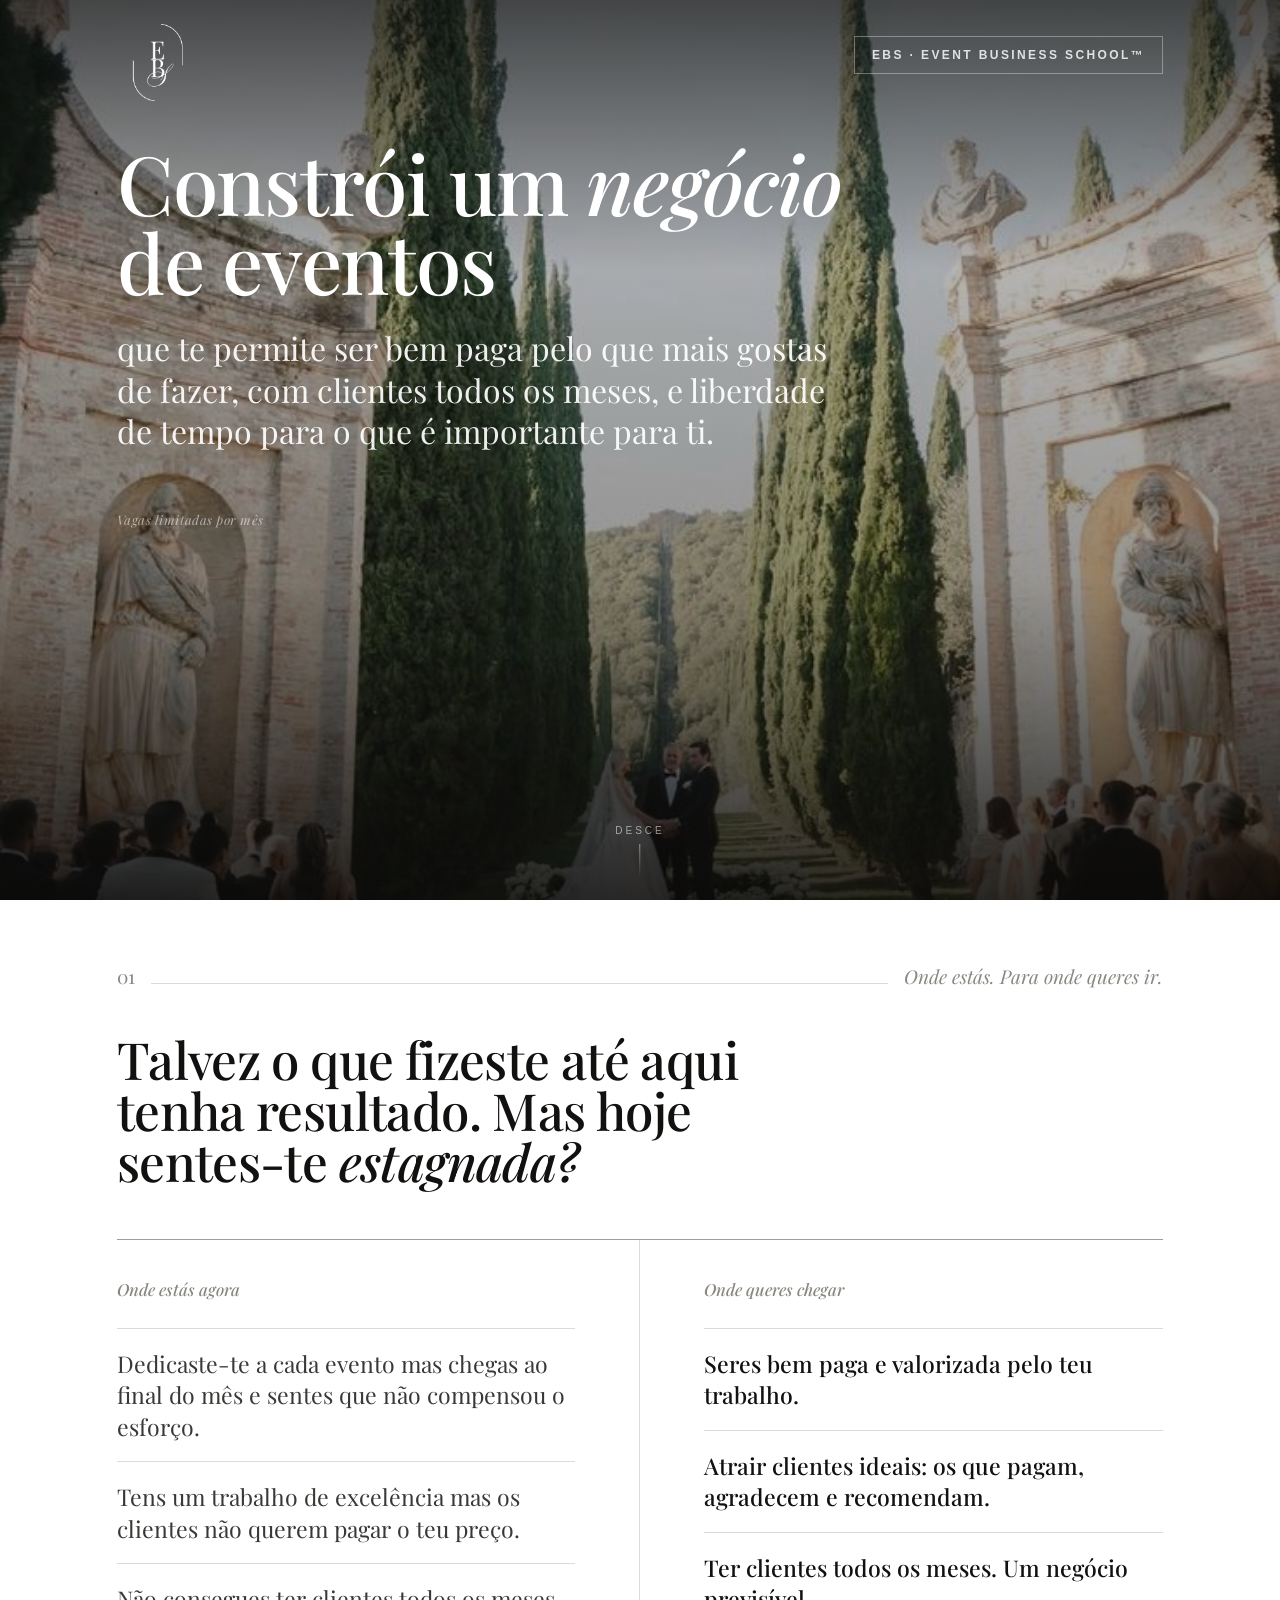
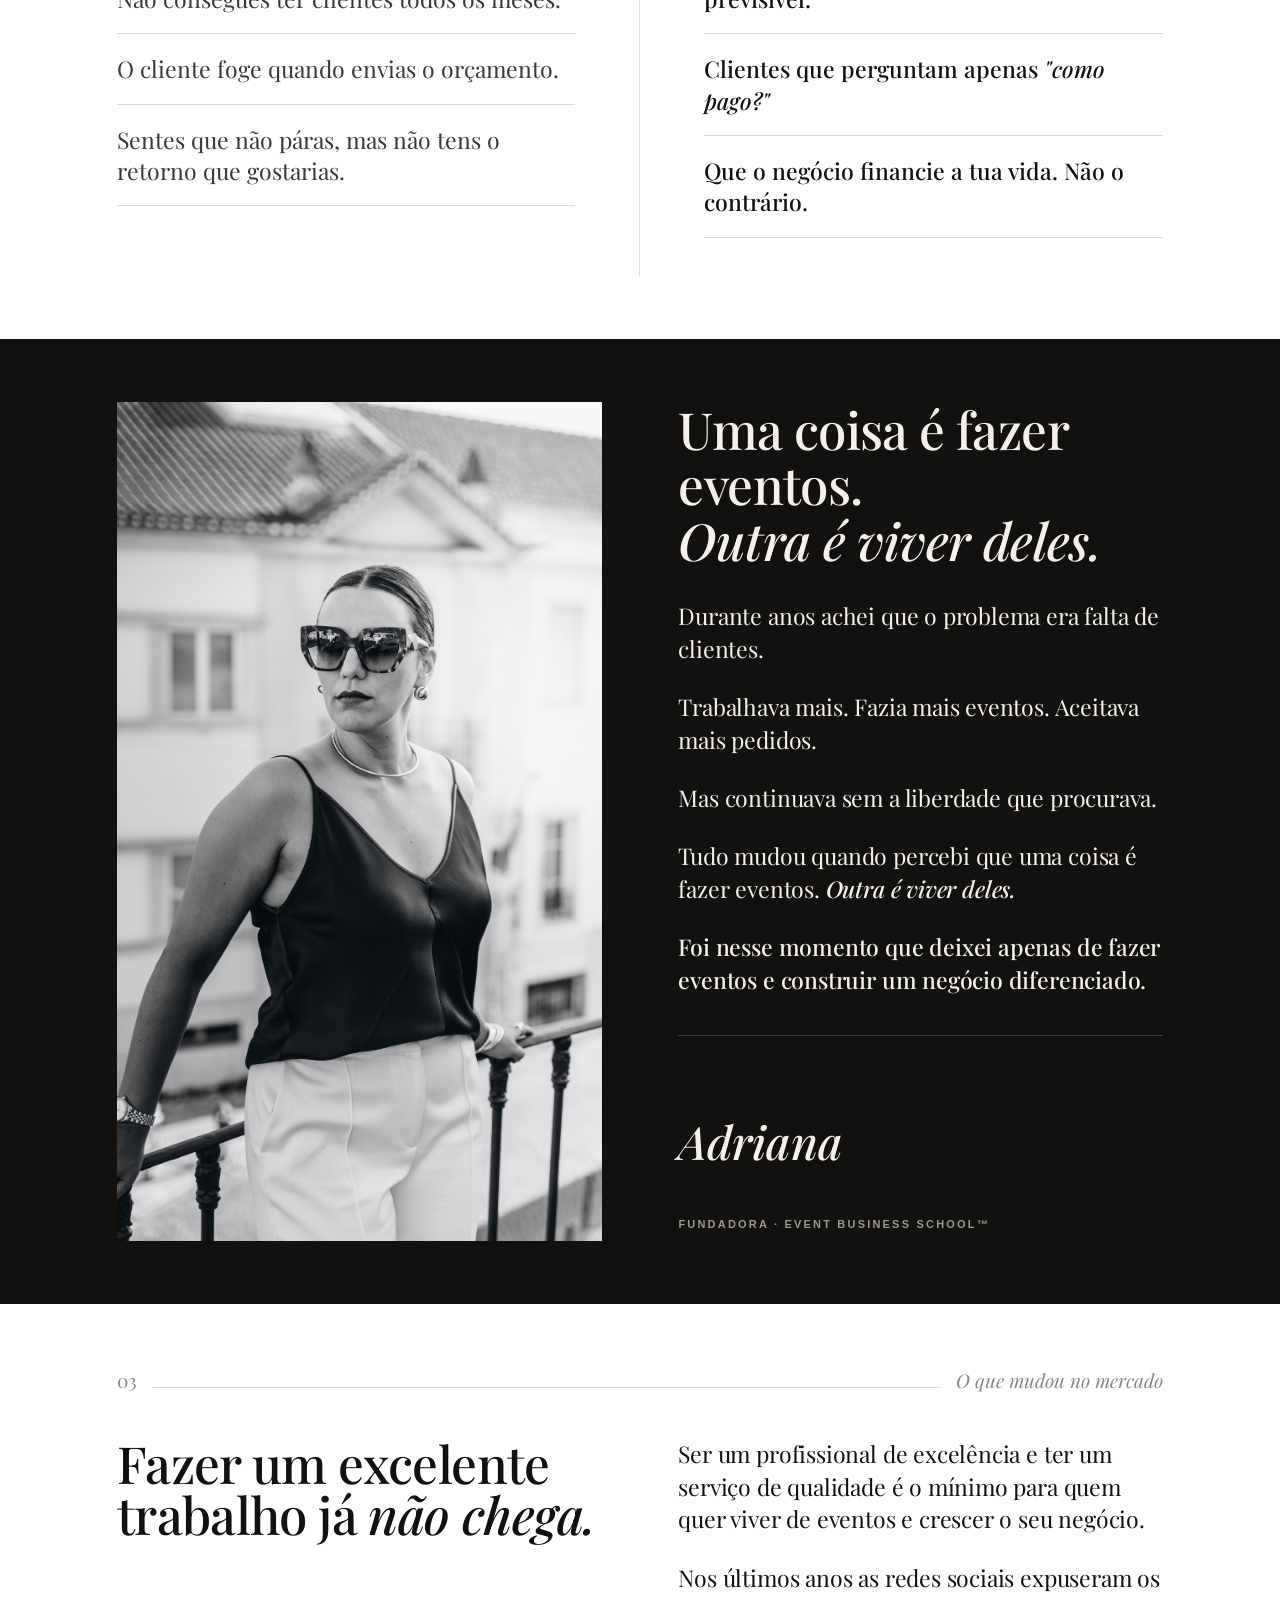
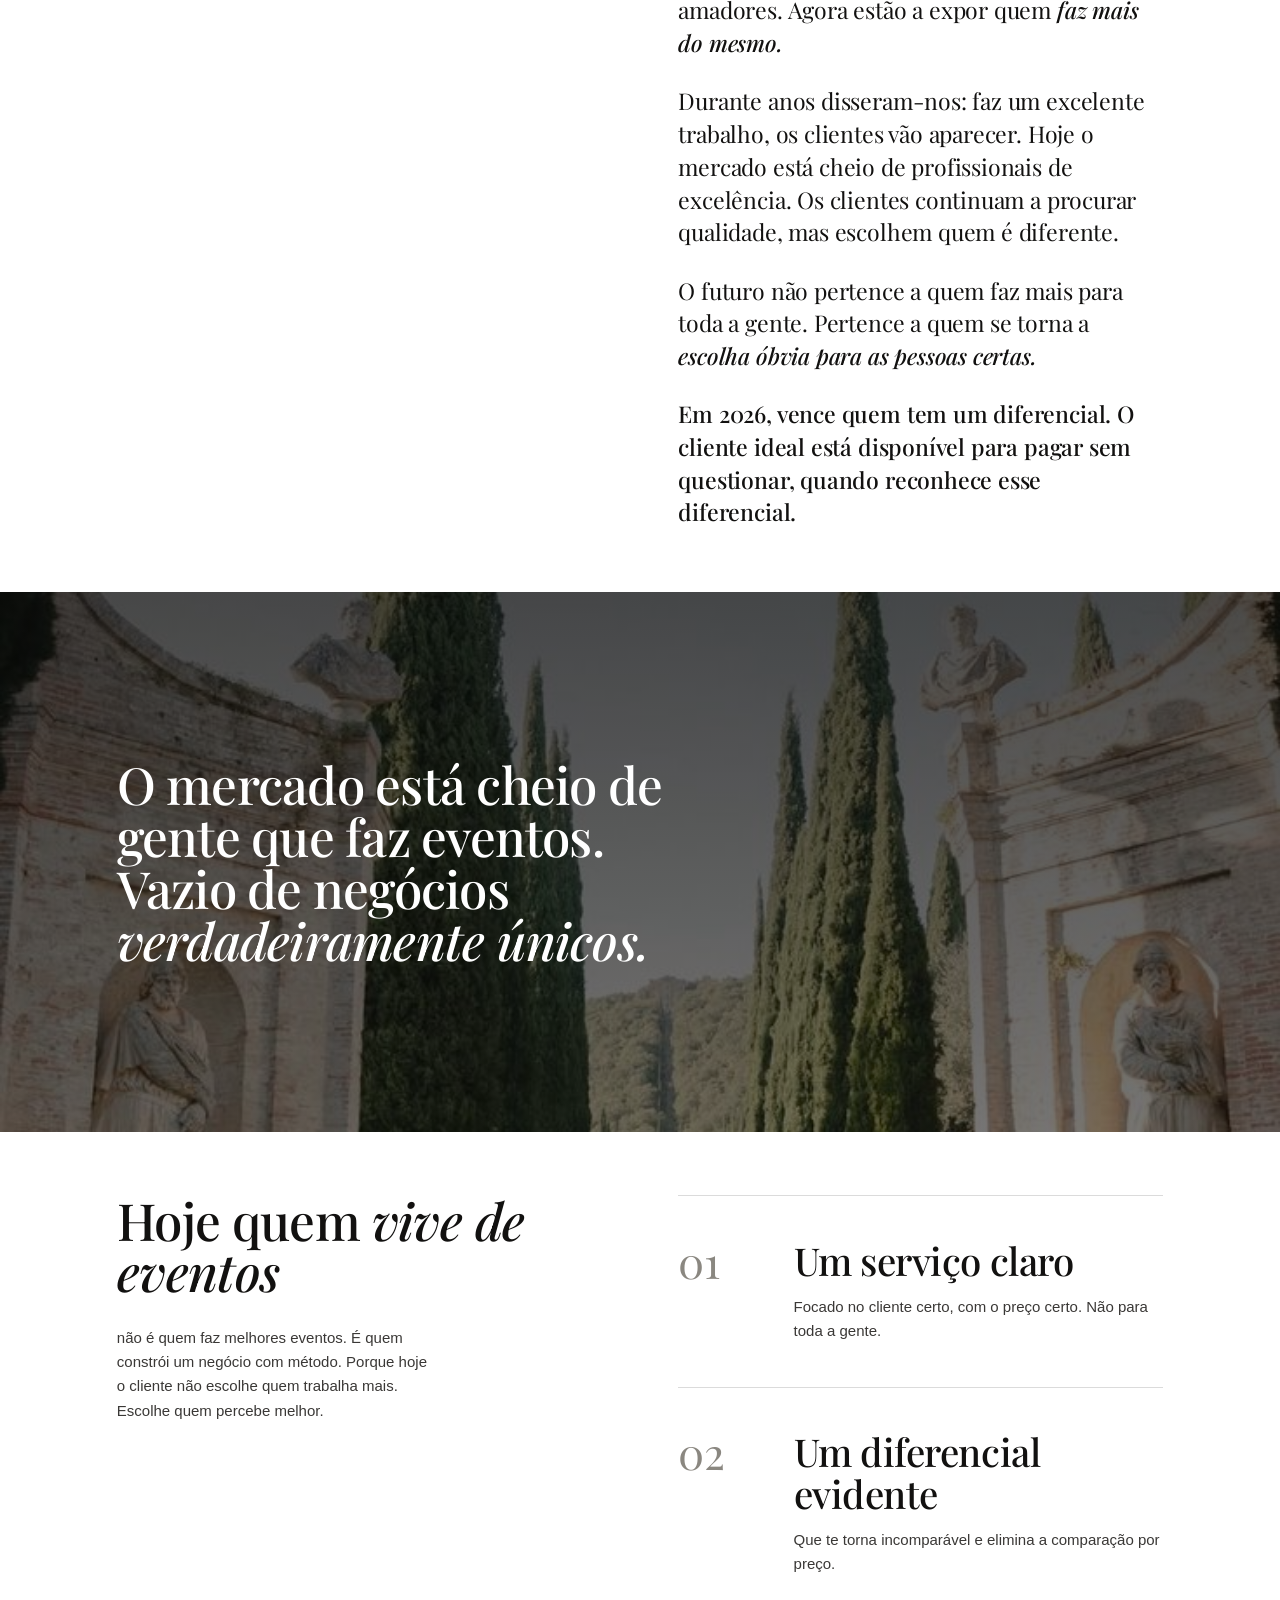
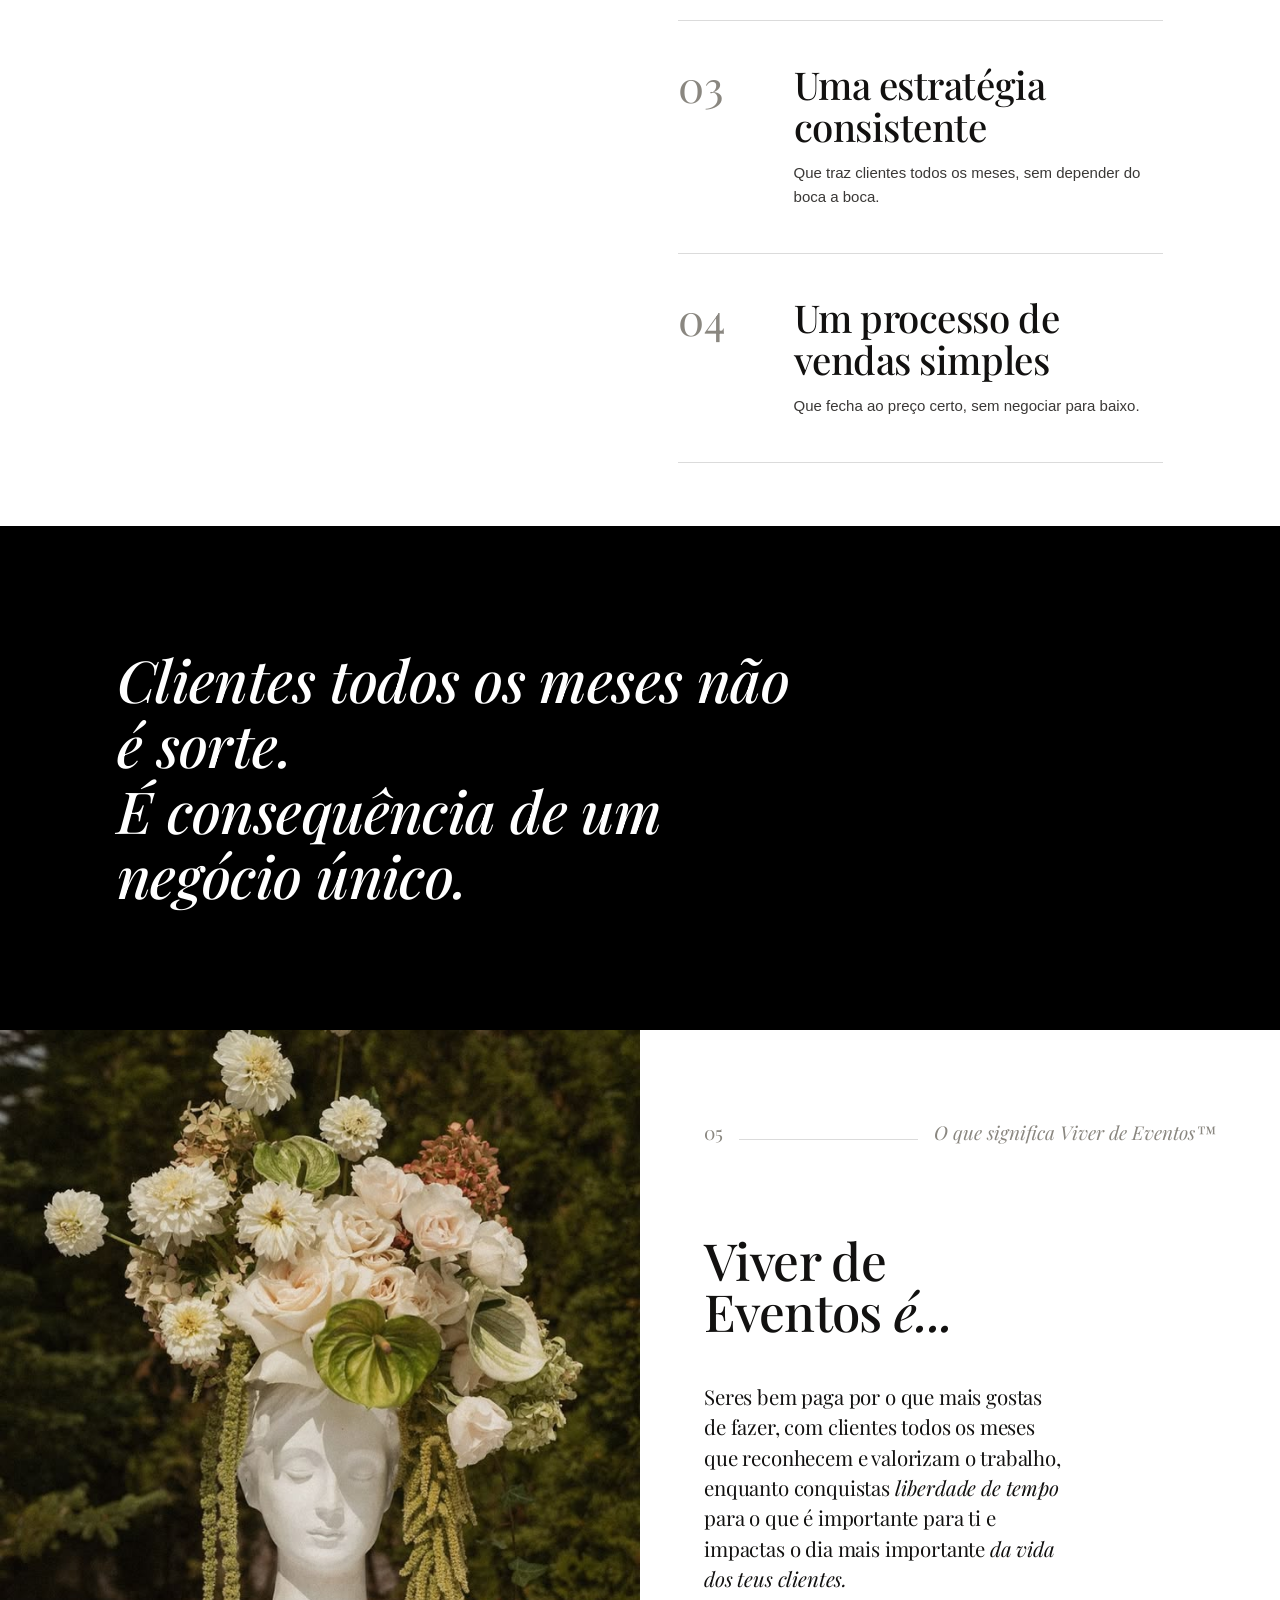
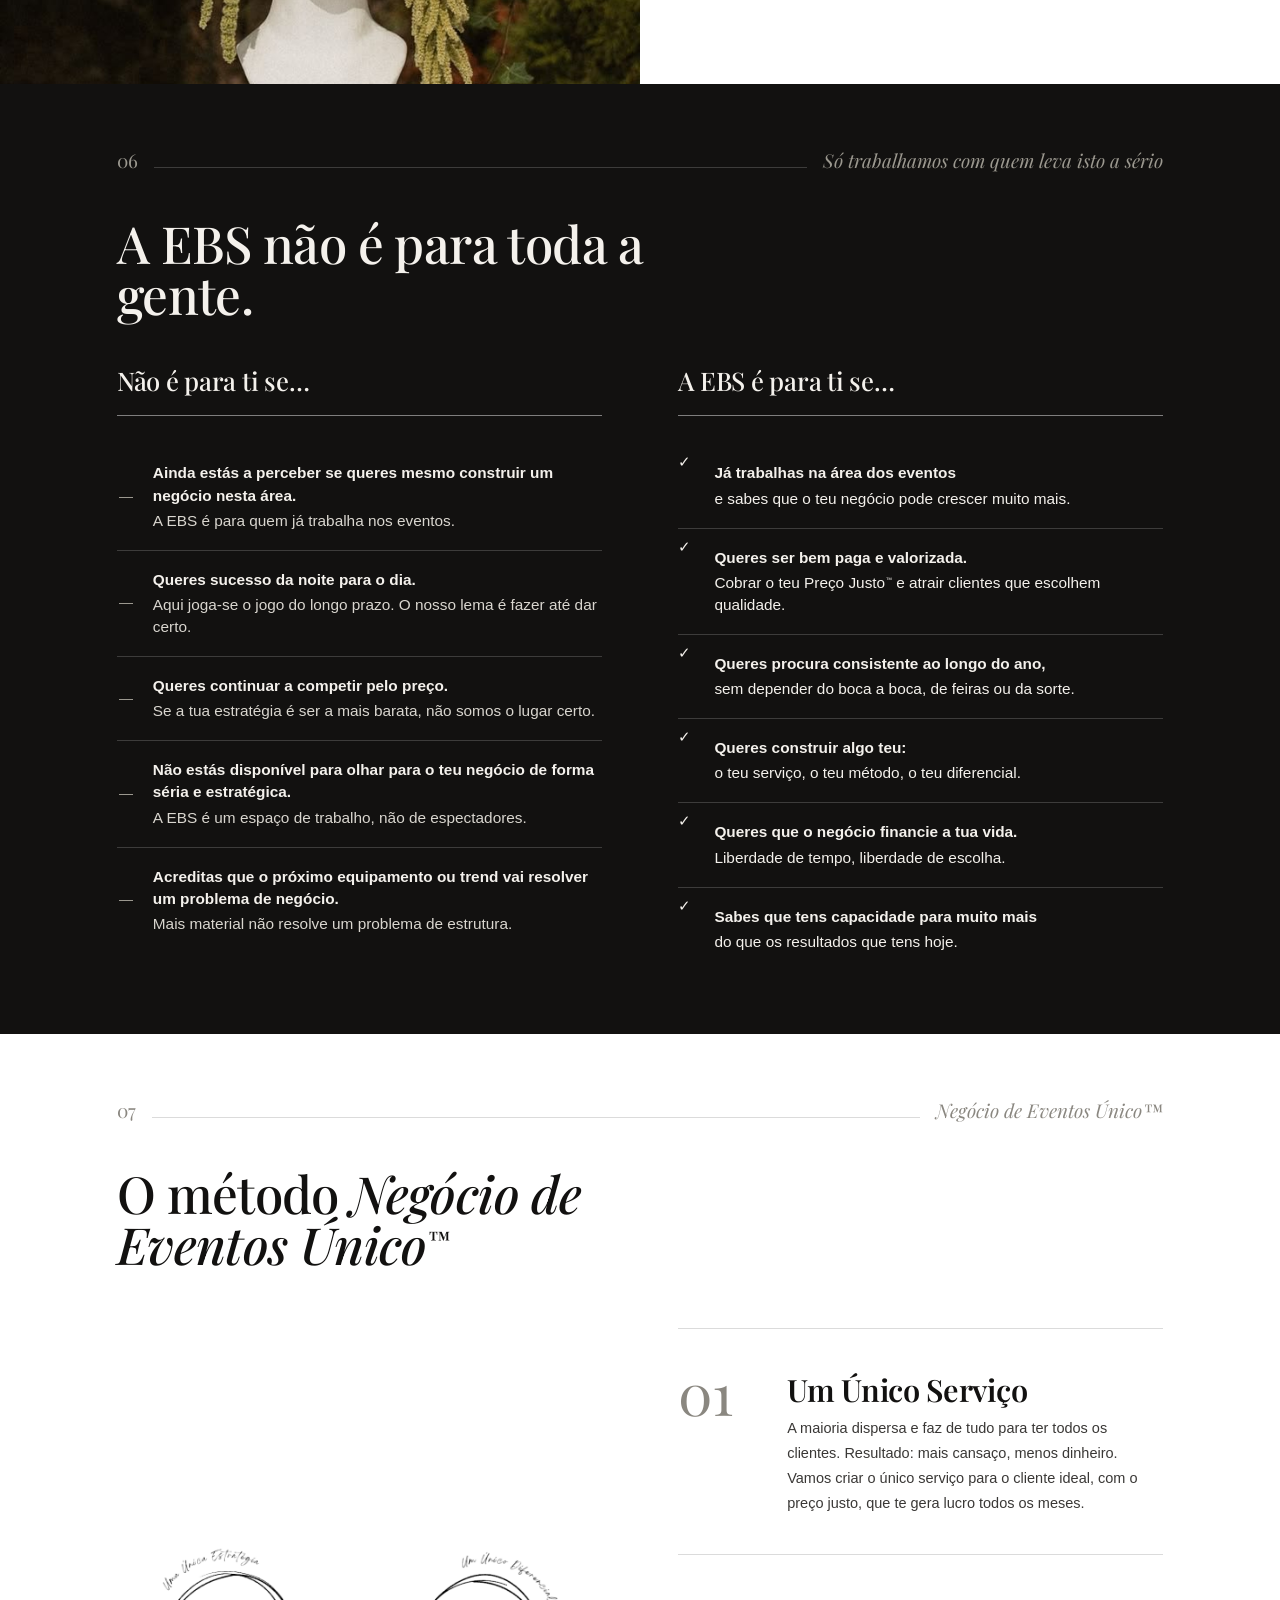
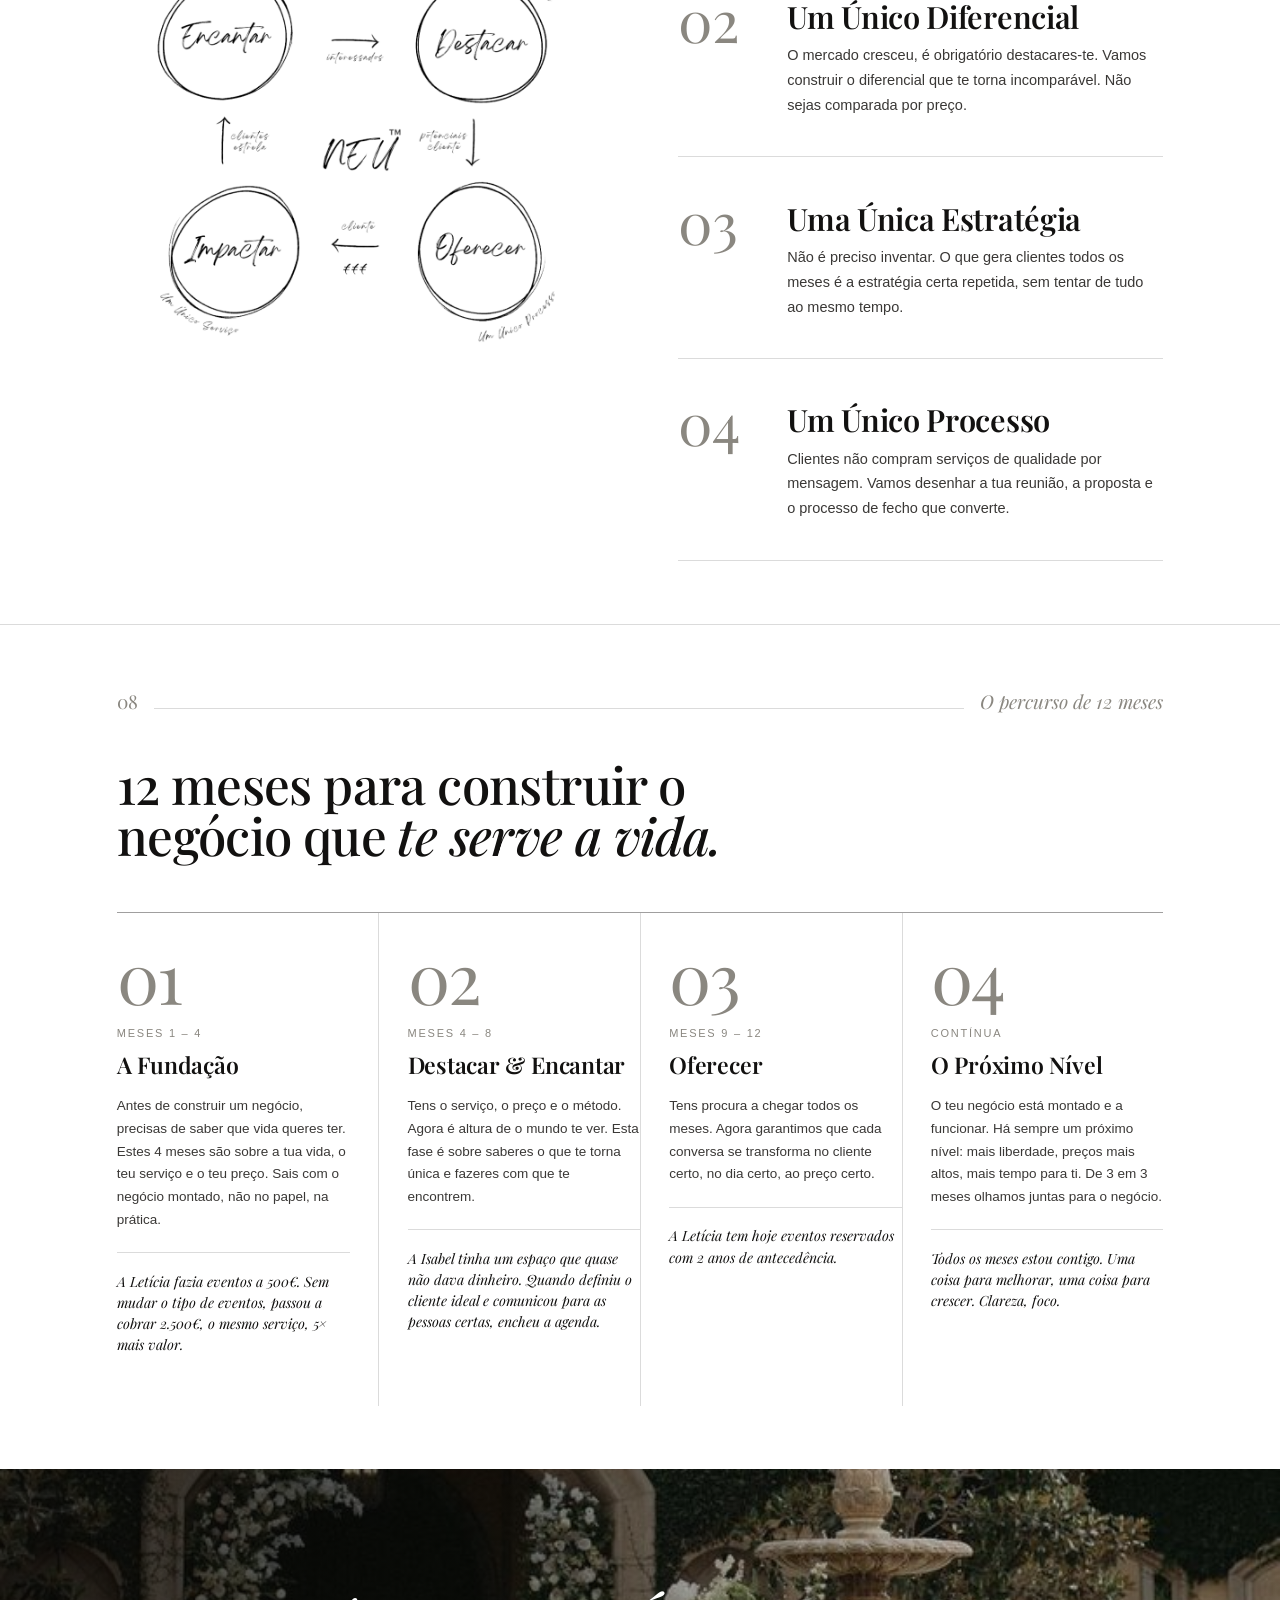
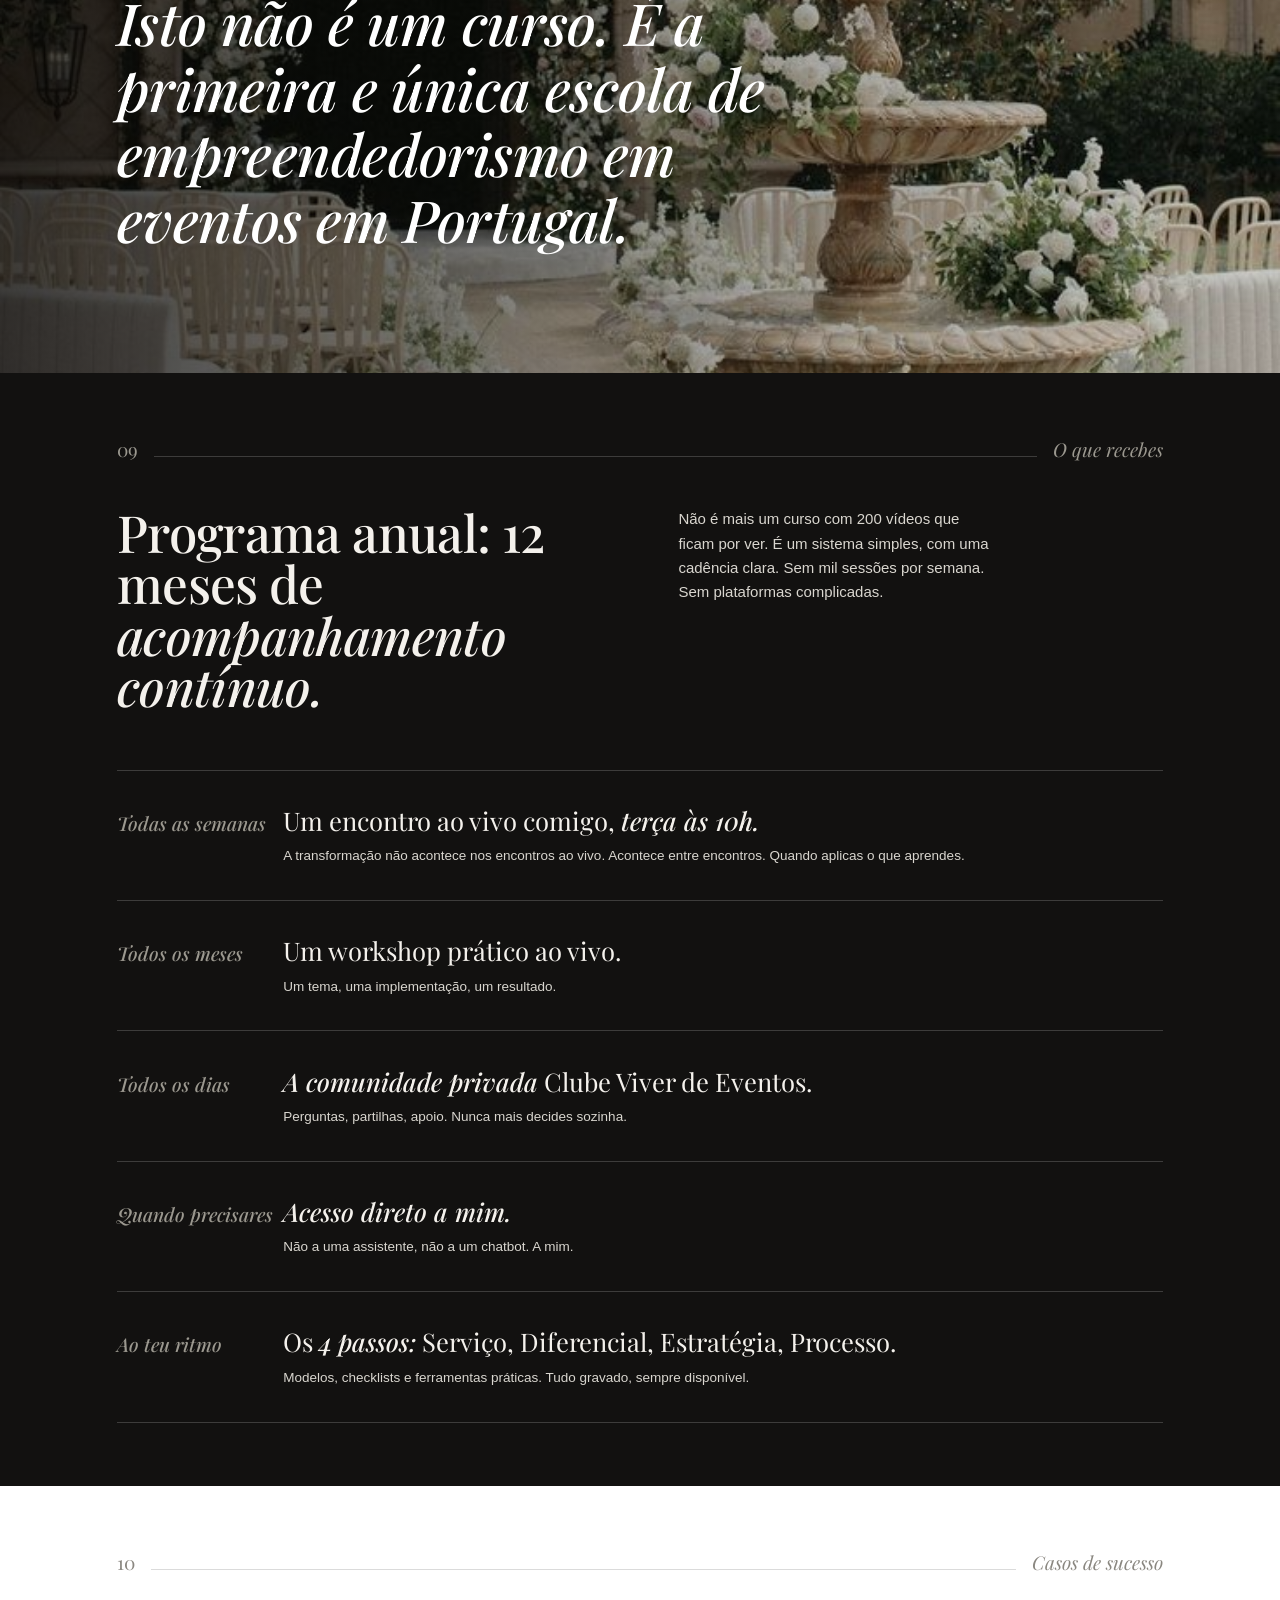
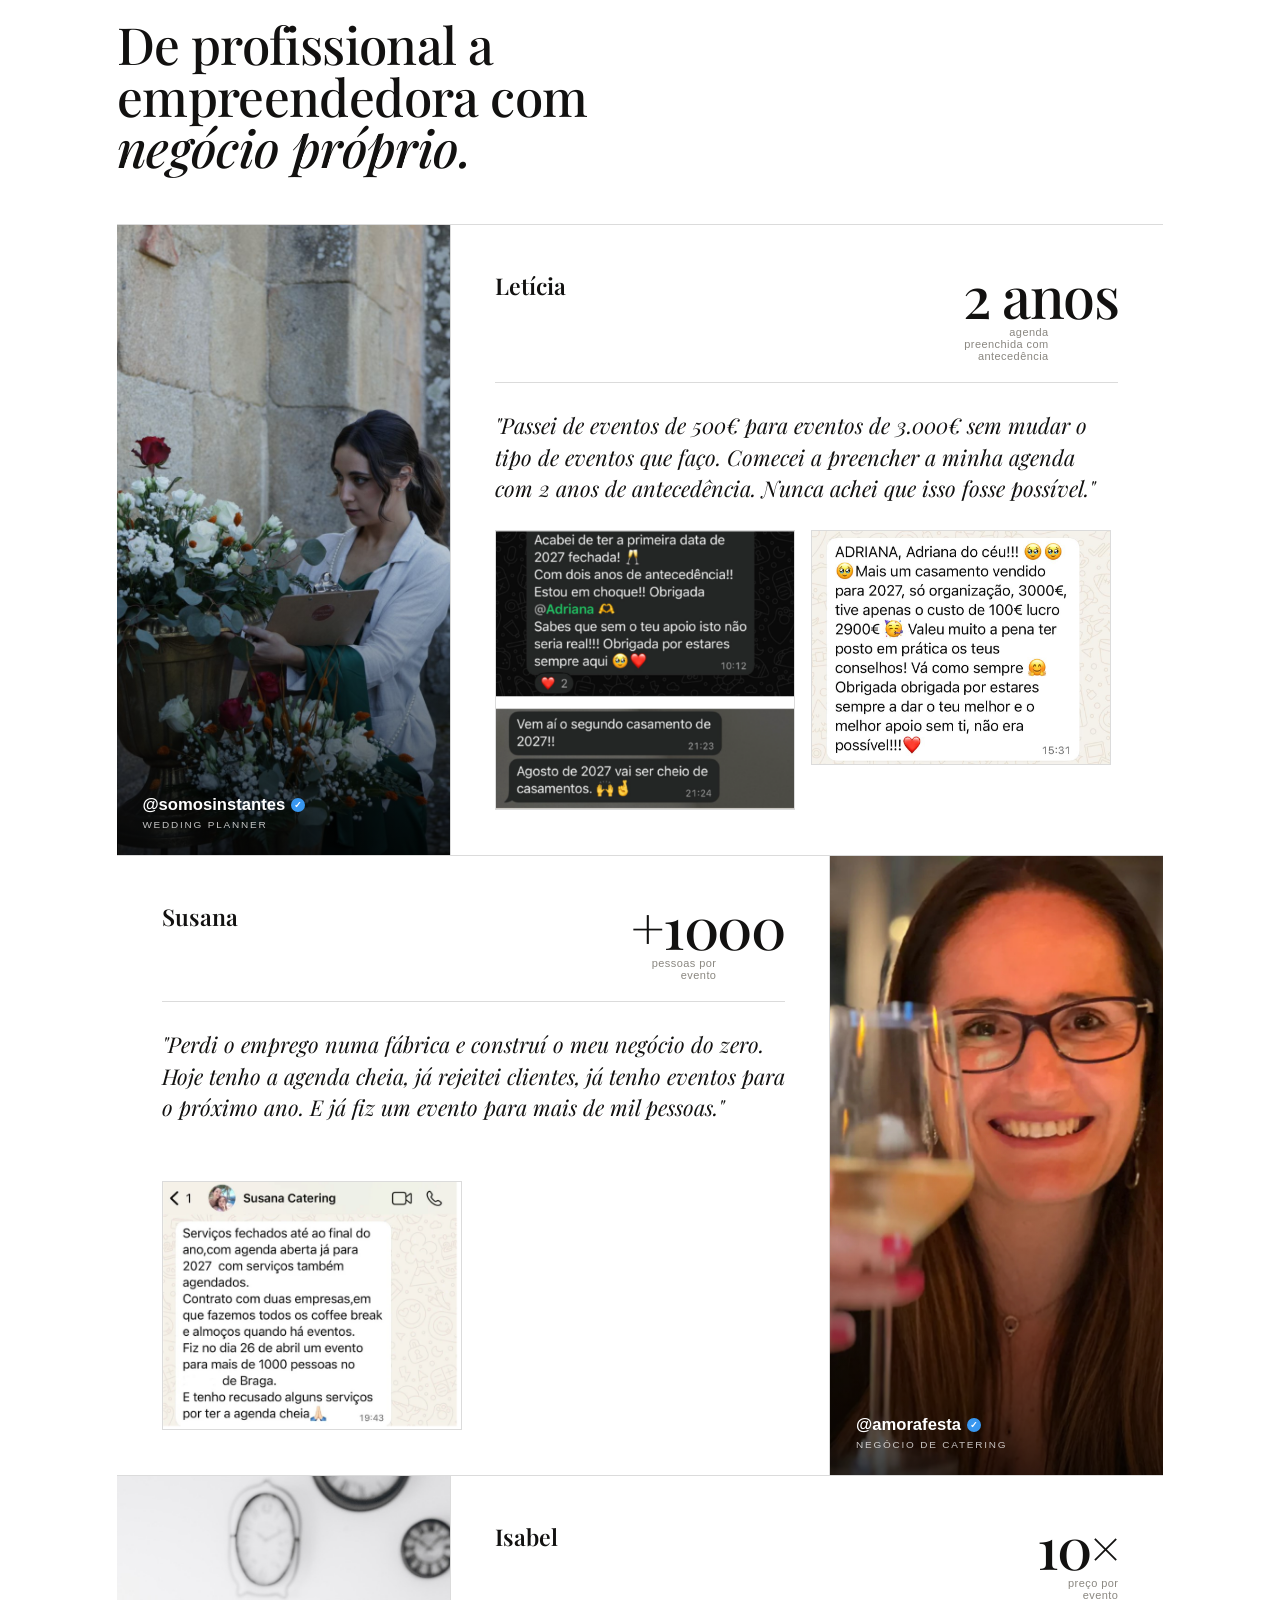
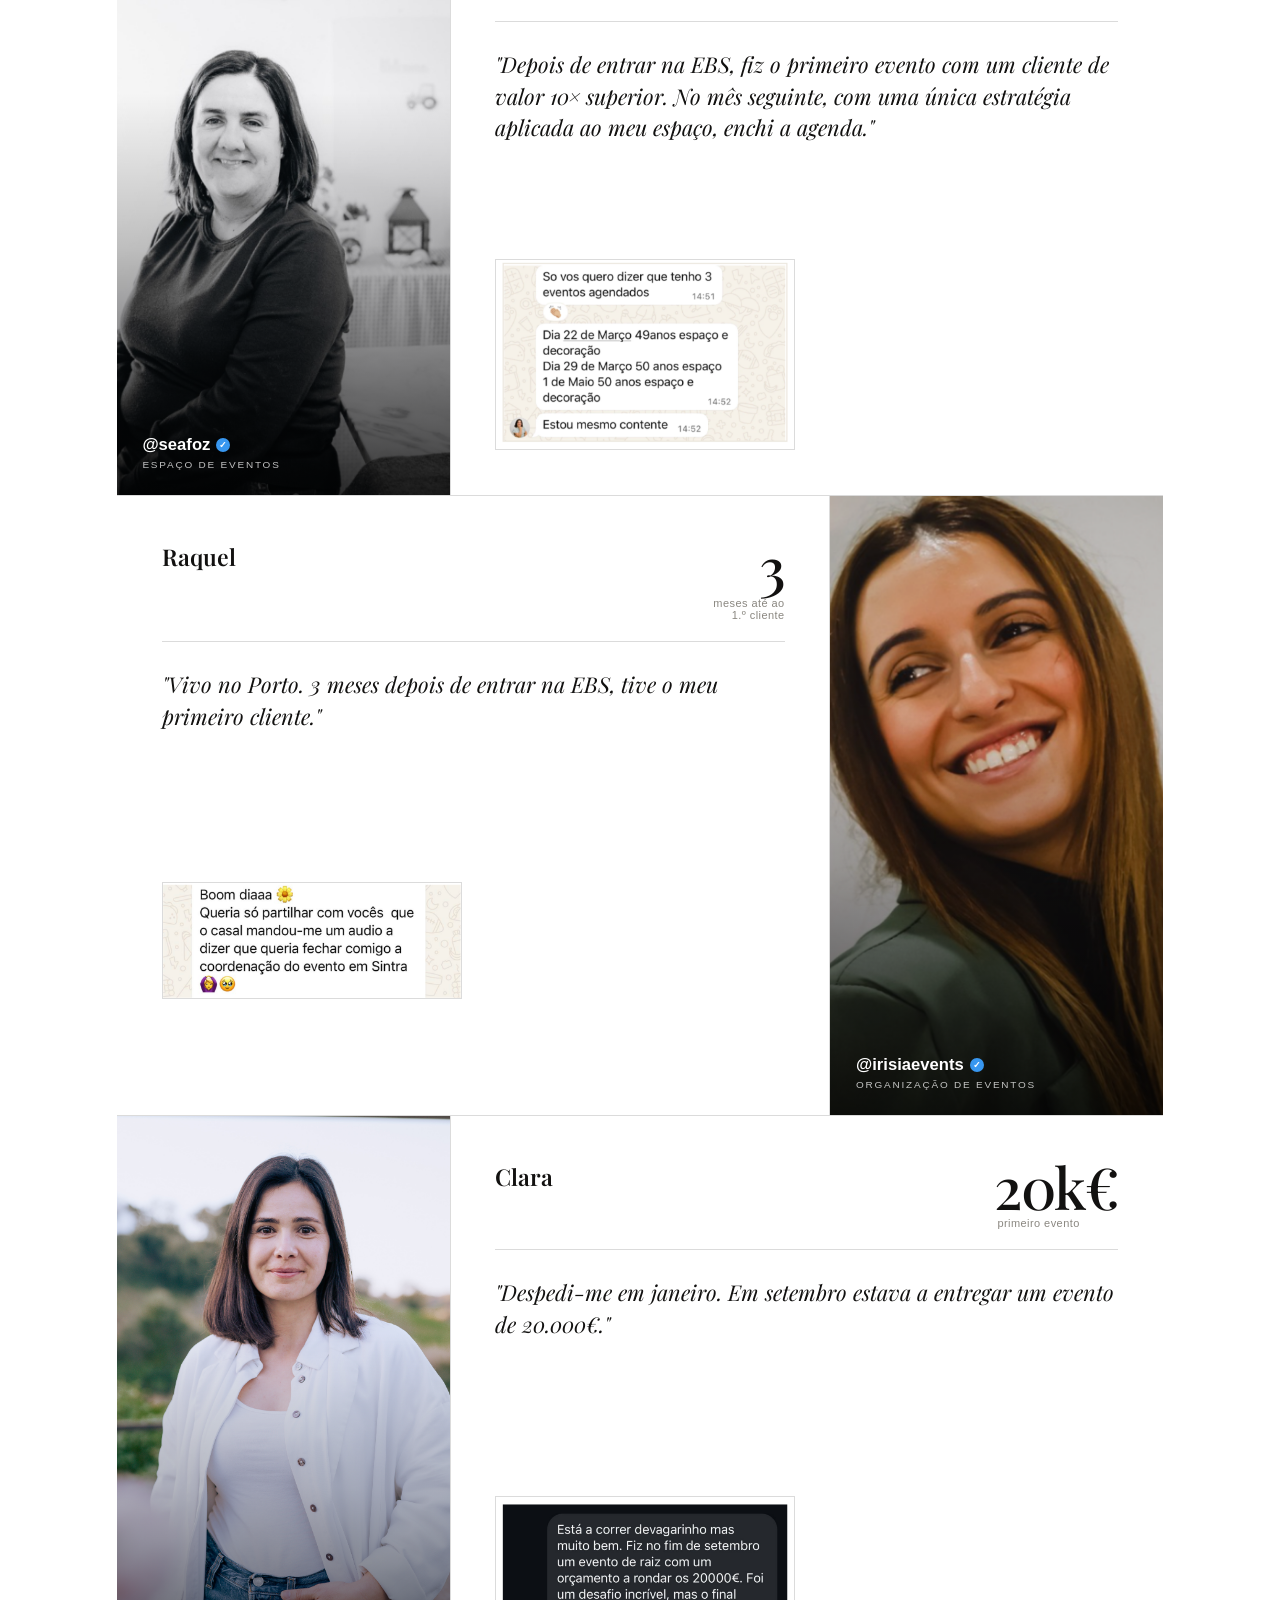
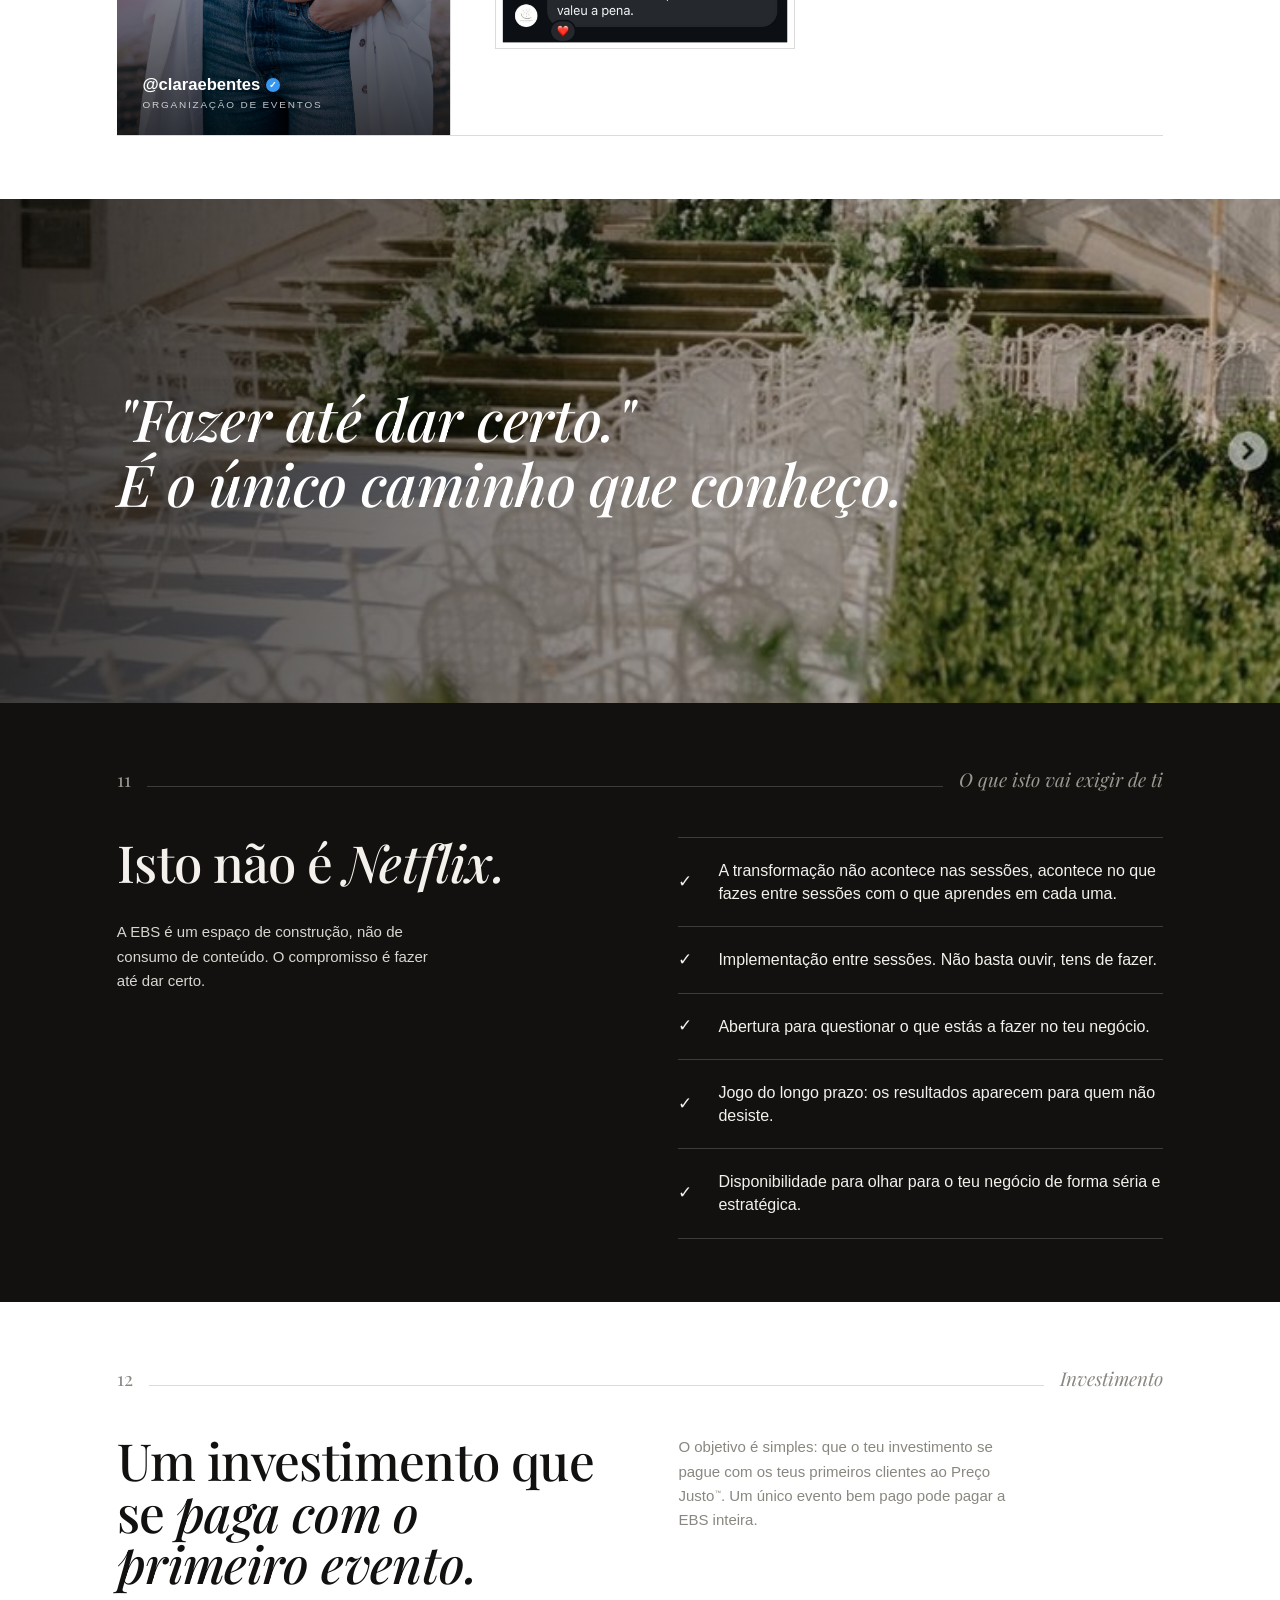
<file: index.html>
<!doctype html>
<html lang="pt-PT">
<head>
<meta charset="utf-8">
<meta name="viewport" content="width=device-width, initial-scale=1">
<meta http-equiv="Cache-Control" content="no-store, no-cache, must-revalidate">
<title>Event Business School</title>
</head>
<body style="margin:0;background:#121110">
<script>
  location.replace('pagina.html?cb=' + Date.now());
</script>
</body>
</html>
</file>
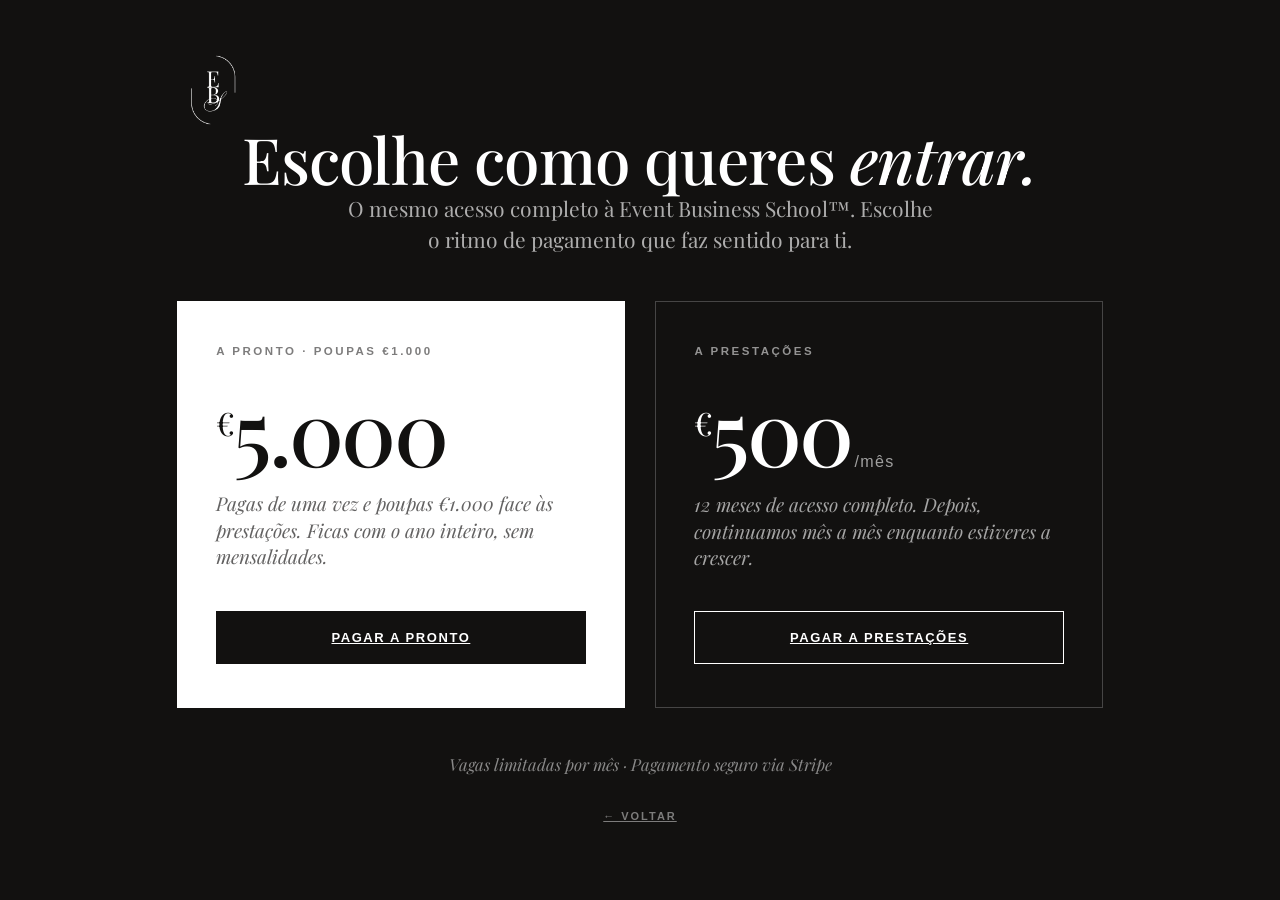
<file: escolher.html>
<!DOCTYPE html>
<html lang="pt-PT">
<head>
<meta charset="utf-8">
<meta name="viewport" content="width=device-width, initial-scale=1">
<title>Escolhe como entrar · Event Business School™</title>
<link rel="stylesheet" href="vendas.css">
<style>
  body{ background:var(--ink); color:#f4f1ec; min-height:100vh; display:flex; flex-direction:column; }
  .esc-wrap{ width:100%; max-width:1080px; margin:0 auto; padding:clamp(40px,6vh,80px) clamp(22px,6vw,80px); flex:1; display:flex; flex-direction:column; }
  .esc-mono{ text-align:center; }
  .esc-mono img{ height:clamp(64px,8vh,92px); width:auto; }
  .esc-head{ text-align:center; margin:clamp(28px,5vh,56px) 0 clamp(10px); }
  .esc-head h1{ font-family:var(--serif); font-weight:500; font-size:clamp(32px,5vw,64px); line-height:1.04; letter-spacing:-.012em; margin:0; color:#fff; }
  .esc-head h1 em{ font-style:italic; }
  .esc-sub{ text-align:center; font-family:var(--serif); font-weight:400; font-size:clamp(16px,1.8vw,21px); color:rgba(255,255,255,.66); max-width:46ch; margin:0 auto clamp(34px,5vh,58px); line-height:1.5; }
  .esc-grid{ display:grid; grid-template-columns:1fr 1fr; gap:clamp(18px,2.4vw,30px); align-items:stretch; }
  .opt{ border:1px solid rgba(255,255,255,.22); padding:clamp(28px,3.4vw,46px) clamp(24px,3vw,42px); display:flex; flex-direction:column; min-height:340px; transition:border-color .25s, background .25s; }
  .opt:hover{ border-color:#fff; background:rgba(255,255,255,.03); }
  .opt .tag{ font-family:var(--sans); font-weight:600; font-size:11.5px; letter-spacing:.22em; text-transform:uppercase; color:rgba(255,255,255,.55); margin:0 0 clamp(20px,3vw,34px); }
  .opt .amt{ font-family:var(--serif); font-weight:500; font-size:clamp(50px,7vw,92px); line-height:.86; letter-spacing:-.03em; color:#fff; margin:0; }
  .opt .amt .cur{ font-size:.36em; vertical-align:super; font-weight:400; }
  .opt .amt .per{ font-family:var(--sans); font-weight:300; font-size:.18em; letter-spacing:.08em; vertical-align:baseline; color:rgba(255,255,255,.6); margin-left:.18em; }
  .opt .note{ font-family:var(--serif); font-style:italic; font-weight:400; font-size:clamp(15px,1.5vw,19px); color:rgba(255,255,255,.62); margin:clamp(16px,2vw,22px) 0 0; line-height:1.4; }
  .opt .spacer{ flex:1; }
  .opt .go{ display:inline-block; text-align:center; font-family:var(--sans); font-weight:600; font-size:13px; letter-spacing:.12em; text-transform:uppercase; padding:18px 28px; margin-top:clamp(26px,3.5vw,40px); border:1px solid #fff; }
  .opt.solid{ background:#fff; border-color:#fff; }
  .opt.solid .tag{ color:rgba(18,17,16,.55); }
  .opt.solid .amt{ color:var(--ink); }
  .opt.solid .amt .per{ color:rgba(18,17,16,.6); }
  .opt.solid .note{ color:rgba(18,17,16,.66); }
  .opt.solid .go{ background:var(--ink); color:#fff; border-color:var(--ink); }
  .opt.solid .go:hover{ background:transparent; color:var(--ink); }
  .opt.line .go{ background:transparent; color:#fff; }
  .opt.line .go:hover{ background:#fff; color:var(--ink); }
  .esc-foot{ text-align:center; font-family:var(--serif); font-style:italic; font-size:clamp(14px,1.3vw,17px); color:rgba(255,255,255,.5); margin-top:clamp(30px,5vh,52px); }
  .esc-back{ display:block; text-align:center; font-family:var(--sans); font-weight:600; font-size:11px; letter-spacing:.18em; text-transform:uppercase; color:rgba(255,255,255,.45); margin-top:18px; }
  @media (max-width:760px){
    .esc-grid{ grid-template-columns:1fr; }
    .opt{ min-height:0; }
  }
</style>
</head>
<body>
  <div class="esc-wrap">
    <div class="esc-mono"><img src="assets/monogram-white.png" alt="Event Business School™"></div>

    <div class="esc-head">
      <h1>Escolhe como queres <em>entrar.</em></h1>
    </div>
    <p class="esc-sub">O mesmo acesso completo à Event Business School™. Escolhe o ritmo de pagamento que faz sentido para ti.</p>

    <div class="esc-grid">
      <div class="opt solid">
        <p class="tag">A pronto · poupas €1.000</p>
        <p class="amt"><span class="cur">€</span>5.000</p>
        <p class="note">Pagas de uma vez e poupas €1.000 face às prestações. Ficas com o ano inteiro, sem mensalidades.</p>
        <div class="spacer"></div>
        <a class="go" href="https://buy.stripe.com/eVqbJ3dd3cSL95ub3X8N20e" target="_top" rel="noopener" data-link="integral">Pagar a pronto</a>
      </div>

      <div class="opt line">
        <p class="tag">A prestações</p>
        <p class="amt"><span class="cur">€</span>500<span class="per">/mês</span></p>
        <p class="note">12 meses de acesso completo. Depois, continuamos mês a mês enquanto estiveres a crescer.</p>
        <div class="spacer"></div>
        <a class="go" href="https://buy.stripe.com/aFa28t6OF9Gz4Pe3Bv8N20f" target="_top" rel="noopener" data-link="prestacoes">Pagar a prestações</a>
      </div>
    </div>

    <p class="esc-foot">Vagas limitadas por mês · Pagamento seguro via Stripe</p>
    <a class="esc-back" href="pagina.html">← Voltar</a>
  </div>
</body>
</html>
</file>
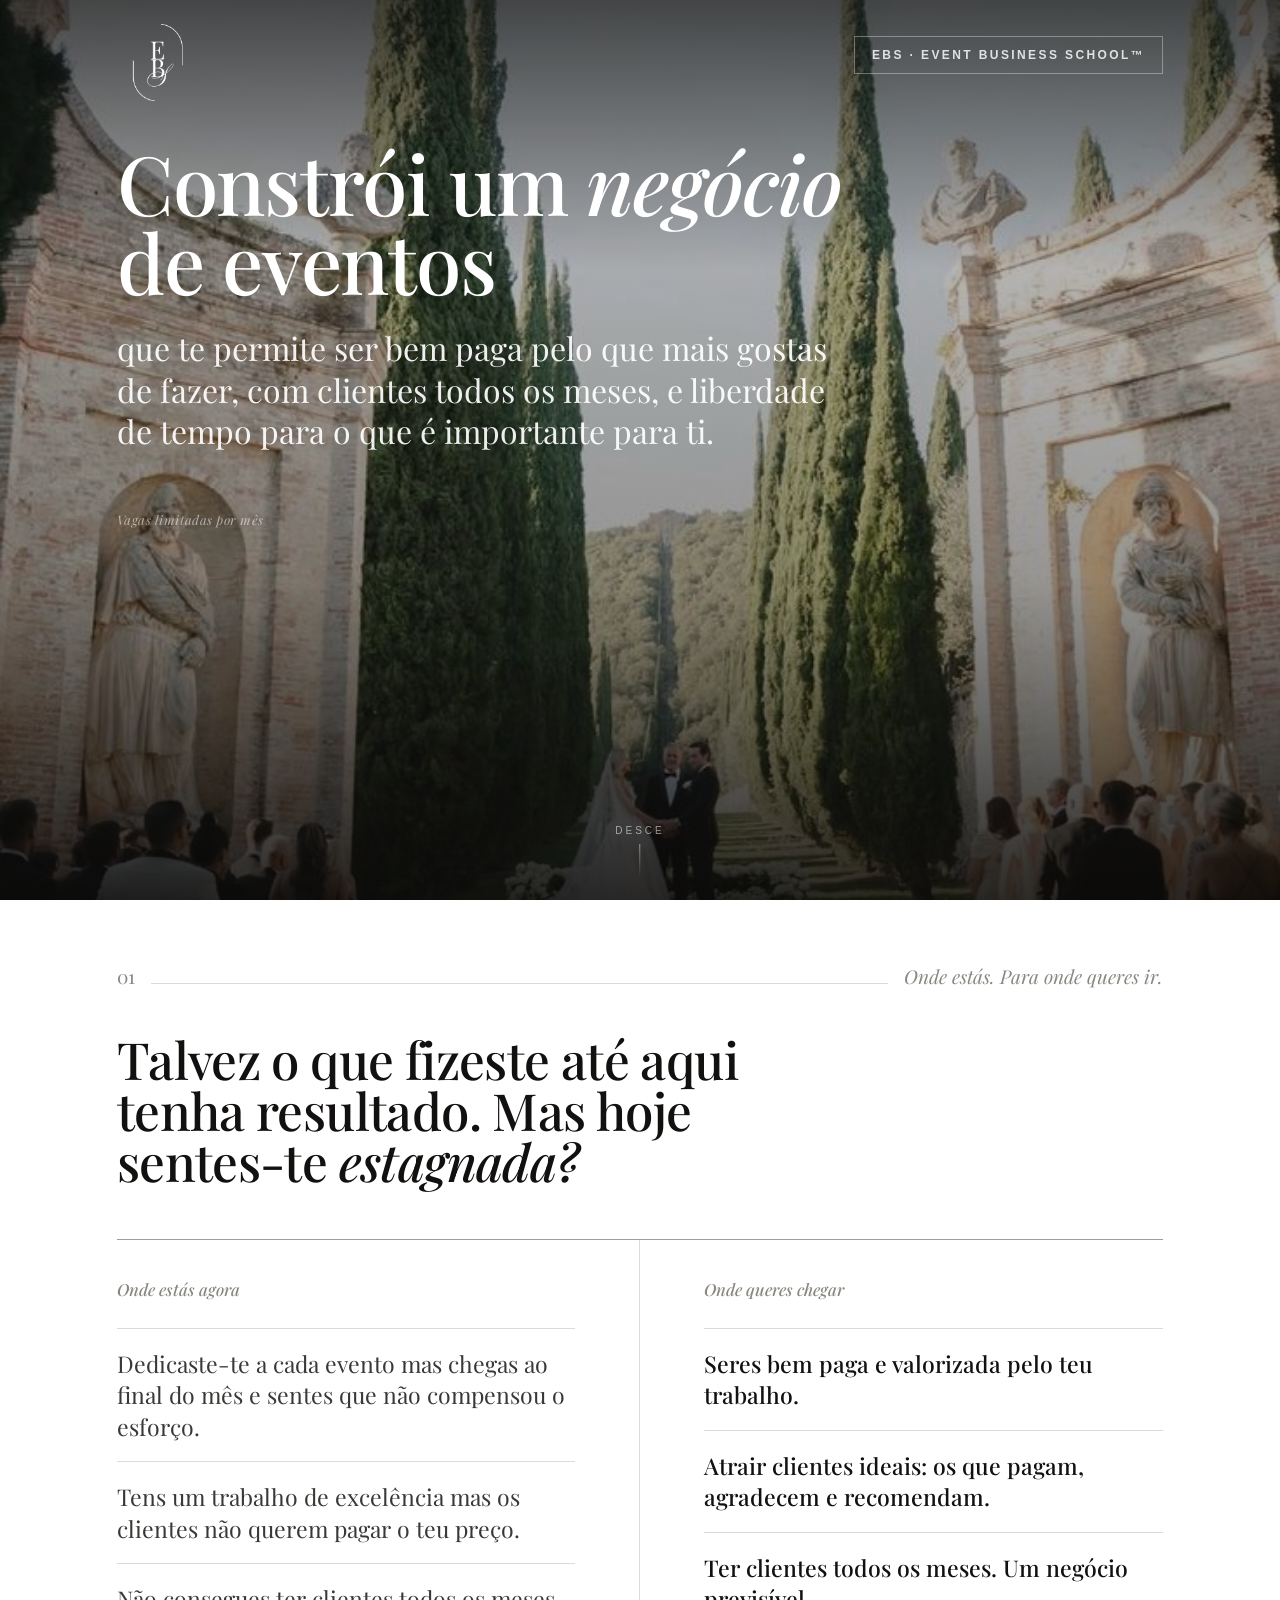
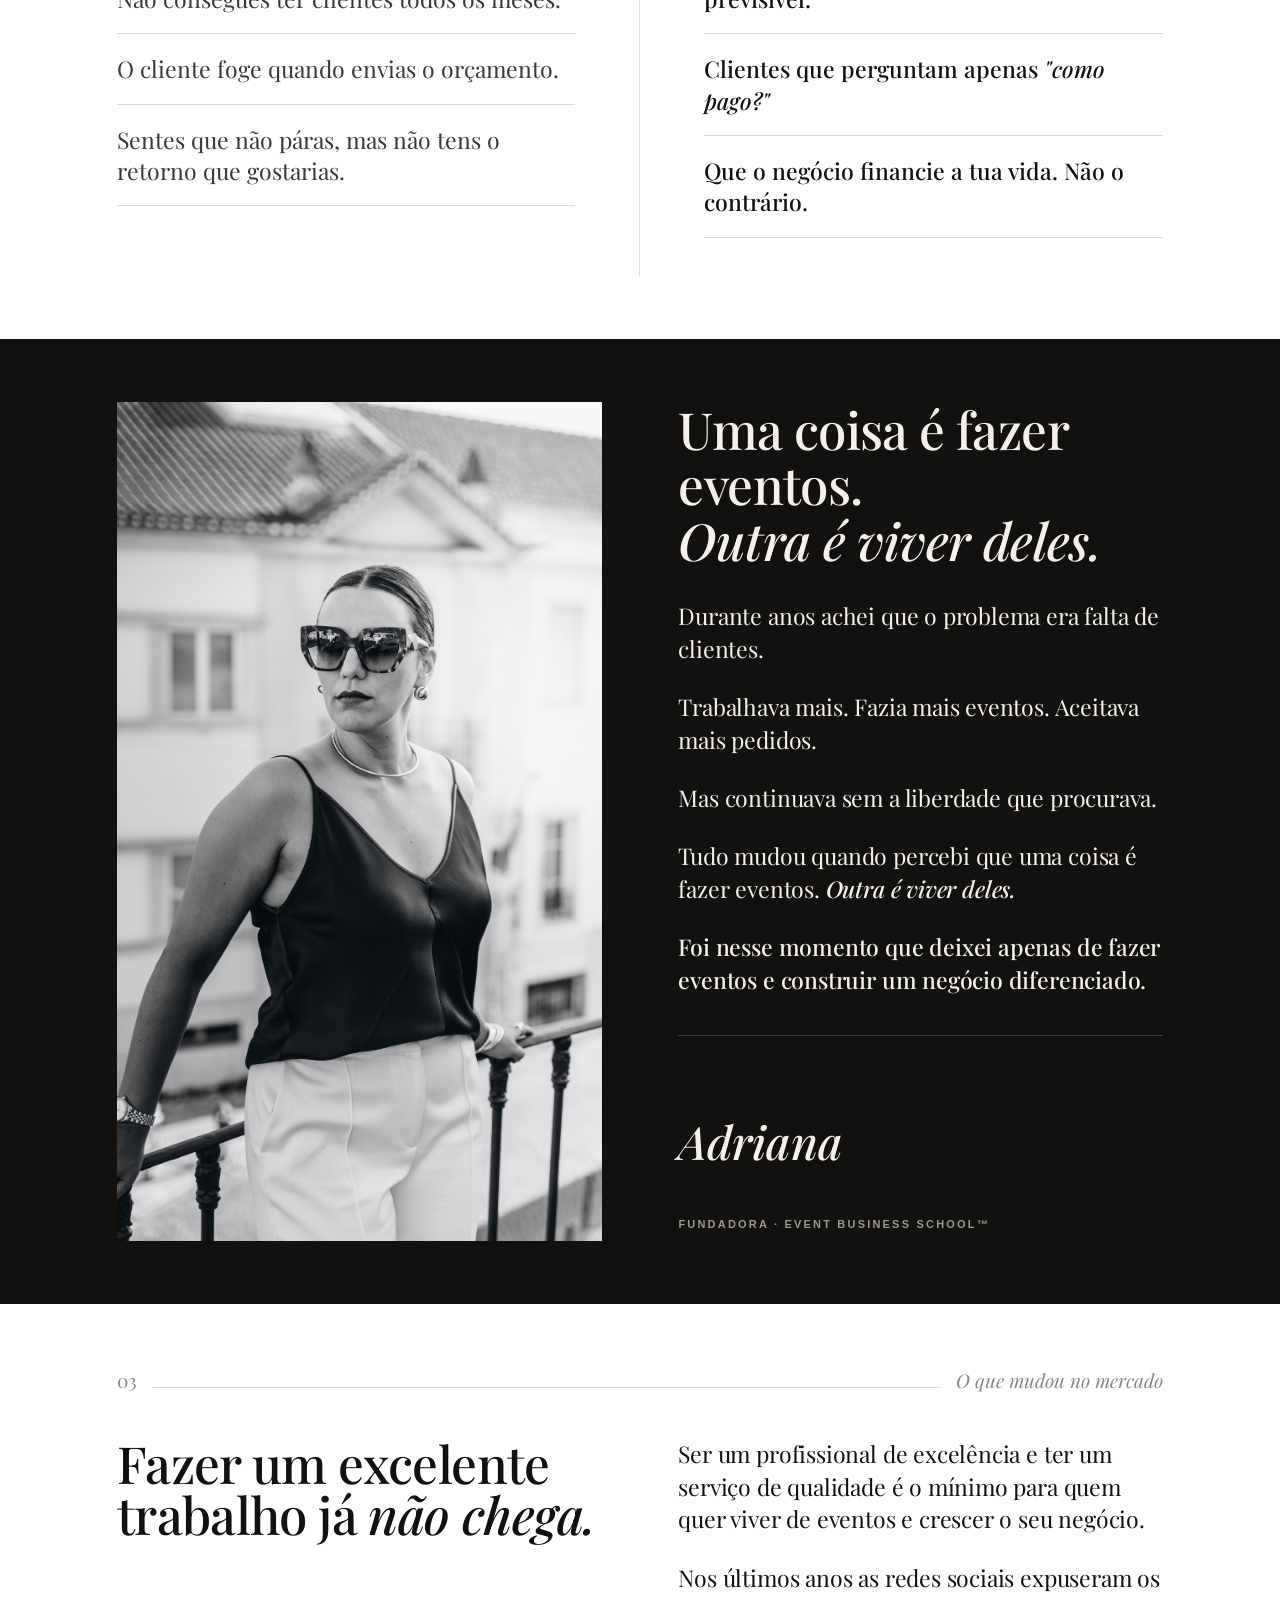
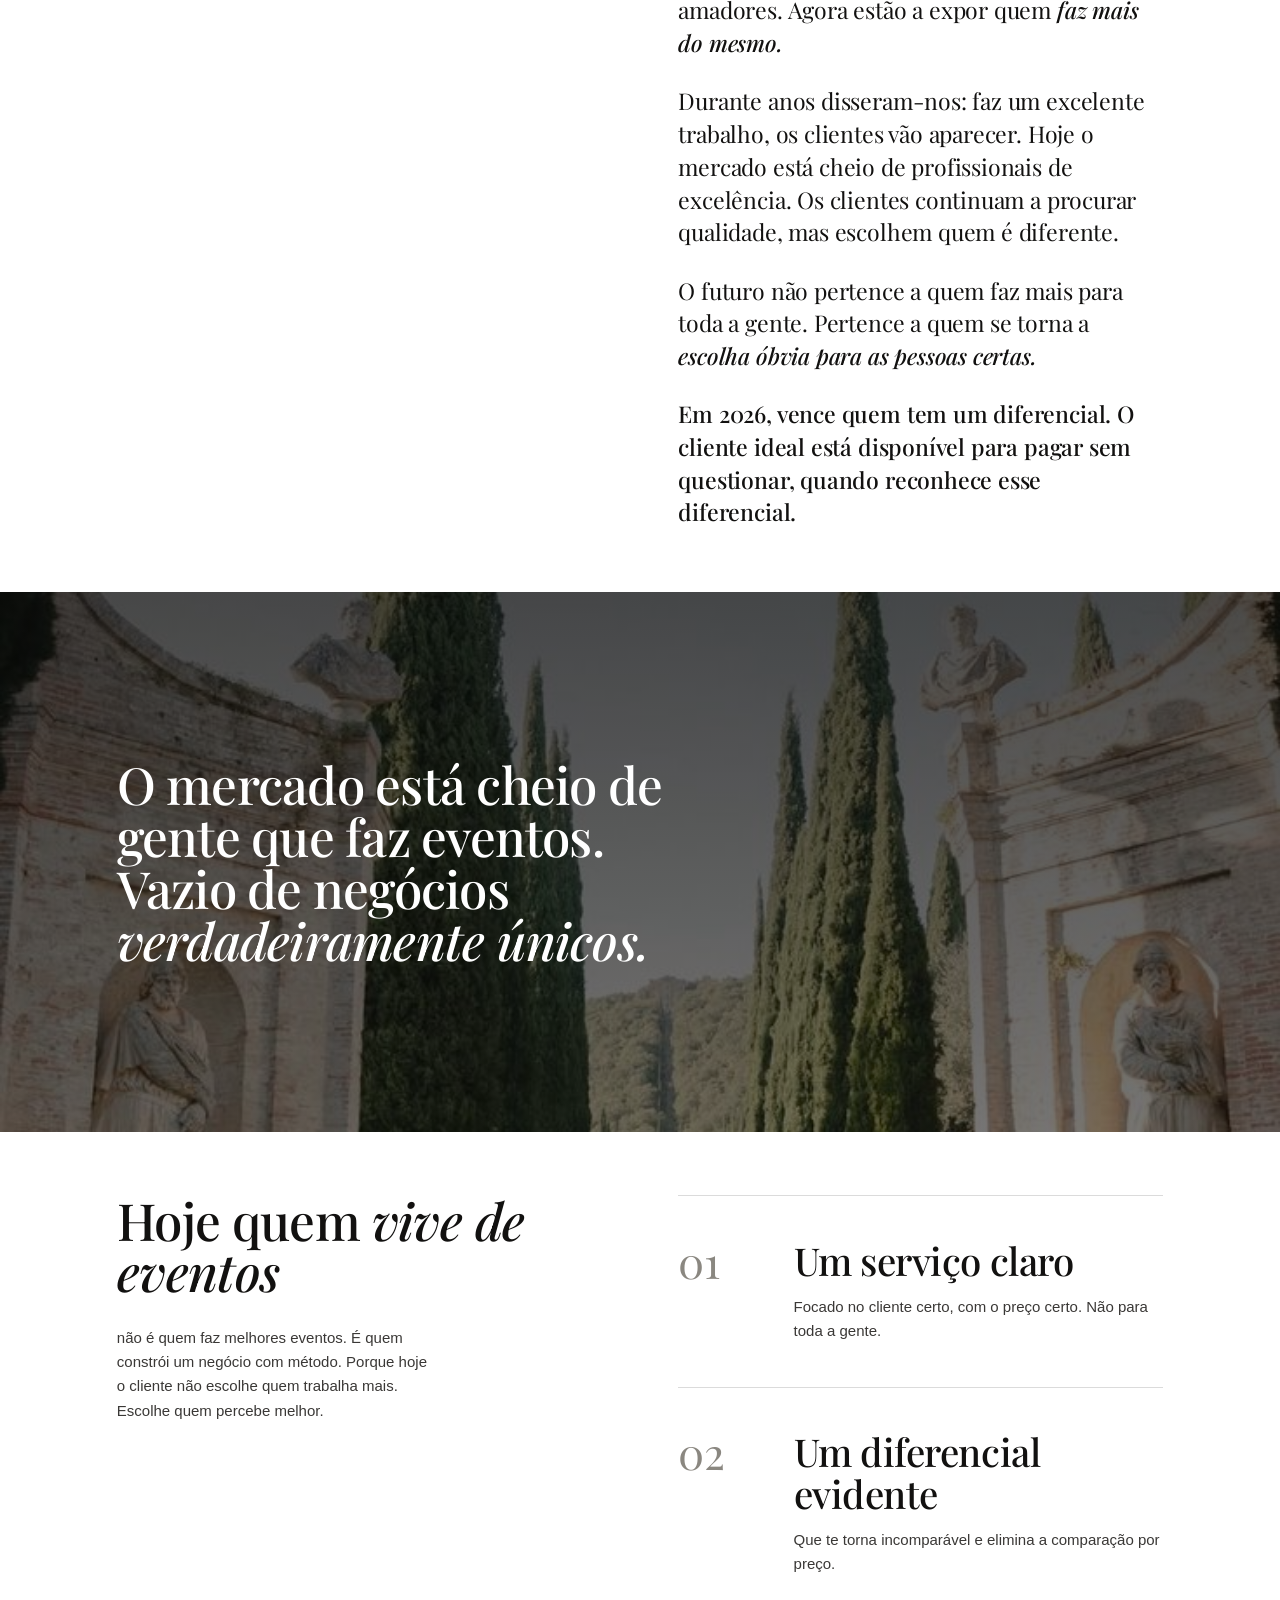
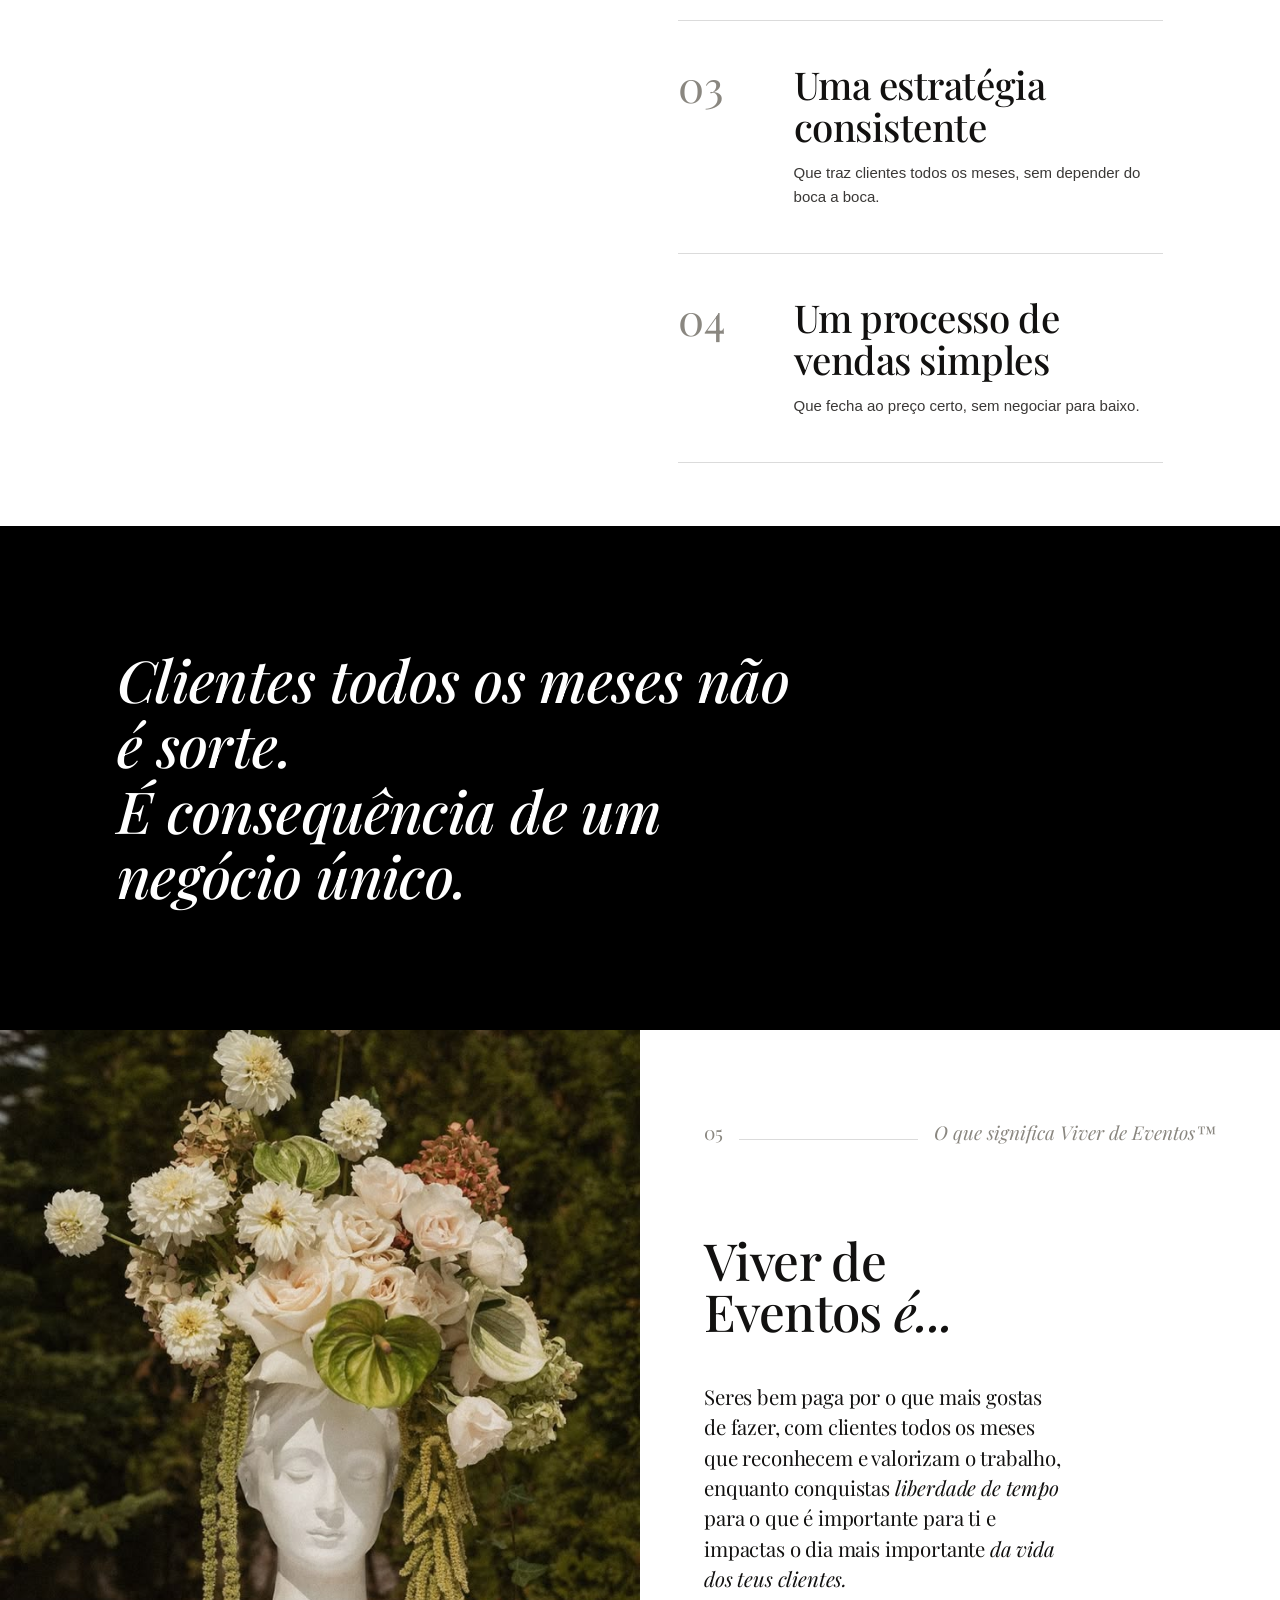
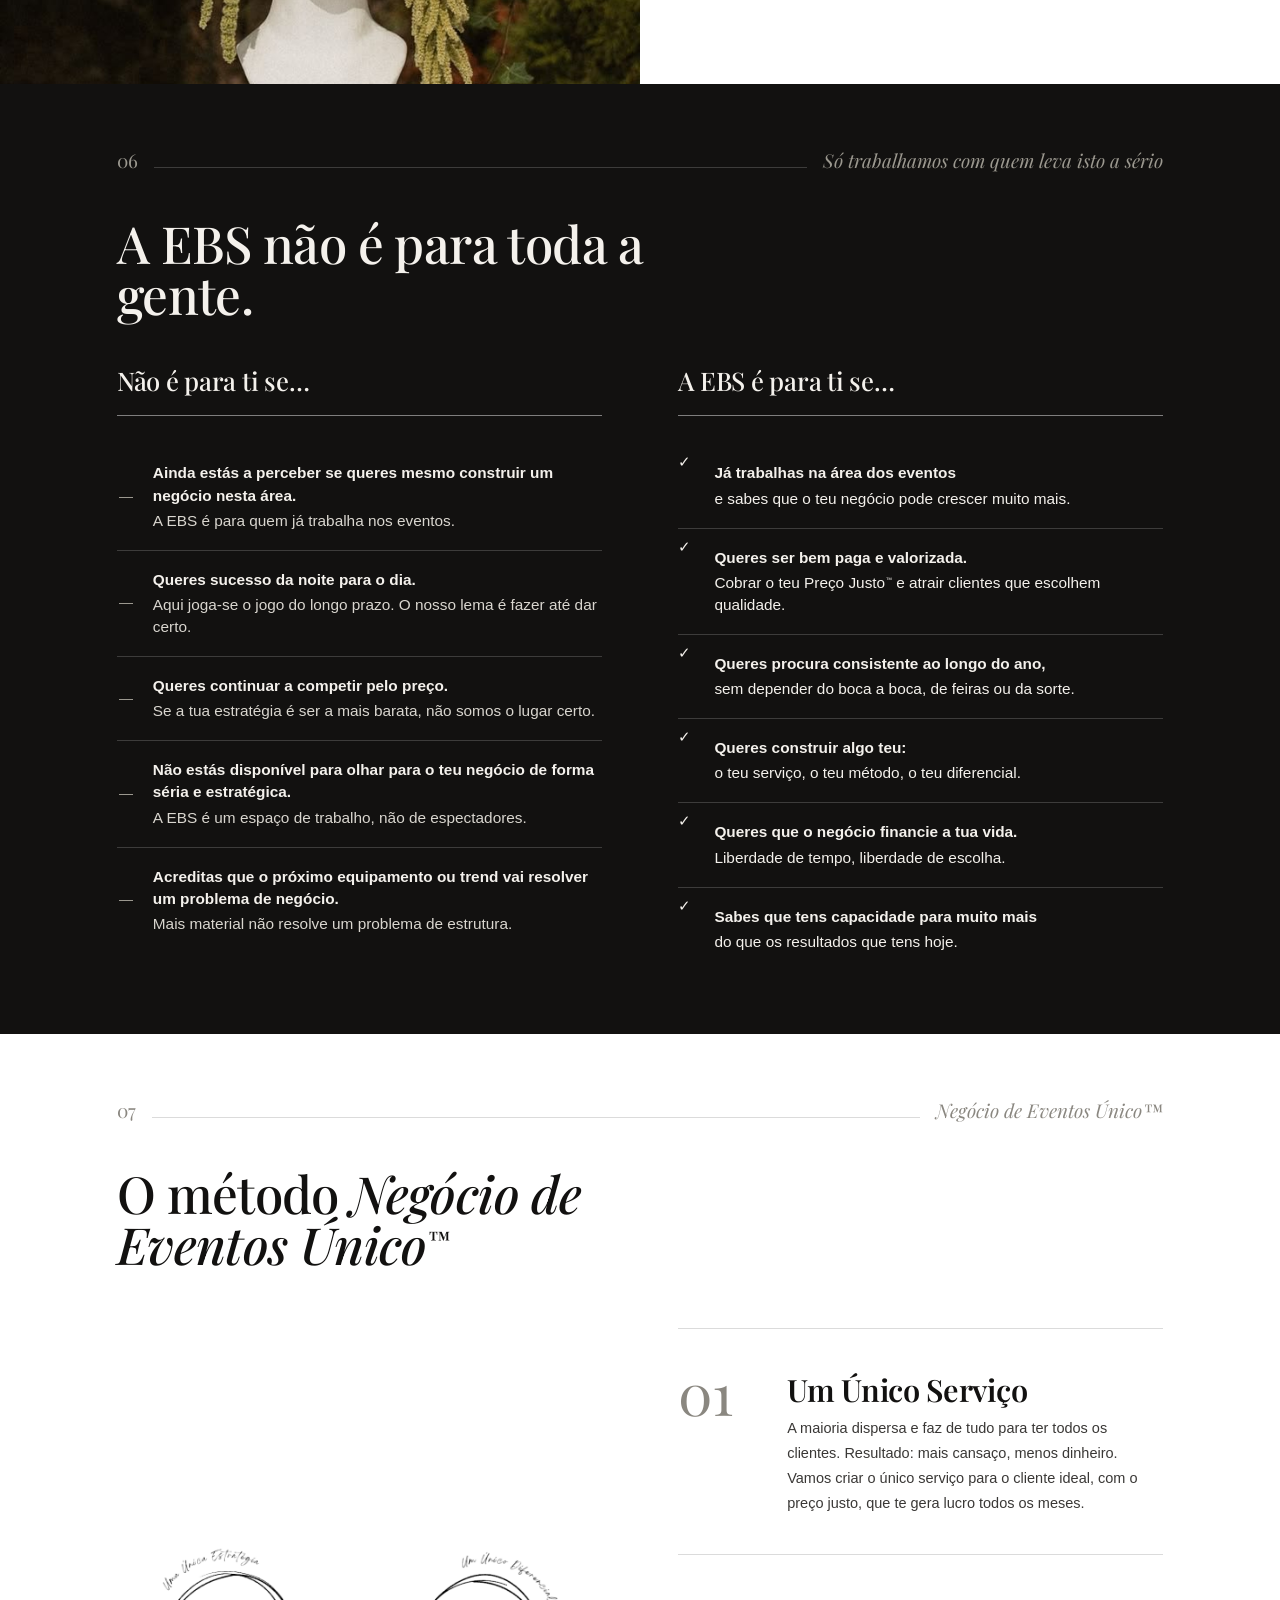
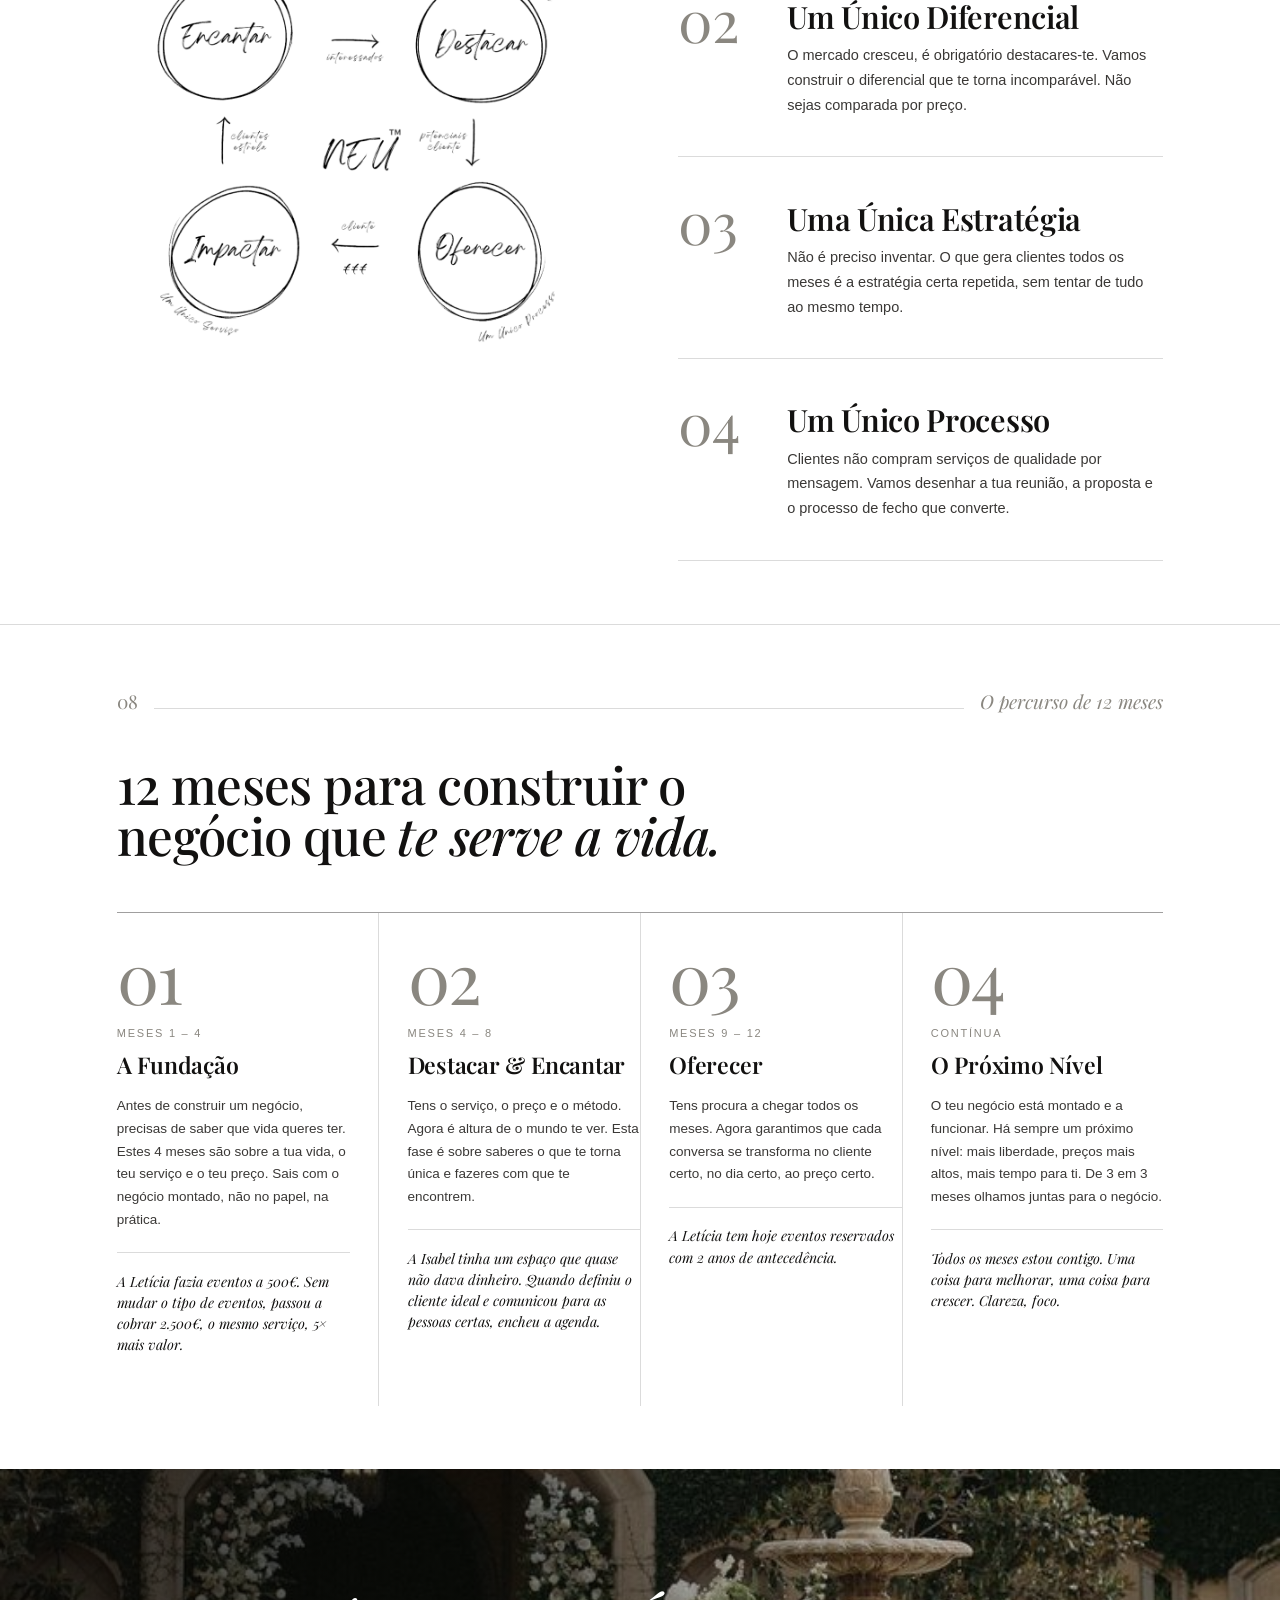
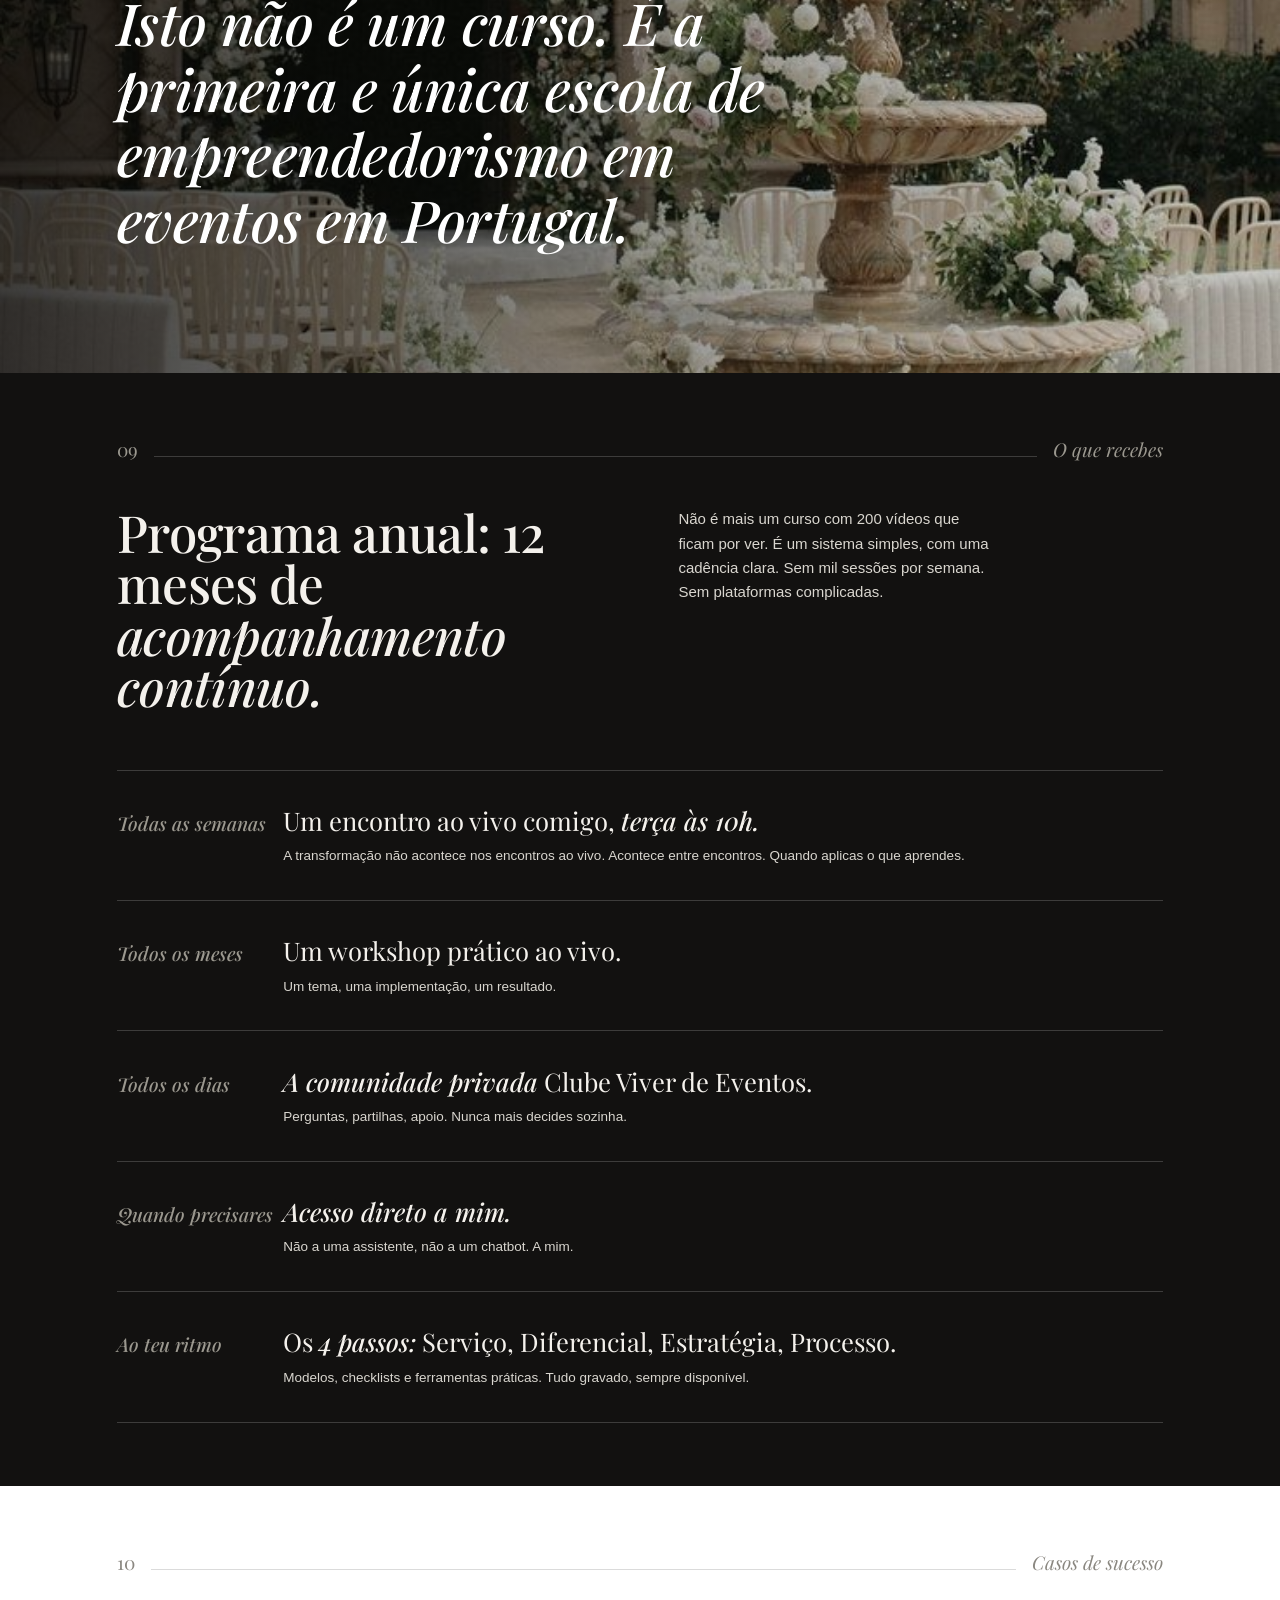
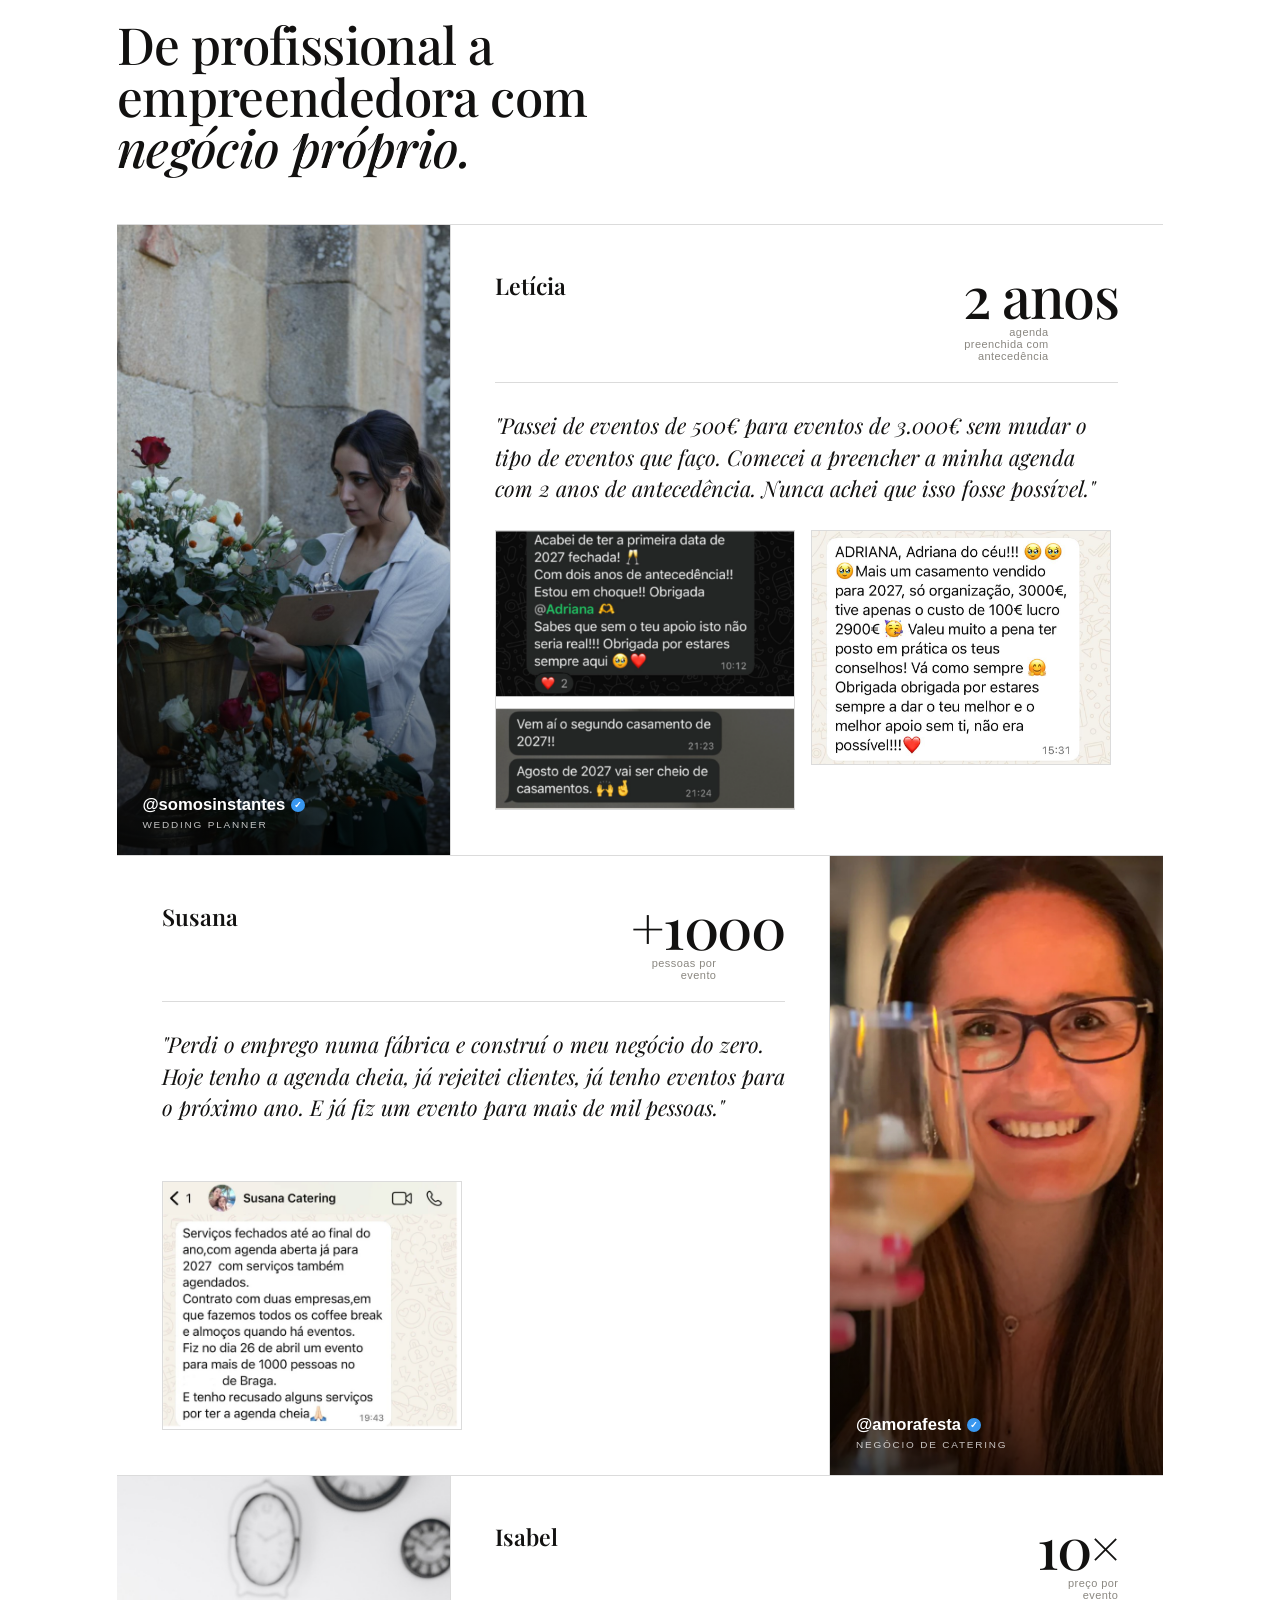
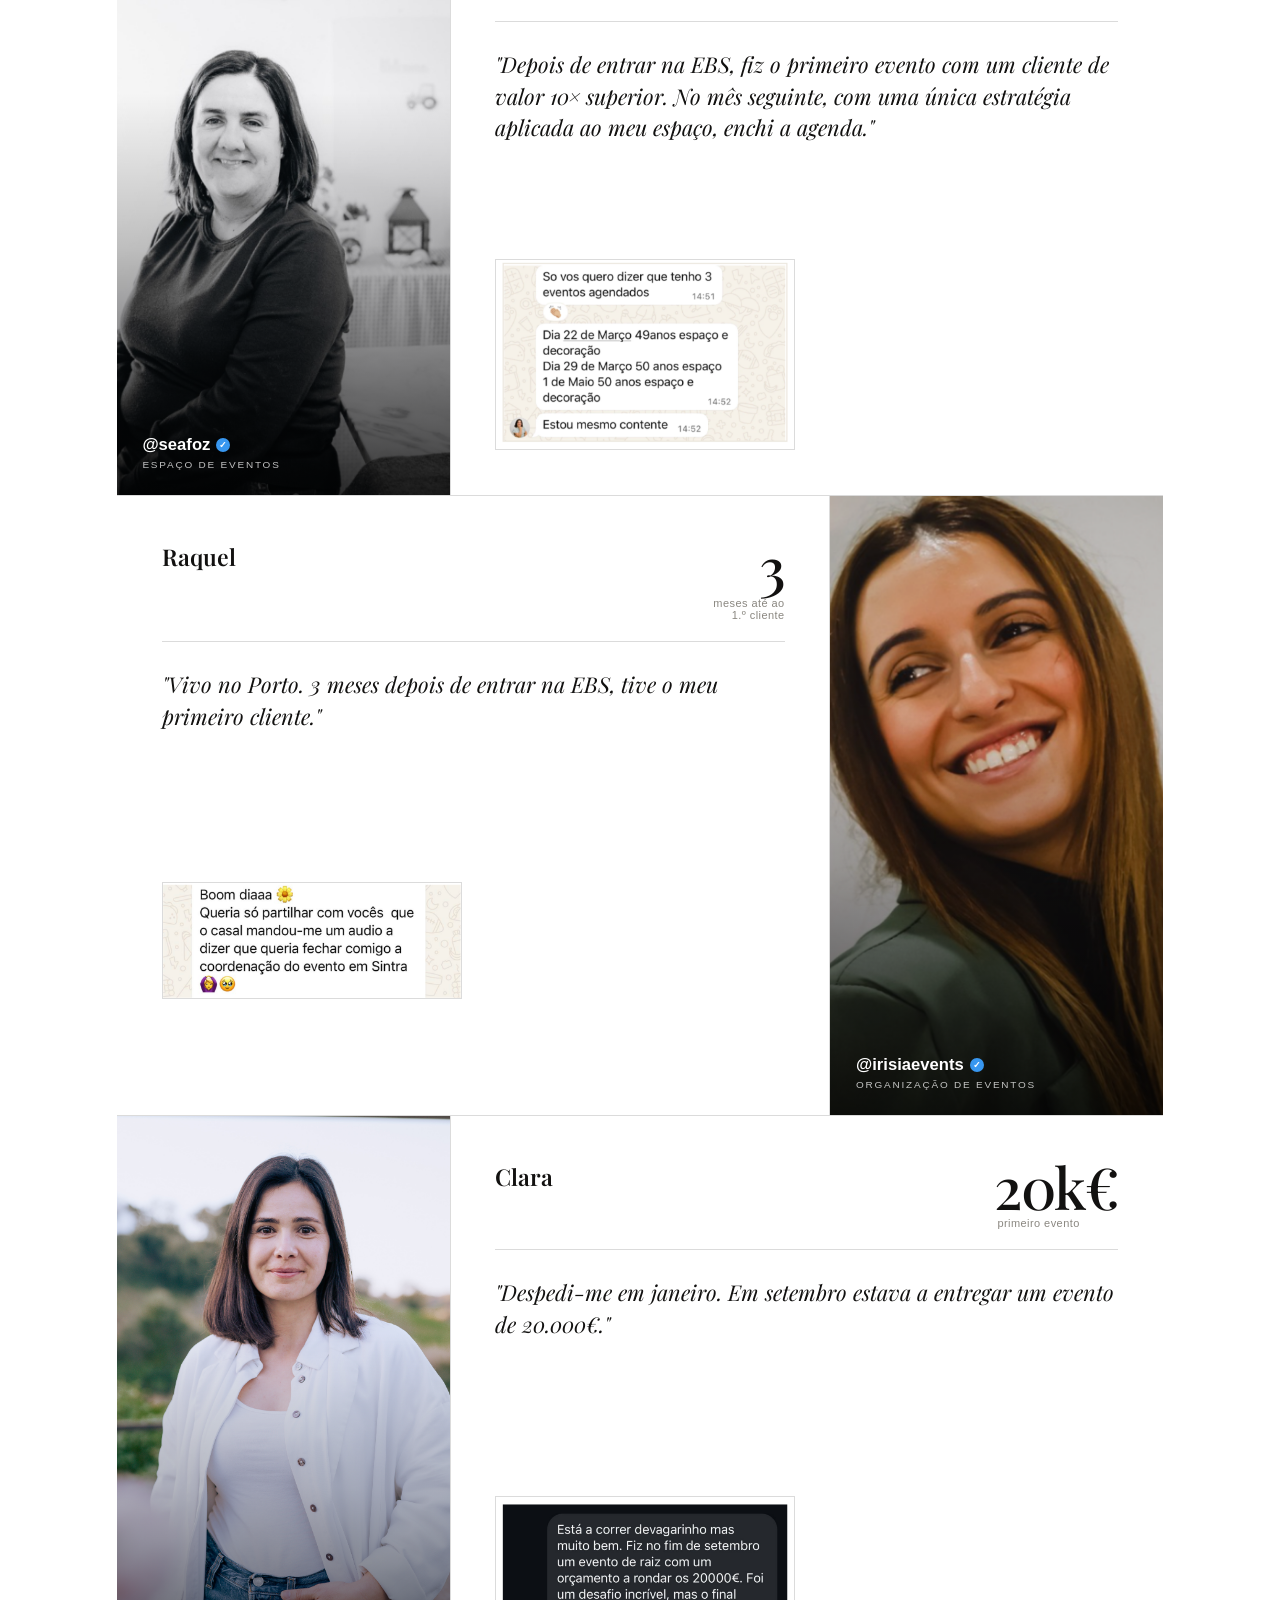
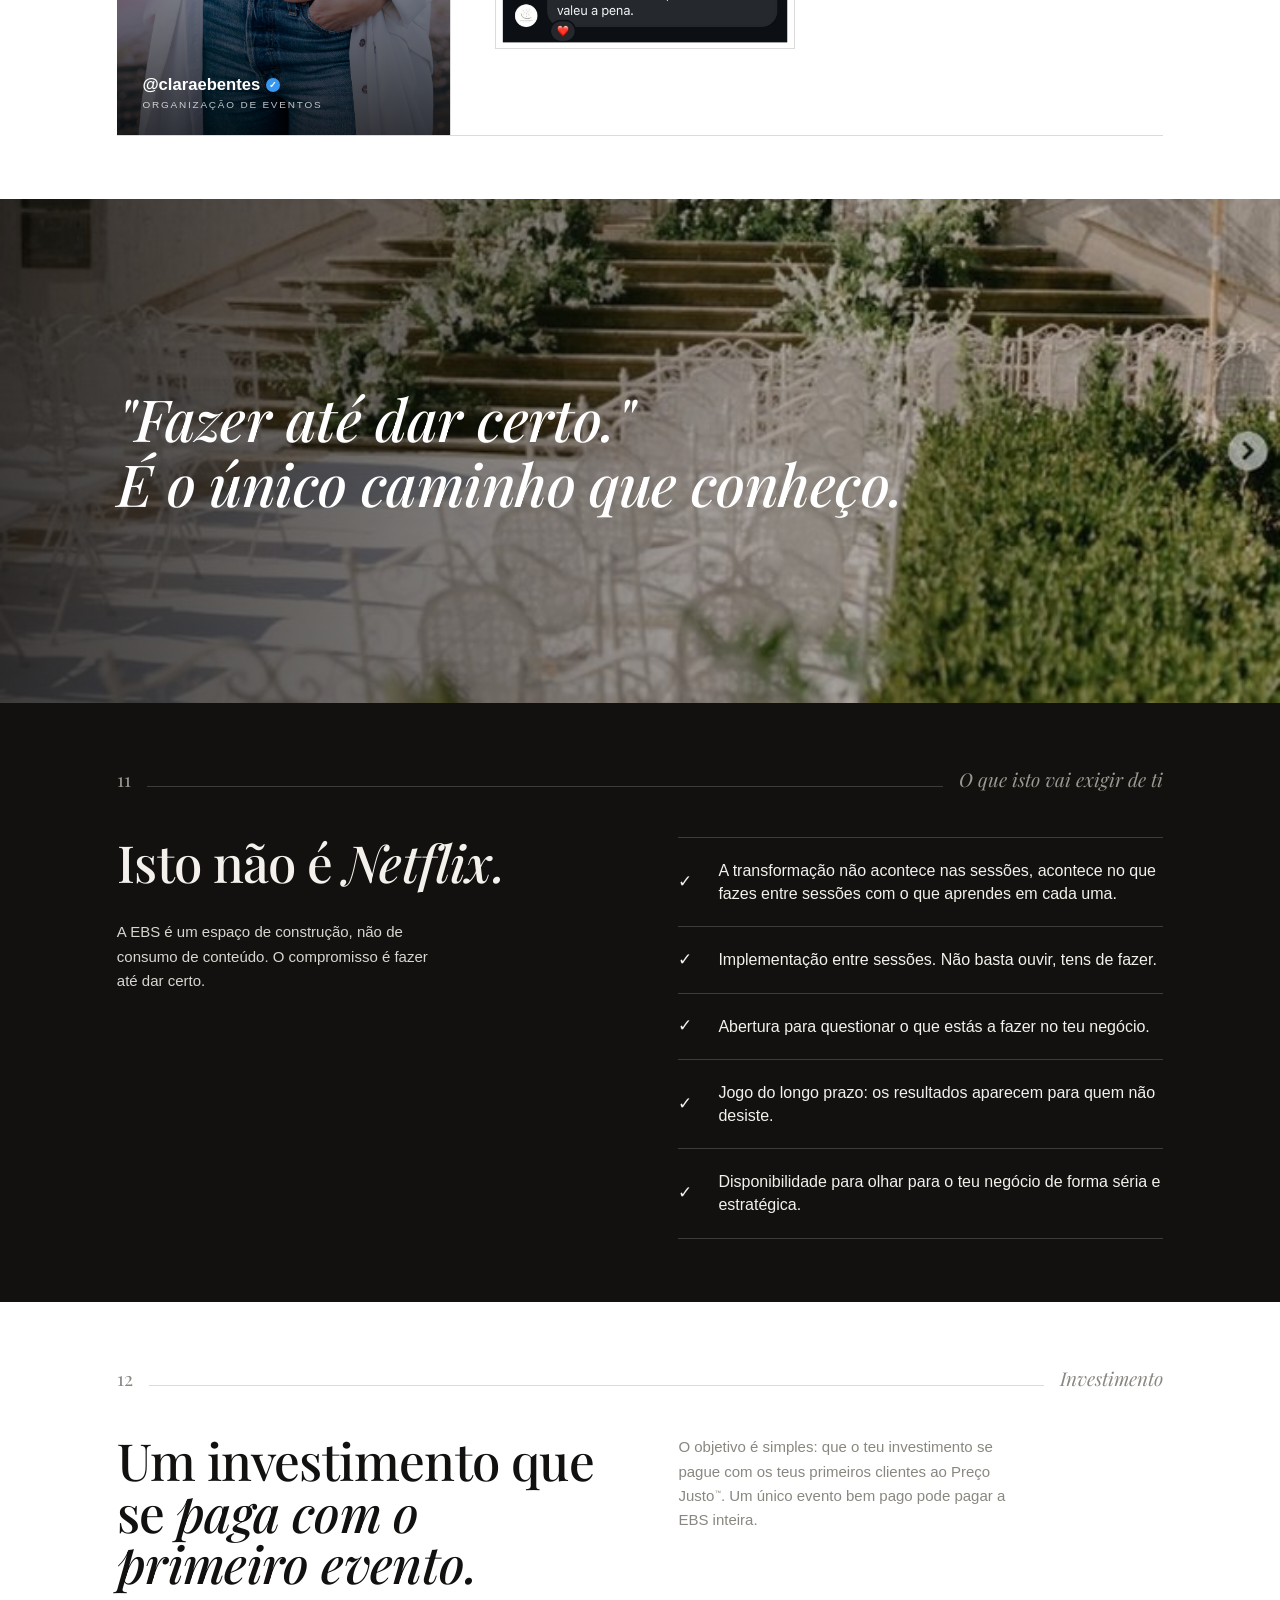
<file: pagina.html>
<!DOCTYPE html>
<html lang="pt-PT">
<head>
<meta charset="utf-8">
<meta name="viewport" content="width=device-width, initial-scale=1">
<title>Viver de Eventos · Event Business School™</title>
<link rel="stylesheet" href="vendas.css">
<link rel="stylesheet" href="code.css">
<style>
/* ── Viver de Eventos — overrides ─────────────────── */

/* Eliminar bege completamente */
:root{
  --paper-2: #f2f2f2;
}
.portrait{ background: #d8d8d8 !important; }
.plan.feature{ background: #f2f2f2 !important; --paper-2: #f2f2f2 !important; }
.plan.feature .pl-flag{ background: #f2f2f2 !important; }
.theme-soft{ background: #f2f2f2 !important; }

/* Hero */
.hero.vde .hero-img img{ object-position: center 55%; }

/* ── Grande Crença — serif largo em dark ─────────── */
.crenca{
  max-width: 62ch;
}
.crenca p{
  font-family: var(--serif);
  font-weight: 400;
  font-size: clamp(17px, 1.8vw, 24px);
  line-height: 1.42;
  letter-spacing: -.008em;
  color: var(--ink);
  margin: 0;
}
.crenca p + p{ margin-top: clamp(18px, 2vw, 26px); }
.crenca p em{ font-style: italic; font-weight: 500; }

.posit{
  border-top: 1px solid var(--line);
  margin-top: clamp(32px, 4vw, 54px);
  padding-top: clamp(24px, 3vw, 38px);
}
.posit p{
  font-family: var(--serif);
  font-style: italic;
  font-weight: 500;
  font-size: clamp(19px, 2vw, 27px);
  line-height: 1.32;
  color: var(--ink);
  max-width: 42ch;
  margin: 0;
}

/* ── Problema ─────────────────────────────────────── */
.problema-grid{
  display: grid;
  grid-template-columns: 1fr 1fr;
  gap: 0;
  border-top: 1px solid var(--line-strong);
  margin-top: clamp(30px, 4vw, 52px);
}
.problema-col{
  padding: clamp(24px, 3vw, 44px) 0;
}
.problema-col:first-child{
  padding-right: clamp(30px, 5vw, 80px);
  border-right: 1px solid var(--line);
}
.problema-col:last-child{
  padding-left: clamp(30px, 5vw, 80px);
}
.prob-head{
  font-family: var(--serif);
  font-weight: 500;
  font-style: italic;
  font-size: clamp(14px, 1.3vw, 18px);
  color: var(--muted);
  margin: 0 0 clamp(18px, 2.2vw, 30px);
  display: block;
}
.prob-list{ list-style: none; margin: 0; padding: 0; }
.prob-list li{
  font-family: var(--serif);
  font-weight: 400;
  font-size: clamp(17px, 1.8vw, 24px);
  line-height: 1.36;
  padding: clamp(13px, 1.5vw, 19px) 0;
  border-bottom: 1px solid var(--line);
}
.prob-list li:first-child{ border-top: 1px solid var(--line); }
.prob-list.atual li{ color: var(--ink-soft); }
.prob-list.futura li{ color: var(--ink); font-weight: 500; }
.prob-list.futura li em{ font-style: italic; }

/* ── Método — 5 passos ────────────────────────────── */
.metodo-list{ list-style: none; margin: 0; padding: 0; }
.metodo-list li{
  display: grid;
  grid-template-columns: clamp(54px, 5.5vw, 88px) 1fr;
  gap: clamp(20px, 3vw, 50px);
  padding: clamp(26px, 3vw, 44px) 0;
  border-top: 1px solid var(--line);
  align-items: start;
}
.metodo-list li:last-child{ border-bottom: 1px solid var(--line); }
.m-num{
  font-family: var(--serif);
  font-weight: 400;
  font-size: clamp(36px, 4.5vw, 72px);
  line-height: .88;
  color: var(--muted);
  letter-spacing: -.02em;
}
.m-body{ display: flex; flex-direction: column; gap: 10px; padding-top: 6px; }
.m-title{
  font-family: var(--serif);
  font-weight: 600;
  font-size: clamp(21px, 2.4vw, 34px);
  line-height: 1.08;
  letter-spacing: -.01em;
  color: var(--ink);
  margin: 0;
}
.m-desc{
  font-family: var(--sans);
  font-weight: 300;
  font-size: clamp(14.5px, 1.1vw, 17px);
  line-height: 1.72;
  color: var(--ink-soft);
  max-width: 54ch;
  margin: 0;
}

/* ── Percurso — 4 fases ───────────────────────────── */
.fases{
  display: grid;
  grid-template-columns: repeat(4, 1fr);
  gap: 0;
  border-top: 1px solid var(--line-strong);
  margin-top: clamp(30px, 4vw, 52px);
}
.fase{
  padding: clamp(24px, 2.6vw, 40px) clamp(20px, 2.2vw, 36px) clamp(32px, 4vw, 54px) 0;
}
.fase + .fase{
  border-left: 1px solid var(--line);
  padding-left: clamp(20px, 2.2vw, 36px);
  padding-right: 0;
}
.fase:last-child{ padding-right: 0; }
.fase-num{
  font-family: var(--serif);
  font-weight: 400;
  font-size: clamp(44px, 5.5vw, 82px);
  line-height: .86;
  color: var(--muted);
  letter-spacing: -.025em;
}
.fase-periodo{
  font-family: var(--sans);
  font-weight: 400;
  font-size: 11px;
  letter-spacing: .16em;
  text-transform: uppercase;
  color: var(--muted);
  margin-top: clamp(14px, 1.6vw, 22px);
  display: block;
}
.fase-nome{
  font-family: var(--serif);
  font-weight: 600;
  font-size: clamp(19px, 1.8vw, 26px);
  line-height: 1.1;
  letter-spacing: -.01em;
  color: var(--ink);
  margin: clamp(8px, 1vw, 14px) 0 0;
}
.fase-desc{
  font-family: var(--sans);
  font-weight: 300;
  font-size: clamp(13.5px, .98vw, 15.5px);
  line-height: 1.68;
  color: var(--ink-soft);
  margin: clamp(12px, 1.4vw, 18px) 0 0;
}
.fase-prova{
  font-family: var(--serif);
  font-style: italic;
  font-weight: 400;
  font-size: clamp(13px, 1.1vw, 16px);
  line-height: 1.5;
  color: var(--ink);
  margin: clamp(14px, 1.6vw, 22px) 0 0;
  padding-top: clamp(12px, 1.4vw, 18px);
  border-top: 1px solid var(--line);
}

/* ── Para quem é ──────────────────────────────────── */
.fitgrid{
  display: grid;
  grid-template-columns: 1fr 1fr;
  gap: clamp(30px, 6vw, 100px);
  margin-top: clamp(28px, 3.5vw, 50px);
}
.fit-head{
  font-family: var(--serif);
  font-weight: 500;
  font-size: clamp(20px, 2vw, 28px);
  line-height: 1.2;
  letter-spacing: -.01em;
  color: var(--ink);
  margin: 0 0 clamp(18px, 2.2vw, 28px);
  padding-bottom: clamp(14px, 1.6vw, 20px);
  border-bottom: 1px solid var(--line-strong);
}
.ticks{ list-style: none; margin: 0; padding: 0; }
.ticks li{
  font-family: var(--sans);
  font-weight: 300;
  font-size: clamp(15px, 1.2vw, 18px);
  line-height: 1.44;
  padding: clamp(13px, 1.5vw, 18px) 0 clamp(13px, 1.5vw, 18px) 36px;
  border-bottom: 1px solid var(--line);
  position: relative;
}
.ticks li:last-child{ border-bottom: 0; }
.ticks li strong{ font-weight: 600; color: var(--ink); display: block; margin-bottom: 3px; }
.ticks.check li::before{
  content: "✓";
  position: absolute; left: 0; top: clamp(13px, 1.5vw, 18px);
  font-size: 15px; color: var(--ink);
}
.ticks.cross li{ color: var(--ink-soft); }
.ticks.cross li::before{
  content: "";
  position: absolute; left: 2px; top: 50%;
  width: 14px; height: 1px; background: var(--muted);
}

/* ── O que recebes — cadência ─────────────────────── */
.cadencia{ list-style: none; margin: 0; padding: 0; }
.cad{
  display: grid;
  grid-template-columns: clamp(100px, 10vw, 148px) 1fr;
  gap: clamp(20px, 3vw, 48px);
  padding: clamp(22px, 2.6vw, 36px) 0;
  border-top: 1px solid var(--line);
  align-items: baseline;
}
.cad:last-child{ border-bottom: 1px solid var(--line); }
.cad-freq{
  font-family: var(--serif);
  font-style: italic;
  font-weight: 500;
  font-size: clamp(15px, 1.5vw, 20px);
  color: var(--muted);
  white-space: nowrap;
}
.cad-desc{
  font-family: var(--serif);
  font-weight: 400;
  font-size: clamp(18px, 2vw, 26px);
  line-height: 1.3;
  color: var(--ink);
  margin: 0;
}
.cad-desc em{ font-style: italic; font-weight: 500; }
.cad-sub{
  font-family: var(--sans);
  font-weight: 300;
  font-size: clamp(13.5px, 1vw, 15.5px);
  line-height: 1.6;
  color: var(--ink-soft);
  margin: 8px 0 0;
}

.ttest-list{ list-style: none; margin: 0; padding: 0; border-top: 1px solid var(--line); }
.ttest{
  display: grid;
  grid-template-columns: clamp(200px,28vw,400px) 1fr;
  border-bottom: 1px solid var(--line);
  min-height: clamp(380px,52vw,620px);
}
.ttest:nth-child(even){
  grid-template-columns: 1fr clamp(200px,28vw,400px);
}
.ttest-photo{
  overflow: hidden;
  background: #d4d4d4;
  position: relative;
}
.ttest:nth-child(even) .ttest-photo{ order: 2; }
.ttest-photo img{
  width: 100%; height: 100%; object-fit: cover; object-position: center top; display: block;
  filter: none;
}
.ttest-photo-overlay{
  position: absolute;
  inset: 0;
  background: linear-gradient(0deg, rgba(0,0,0,.75) 0%, rgba(0,0,0,.22) 40%, rgba(0,0,0,0) 65%);
  display: flex;
  flex-direction: column;
  justify-content: flex-end;
  padding: clamp(16px,2vw,28px);
  gap: 4px;
}
.ttest-handle{
  font-family: var(--sans); font-weight: 700;
  font-size: clamp(14px,1.3vw,19px); color: #ffffff;
  display: flex; align-items: center; gap: 6px;
}
.ttest-handle .check{
  width: clamp(13px,1.1vw,17px); height: clamp(13px,1.1vw,17px);
  background: #3897f0; border-radius: 50%;
  display: inline-flex; align-items: center; justify-content: center;
  flex-shrink: 0; font-size: 9px; color: #fff; font-weight: 700;
}
.ttest-area{
  font-family: var(--sans); font-weight: 400;
  font-size: clamp(9px,.78vw,12px); letter-spacing: .18em;
  text-transform: uppercase; color: rgba(255,255,255,.75);
}
.ttest-content{
  padding: clamp(28px,3.5vw,52px);
  border-left: 1px solid var(--line);
  display: flex; flex-direction: column;
  gap: clamp(18px,2.2vw,28px);
}
.ttest:nth-child(even) .ttest-content{ border-left: none; border-right: 1px solid var(--line); }
.ttest-top{
  display: flex; align-items: flex-start;
  justify-content: space-between; gap: clamp(14px,2vw,30px);
  padding-bottom: clamp(14px,1.6vw,22px);
  border-bottom: 1px solid var(--line);
}
.ttest-who{}
.ttest-name{
  font-family: var(--serif); font-weight: 600;
  font-size: clamp(19px,1.9vw,27px); color: var(--ink);
}
.ttest-stat-block{ text-align: right; flex-shrink: 0; }
.ttest-stat{
  font-family: var(--serif); font-weight: 500;
  font-size: clamp(30px,3.8vw,54px); line-height: .9;
  letter-spacing: -.025em; color: var(--ink);
}
.ttest-stat-lbl{
  font-family: var(--sans); font-weight: 300;
  font-size: 11px; letter-spacing: .04em;
  color: var(--muted); margin-top: 4px; max-width: 14ch;
}
.ttest-quote{
  font-family: var(--serif); font-style: italic;
  font-weight: 400; font-size: clamp(17px,1.7vw,23px);
  line-height: 1.46; color: var(--ink); margin: 0; flex: 1;
}
.ttest-screen{
  display: flex; gap: clamp(8px,1.2vw,16px);
  flex-wrap: wrap; align-items: flex-start;
  margin-top: auto;
}
.ttest-screen img{
  max-width: min(260px,100%); border: 1px solid var(--line);
  display: block; flex: 1;
}
.ttest-list{ list-style: none; margin: 0; padding: 0; border-top: 1px solid var(--line); }
.ttest{
  display: grid;
  grid-template-columns: clamp(180px,26vw,380px) 1fr;
  border-bottom: 1px solid var(--line);
}
.ttest:nth-child(even){
  grid-template-columns: 1fr clamp(180px,26vw,380px);
}
.ttest-photo{
  overflow: hidden;
  background: #d4d4d4;
  min-height: clamp(280px,45vw,540px);
}
.ttest:nth-child(even) .ttest-photo{ order: 2; }
.ttest-photo img{
  width: 100%; height: 100%; object-fit: cover; object-position: center top; display: block;
}
.ttest-content{
  padding: clamp(28px,3.5vw,52px);
  border-left: 1px solid var(--line);
  display: flex;
  flex-direction: column;
  gap: clamp(16px,2vw,26px);
}
.ttest:nth-child(even) .ttest-content{ border-left: none; border-right: 1px solid var(--line); }
.ttest-top{
  display: flex;
  align-items: flex-start;
  justify-content: space-between;
  gap: clamp(14px,2vw,30px);
  padding-bottom: clamp(14px,1.6vw,22px);
  border-bottom: 1px solid var(--line);
}
.ttest-who{}
.ttest-name{
  font-family: var(--serif); font-weight: 600;
  font-size: clamp(18px,1.8vw,26px); color: var(--ink);
}
.ttest-role{
  font-family: var(--sans); font-weight: 300;
  font-size: clamp(12px,.9vw,14px); letter-spacing: .04em; color: var(--muted); margin-top: 3px;
}
.ttest-stat-block{ text-align: right; }
.ttest-stat{
  font-family: var(--serif); font-weight: 500;
  font-size: clamp(36px,4.5vw,64px); line-height: .9; letter-spacing: -.025em; color: var(--ink);
}
.ttest-stat-lbl{
  font-family: var(--sans); font-weight: 300;
  font-size: 11px; letter-spacing: .04em; color: var(--muted); margin-top: 4px;
}
.ttest-screen{ flex: 1; display: flex; align-items: flex-start; }
.ttest-screen img{ max-width: min(300px,100%); width: 100%; display: block; border: 1px solid var(--line); }

/* ── Investimento — tipográfico ──────────────── */
.invest-list{
  border-top: 1px solid var(--line-strong);
  margin-top: clamp(28px,3.5vw,50px);
}
.invest-row{
  display: flex;
  align-items: baseline;
  justify-content: space-between;
  gap: clamp(20px,3vw,50px);
  padding: clamp(22px,2.8vw,40px) 0;
  border-bottom: 1px solid var(--line);
}
.invest-row-label{
  font-family: var(--serif);
  font-weight: 400;
  font-size: clamp(18px,2vw,28px);
  color: var(--ink);
}
.invest-row-sub{
  font-family: var(--serif);
  font-style: italic;
  font-weight: 400;
  font-size: clamp(14px,1.3vw,18px);
  color: var(--muted);
  margin-top: 4px;
}
.invest-row-price{
  font-family: var(--serif);
  font-weight: 500;
  font-size: clamp(52px,7.5vw,108px);
  line-height: .88;
  letter-spacing: -.03em;
  color: var(--ink);
  white-space: nowrap;
  text-align: right;
}
.invest-row-price .cur{
  font-size: .42em;
  vertical-align: super;
  line-height: 0;
  font-weight: 400;
  margin-right: .04em;
}
.invest-row-price .per{
  font-family: var(--sans);
  font-weight: 300;
  font-size: .22em;
  letter-spacing: .06em;
  vertical-align: baseline;
  color: var(--muted);
  margin-left: .2em;
}
.trow-quote{
  padding: clamp(24px,3vw,44px) clamp(24px,3vw,44px) clamp(24px,3vw,44px) clamp(24px,3vw,44px);
  border-right: 1px solid var(--line);
}
.trow-quote blockquote{
  font-family: var(--serif);
  font-weight: 400;
  font-style: italic;
  font-size: clamp(19px, 2.2vw, 30px);
  line-height: 1.42;
  color: var(--ink);
  margin: 0 0 clamp(16px, 2vw, 26px);
}
.trow-who{
  font-family: var(--sans);
  font-weight: 300;
  font-size: clamp(13px, 1vw, 15px);
  color: var(--muted);
  letter-spacing: .04em;
}
.trow-who strong{
  font-weight: 600;
  color: var(--ink);
  font-family: var(--serif);
  font-style: normal;
  font-size: clamp(15px, 1.3vw, 18px);
  display: block;
  margin-bottom: 2px;
  letter-spacing: 0;
}
.trow-stat{
  padding: clamp(24px,3vw,44px) 0 clamp(24px,3vw,44px) clamp(24px,3vw,44px);
  display: flex;
  flex-direction: column;
  justify-content: center;
  gap: 6px;
}
.trow-stat-n{
  font-family: var(--serif);
  font-weight: 500;
  font-size: clamp(32px, 4.2vw, 60px);
  line-height: .9;
  letter-spacing: -.025em;
  color: var(--ink);
}
.trow-stat-lbl{
  font-family: var(--sans);
  font-weight: 300;
  font-size: clamp(12px, .9vw, 14px);
  color: var(--muted);
  letter-spacing: .04em;
  line-height: 1.5;
  max-width: 14ch;
}

/* ── Investimento ─────────────────────────────────── */
.invest-grid{
  display: grid;
  grid-template-columns: 1fr 1fr;
  gap: clamp(20px, 2.8vw, 40px);
  align-items: stretch;
}
.invest-card{
  border: 1px solid var(--line-strong);
  padding: clamp(28px, 3.4vw, 52px);
  display: flex;
  flex-direction: column;
}
.invest-card.destaque{
  background: #121110;
  border-color: #121110;
  --ink: #ffffff;
  --ink-soft: #d0d0d0;
  --muted: #888;
  --line: rgba(255,255,255,.15);
  --line-strong: rgba(255,255,255,.4);
}
.invest-label{
  font-family: var(--sans);
  font-weight: 300;
  font-size: 11px;
  letter-spacing: .18em;
  text-transform: uppercase;
  color: var(--muted);
  margin: 0 0 clamp(18px, 2.2vw, 30px);
}
.invest-preco{
  display: flex;
  align-items: baseline;
  gap: 4px;
}
.invest-preco .cur{
  font-family: var(--serif);
  font-weight: 400;
  font-size: clamp(22px, 2.4vw, 34px);
  color: var(--ink);
  align-self: flex-start;
  margin-top: .2em;
}
.invest-preco .amt{
  font-family: var(--serif);
  font-weight: 500;
  font-size: clamp(66px, 9vw, 120px);
  line-height: .86;
  letter-spacing: -.03em;
  color: var(--ink);
}
.invest-preco .per{
  font-family: var(--sans);
  font-weight: 300;
  font-size: clamp(13px, 1.1vw, 16px);
  color: var(--muted);
  padding-bottom: 4px;
  align-self: flex-end;
}
.invest-sub{
  font-family: var(--serif);
  font-style: italic;
  font-weight: 400;
  font-size: clamp(16px, 1.5vw, 21px);
  color: var(--muted);
  margin: 8px 0 0;
}
.invest-desc{
  font-family: var(--sans);
  font-weight: 300;
  font-size: clamp(14px, 1.05vw, 16.5px);
  line-height: 1.68;
  color: var(--ink-soft);
  margin: clamp(16px, 2vw, 26px) 0 0;
  flex: 1;
}
.invest-cta{
  margin-top: clamp(22px, 2.6vw, 38px);
  padding-top: clamp(18px, 2vw, 28px);
  border-top: 1px solid var(--line);
}
.invest-cta .btn{ width: 100%; justify-content: space-between; }
.invest-cta .fine{
  font-family: var(--sans);
  font-weight: 300;
  font-size: 12px;
  letter-spacing: .02em;
  color: var(--muted);
  margin: 10px 0 0;
}
.invest-card.destaque .btn{
  background: #ffffff;
  color: #121110;
  border-color: #ffffff;
}
.invest-card.destaque .btn:hover{
  background: transparent;
  color: #ffffff;
}
.invest-nota{
  margin-top: clamp(26px, 3.2vw, 46px);
  border: 1px solid var(--line);
  padding: clamp(22px, 2.8vw, 42px);
}
.invest-nota p{
  font-family: var(--serif);
  font-style: italic;
  font-weight: 400;
  font-size: clamp(17px, 1.8vw, 24px);
  line-height: 1.44;
  color: var(--ink);
  margin: 0;
  max-width: 54ch;
}

/* ── Adriana ──────────────────────────────────────── */
.adriana-creds{
  list-style: none;
  margin: clamp(20px, 2.4vw, 32px) 0 0;
  padding: 0;
  border-top: 1px solid var(--line);
}
.adriana-creds li{
  font-family: var(--sans);
  font-weight: 300;
  font-size: clamp(14.5px, 1.1vw, 17px);
  line-height: 1.5;
  color: var(--ink-soft);
  padding: clamp(10px, 1.2vw, 14px) 0;
  border-bottom: 1px solid var(--line);
}

/* ── Fazer até dar certo ──────────────────────────── */
.fazer{
  font-family: var(--serif);
  font-weight: 500;
  font-style: italic;
  font-size: clamp(36px, 5.8vw, 84px);
  line-height: 1.05;
  letter-spacing: -.015em;
  color: var(--ink);
  margin: 0;
  max-width: 18ch;
}

/* ── Garantia — minimalista ──────────────────────── */
.garantia{
  border: 1px solid var(--line);
  padding: clamp(24px, 3vw, 44px);
  margin-top: clamp(28px, 3.5vw, 50px);
  max-width: 640px;
}
.garantia p{
  font-family: var(--serif);
  font-style: italic;
  font-weight: 400;
  font-size: clamp(17px, 1.7vw, 22px);
  line-height: 1.48;
  color: var(--ink);
  margin: 0;
}

/* ── Vagas tag ────────────────────────────────────── */
.vagas{
  font-family: var(--sans);
  font-weight: 300;
  font-size: 12px;
  letter-spacing: .12em;
  text-transform: uppercase;
  color: var(--muted);
  margin-top: 14px;
}

/* ── Responsive ───────────────────────────────────── */
@media (max-width: 1000px){
  .fases{ grid-template-columns: 1fr 1fr; }
  .fase + .fase{ border-left: none; padding-left: 0; }
  .fases .fase:nth-child(odd){ padding-right: clamp(20px, 3vw, 40px); }
  .fases .fase:nth-child(even){ padding-left: 0; }
}
@media (max-width: 900px){
  .ttest, .ttest:nth-child(even){ grid-template-columns: 1fr; min-height: auto; }
  .ttest:nth-child(even) .ttest-photo{ order: 0; }
  .ttest-photo{ min-height: clamp(260px,60vw,380px); }
  .ttest-content{ border-left: none !important; border-right: none !important; border-top: 1px solid var(--line); }
  .problema-grid{ grid-template-columns: 1fr; border-top: none; }
  .problema-col:first-child{ border-right: none; padding-right: 0; padding-bottom: 0; border-bottom: 1px solid var(--line-strong); }
  .problema-col:last-child{ padding-left: 0; }
  .fitgrid{ grid-template-columns: 1fr; gap: clamp(28px, 6vw, 44px); }
  .trow{ grid-template-columns: 1fr; }
  .trow-photo{ border-right: none; padding-right: 0; padding-bottom: 0; flex-direction: row; align-items: center; justify-content: flex-start; }
  .trow-photo .av{ width: clamp(60px,14vw,80px); aspect-ratio: 1; flex-shrink: 0; }
  .trow-quote{ border-right: none; padding-left: 0; padding-bottom: 0; }
  .trow-stat{ padding: clamp(14px,3vw,22px) 0 clamp(28px,3.5vw,54px); }
  .invest-grid{ grid-template-columns: 1fr; }
  .metodo-list li{ grid-template-columns: clamp(40px, 5vw, 60px) 1fr; gap: clamp(14px, 2vw, 28px); }
  .cad{ grid-template-columns: clamp(80px, 10vw, 110px) 1fr; }
}
@media (max-width: 640px){
  .fases{ grid-template-columns: 1fr; }
  .fases .fase:nth-child(odd){ padding-right: 0; }
  .cad{ grid-template-columns: 1fr; gap: 6px; }
  .tcards-grid{ grid-template-columns: 1fr; }
  .tcard-g:nth-child(odd){ border-right: 0; }
}
</style>
</head>
<body class="fotos-cor">

<!-- =====================================================
     HERO
     ===================================================== -->
<header class="hero vde" data-screen-label="Hero" id="topo">
  <div class="hero-img">
    <img class="photo-img" src="assets/ebs/n14.jpeg" alt="Cerimónia de casamento em villa italiana com ciprestes e rosas brancas">
  </div>
  <div class="hero-scrim"></div>
  <div class="hero-inner">
    <div class="hero-top">
      <div class="hero-mono"><img src="assets/monogram-white.png" alt="Event Business School"></div>
      <span class="hero-format ebs">EBS · Event Business School™</span>
    </div>
    <div class="hero-mid" style="margin-top:clamp(28px,6vh,72px);">
      <h1 class="display hero-title" style="max-width:15ch; font-size:clamp(38px,6.4vw,92px);">
        Constrói um <em>negócio</em> de eventos
      </h1>
      <p class="hero-sub" style="max-width:38ch;">
        que te permite ser bem paga pelo que mais gostas de fazer, com clientes todos os meses, e liberdade de tempo para o que é importante para ti.
      </p>
      <div class="hero-bottom">
        <p class="vagas" style="color:rgba(255,255,255,.55); text-transform:none; letter-spacing:.04em; font-size:13px; font-family:var(--serif); font-style:italic;">Vagas limitadas por mês</p>
      </div>
    </div>
  </div>
  <div class="hero-scrollcue"><span>desce</span><span class="ln"></span></div>
</header>

<!-- =====================================================
     01 · O PROBLEMA
     ===================================================== -->
<section class="section" data-screen-label="01 · O Problema">
  <div class="wrap">
    <div class="marker reveal"><span class="n">01</span><span class="line"></span><span class="lbl">Onde estás. Para onde queres ir.</span></div>
    <div class="reveal">
      <h2 class="h2 sec-head" style="max-width:22ch;">Talvez o que fizeste até aqui tenha resultado. Mas hoje sentes-te <em>estagnada?</em></h2>
    </div>
    <div class="problema-grid reveal d1">
      <div class="problema-col">
        <span class="prob-head">Onde estás agora</span>
        <ul class="prob-list atual">
          <li>Dedicaste-te a cada evento mas chegas ao final do mês e sentes que não compensou o esforço.</li>
          <li>Tens um trabalho de excelência mas os clientes não querem pagar o teu preço.</li>
          <li>Não consegues ter clientes todos os meses.</li>
          <li>O cliente foge quando envias o orçamento.</li>
          <li>Sentes que não páras, mas não tens o retorno que gostarias.</li>
        </ul>
      </div>
      <div class="problema-col">
        <span class="prob-head">Onde queres chegar</span>
        <ul class="prob-list futura">
          <li>Seres bem paga e valorizada pelo teu trabalho.</li>
          <li>Atrair clientes ideais: os que pagam, agradecem e recomendam.</li>
          <li>Ter clientes todos os meses. Um negócio previsível.</li>
          <li>Clientes que perguntam apenas <em>"como pago?"</em></li>
          <li>Que o negócio financie a tua vida. Não o contrário.</li>
        </ul>
      </div>
    </div>
  </div>
</section>

<!-- =====================================================
     02 · BIG IDEA + EPIFANIA (dark)
     ===================================================== -->
<section class="section theme-dark" data-screen-label="02 · Big Idea">
  <div class="wrap">
    <div class="grid2" style="gap:clamp(40px,6vw,100px); align-items:stretch;">
      <div class="portrait reveal" style="background:#1e1e1e; height:100%; min-height:320px;">
        <img class="photo-img" src="assets/photos/_BS_1520.jpg" alt="Adriana" style="object-position:center 18%;">
      </div>
      <div class="reveal d1">
        <h2 class="h2" style="line-height:1.08; margin-bottom:clamp(20px,2.5vw,34px);">Uma coisa é fazer eventos.<br><em>Outra é viver deles.</em></h2>
        <div class="crenca">
          <p>Durante anos achei que o problema era falta de clientes.</p>
          <p>Trabalhava mais. Fazia mais eventos. Aceitava mais pedidos.</p>
          <p>Mas continuava sem a liberdade que procurava.</p>
          <p>Tudo mudou quando percebi que uma coisa é fazer eventos. <em>Outra é viver deles.</em></p>
          <p style="font-weight:500;">Foi nesse momento que deixei apenas de fazer eventos e construir um negócio diferenciado.</p>
        </div>
        <div style="margin-top:clamp(24px,3vw,40px); border-top:1px solid var(--line); padding-top:clamp(18px,2.2vw,28px);">
          <p class="sig">Adriana</p>
          <p class="sig-role">Fundadora · Event Business School™</p>
        </div>
      </div>
    </div>
  </div>
</section>

<!-- =====================================================
     03 · PORQUE FAZER UM EXCELENTE TRABALHO JÁ NÃO CHEGA
     ===================================================== -->
<section class="section" data-screen-label="03 · Nova Oportunidade">
  <div class="wrap">
    <div class="marker reveal"><span class="n">03</span><span class="line"></span><span class="lbl">O que mudou no mercado</span></div>
    <div class="grid2 reveal" style="gap:clamp(40px,6vw,100px); align-items:start;">
      <div>
        <h2 class="h2" style="max-width:16ch;">Fazer um excelente trabalho já <em>não chega.</em></h2>
      </div>
      <div class="crenca" style="max-width:none;">
        <p>Ser um profissional de excelência e ter um serviço de qualidade é o mínimo para quem quer viver de eventos e crescer o seu negócio.</p>
        <p>Nos últimos anos as redes sociais expuseram os amadores. Agora estão a expor quem <em>faz mais do mesmo.</em></p>
        <p>Durante anos disseram-nos: faz um excelente trabalho, os clientes vão aparecer. Hoje o mercado está cheio de profissionais de excelência. Os clientes continuam a procurar qualidade, mas escolhem quem é diferente.</p>
        <p>O futuro não pertence a quem faz mais para toda a gente. Pertence a quem se torna a <em>escolha óbvia para as pessoas certas.</em></p>
        <p style="font-weight:500;">Em 2026, vence quem tem um diferencial. O cliente ideal está disponível para pagar sem questionar, quando reconhece esse diferencial.</p>
      </div>
    </div>
  </div>
</section>

<!-- =====================================================
     04 · NOVA OPORTUNIDADE — com foto de fundo
     ===================================================== -->
<section class="band has-photo" style="min-height:clamp(400px,60vh,700px);" data-screen-label="04 · Nova Oportunidade">
  <img class="photo-img" src="assets/ebs/n14.jpeg" alt="Cerimónia de casamento em villa italiana com ciprestes">
  <div class="band-scrim" style="background:linear-gradient(180deg,rgba(6,5,4,.72) 0%,rgba(6,5,4,.55) 100%);"></div>
  <div class="wrap" style="display:flex; flex-direction:column; justify-content:center; align-items:flex-start; padding-top:clamp(60px,8vh,100px); padding-bottom:clamp(60px,8vh,100px);">
    <p class="display reveal" style="font-size:clamp(28px,4vw,56px); max-width:18ch; color:#fff; line-height:1.02;">O mercado está cheio de gente que faz eventos. Vazio de negócios <em>verdadeiramente únicos.</em></p>
  </div>
</section>

<!-- =====================================================
     04B · NOVA OPORTUNIDADE — Negócio de Eventos Único™
     ===================================================== -->
<section class="section" data-screen-label="04B · Negócio de Eventos Único">
  <div class="wrap">
    <div class="grid2 reveal" style="gap:clamp(40px,6vw,100px); align-items:start;">
      <div>
        <h2 class="h2" style="max-width:16ch;">Hoje quem <em>vive de eventos</em></h2>
        <p class="body lg" style="margin-top:clamp(18px,2.2vw,28px); max-width:38ch;">não é quem faz melhores eventos. É quem constrói um negócio com método. Porque hoje o cliente não escolhe quem trabalha mais. Escolhe quem percebe melhor.</p>
      </div>
      <div>
        <ul class="discover reveal d1">
          <li><span class="dn">01</span><div><p class="dt">Um serviço claro</p><p class="dd">Focado no cliente certo, com o preço certo. Não para toda a gente.</p></div></li>
          <li><span class="dn">02</span><div><p class="dt">Um diferencial evidente</p><p class="dd">Que te torna incomparável e elimina a comparação por preço.</p></div></li>
          <li><span class="dn">03</span><div><p class="dt">Uma estratégia consistente</p><p class="dd">Que traz clientes todos os meses, sem depender do boca a boca.</p></div></li>
          <li><span class="dn">04</span><div><p class="dt">Um processo de vendas simples</p><p class="dd">Que fecha ao preço certo, sem negociar para baixo.</p></div></li>
        </ul>
      </div>
    </div>
  </div>
</section>

<!-- =====================================================
     BANDA — jardim italiano
     ===================================================== -->
<aside class="band" data-screen-label="Banda · Diferencial" style="background:#000;">
  <div class="wrap">
    <p class="pull reveal" style="max-width:20ch;">Clientes todos os meses não é sorte.<br><em>É consequência de um negócio único.</em></p>
  </div>
</aside>

<!-- =====================================================
     05 · O QUE SIGNIFICA VIVER DE EVENTOS™
     ===================================================== -->
<section class="section" data-screen-label="05 · Viver de Eventos" style="padding:0; overflow:hidden;">
  <div class="viver-grid" style="display:grid; grid-template-columns: 1fr 1fr; min-height: clamp(500px,70vh,900px);">
    <div class="viver-img" style="position:relative; overflow:hidden;">
      <img src="assets/ebs/e1.jpeg" alt="Busto clássico com arranjo floral" style="position:absolute; inset:0; width:100%; height:100%; object-fit:cover; object-position:center center;">
    </div>
    <div style="padding:clamp(50px,7vw,110px) clamp(36px,5vw,80px); display:flex; flex-direction:column; justify-content:center; gap:clamp(28px,3.5vw,50px); background:var(--paper);">
      <div class="marker reveal"><span class="n">05</span><span class="line"></span><span class="lbl">O que significa Viver de Eventos™</span></div>
      <h2 class="h2 reveal" style="max-width:10ch; margin:0;">Viver de Eventos<em> é...</em></h2>
      <p class="reveal d1" style="font-family:var(--serif); font-weight:400; font-size:clamp(16px,1.6vw,21px); line-height:1.48; letter-spacing:-.008em; color:var(--ink); max-width:30ch; margin:0;">Seres bem paga por o que mais gostas de fazer, com clientes todos os meses que reconhecem e valorizam o trabalho, enquanto conquistas <em>liberdade de tempo</em> para o que é importante para ti e impactas o dia mais importante <em>da vida dos teus clientes.</em></p>
    </div>
  </div>
</section>

<!-- =====================================================
     06 · QUEM É / NÃO É PARA (dark)
     ===================================================== -->
<section class="section theme-dark" data-screen-label="06 · Para Quem É">
  <div class="wrap">
    <div class="marker reveal"><span class="n">06</span><span class="line"></span><span class="lbl">Só trabalhamos com quem leva isto a sério</span></div>
    <h2 class="h2 reveal" style="max-width:20ch; margin-bottom:0;">A EBS não é para toda a gente.</h2>
    <div class="fitgrid reveal d1">
      <div>
        <h3 class="fit-head">Não é para ti se…</h3>
        <ul class="ticks cross">
          <li><strong>Ainda estás a perceber se queres mesmo construir um negócio nesta área.</strong> A EBS é para quem já trabalha nos eventos.</li>
          <li><strong>Queres sucesso da noite para o dia.</strong> Aqui joga-se o jogo do longo prazo. O nosso lema é fazer até dar certo.</li>
          <li><strong>Queres continuar a competir pelo preço.</strong> Se a tua estratégia é ser a mais barata, não somos o lugar certo.</li>
          <li><strong>Não estás disponível para olhar para o teu negócio de forma séria e estratégica.</strong> A EBS é um espaço de trabalho, não de espectadores.</li>
          <li><strong>Acreditas que o próximo equipamento ou trend vai resolver um problema de negócio.</strong> Mais material não resolve um problema de estrutura.</li>
        </ul>
      </div>
      <div>
        <h3 class="fit-head">A EBS é para ti se…</h3>
        <ul class="ticks check">
          <li><strong>Já trabalhas na área dos eventos</strong> e sabes que o teu negócio pode crescer muito mais.</li>
          <li><strong>Queres ser bem paga e valorizada.</strong> Cobrar o teu Preço Justo<span class="tm">™</span> e atrair clientes que escolhem qualidade.</li>
          <li><strong>Queres procura consistente ao longo do ano,</strong> sem depender do boca a boca, de feiras ou da sorte.</li>
          <li><strong>Queres construir algo teu:</strong> o teu serviço, o teu método, o teu diferencial.</li>
          <li><strong>Queres que o negócio financie a tua vida.</strong> Liberdade de tempo, liberdade de escolha.</li>
          <li><strong>Sabes que tens capacidade para muito mais</strong> do que os resultados que tens hoje.</li>
        </ul>
      </div>
    </div>
  </div>
</section>

<!-- =====================================================
     07 · MÉTODO — NEGÓCIO DE EVENTOS ÚNICO™
     ===================================================== -->
<section class="section" data-screen-label="07 · O Método">
  <div class="wrap">
    <div class="marker reveal"><span class="n">07</span><span class="line"></span><span class="lbl">Negócio de Eventos Único™</span></div>
    <div class="reveal" style="margin-bottom:clamp(34px,4.5vw,60px);">
      <h2 class="h2" style="max-width:18ch;">O método <em>Negócio de Eventos Único<span class="tm">™</span></em></h2>
    </div>
    <div class="grid2 reveal d1" style="gap:clamp(40px,6vw,90px); align-items:center;">
      <div class="metodo-img">
        <img src="assets/neu-diagram.png" alt="Diagrama NEU™" style="width:100%; display:block;">
      </div>
      <ul class="metodo-list">
        <li>
          <div class="m-num">01</div>
          <div class="m-body">
            <h3 class="m-title">Um Único Serviço</h3>
            <p class="m-desc">A maioria dispersa e faz de tudo para ter todos os clientes. Resultado: mais cansaço, menos dinheiro. Vamos criar o único serviço para o cliente ideal, com o preço justo, que te gera lucro todos os meses.</p>
          </div>
        </li>
        <li>
          <div class="m-num">02</div>
          <div class="m-body">
            <h3 class="m-title">Um Único Diferencial</h3>
            <p class="m-desc">O mercado cresceu, é obrigatório destacares-te. Vamos construir o diferencial que te torna incomparável. Não sejas comparada por preço.</p>
          </div>
        </li>
        <li>
          <div class="m-num">03</div>
          <div class="m-body">
            <h3 class="m-title">Uma Única Estratégia</h3>
            <p class="m-desc">Não é preciso inventar. O que gera clientes todos os meses é a estratégia certa repetida, sem tentar de tudo ao mesmo tempo.</p>
          </div>
        </li>
        <li>
          <div class="m-num">04</div>
          <div class="m-body">
            <h3 class="m-title">Um Único Processo</h3>
            <p class="m-desc">Clientes não compram serviços de qualidade por mensagem. Vamos desenhar a tua reunião, a proposta e o processo de fecho que converte.</p>
          </div>
        </li>
      </ul>
    </div>
  </div>
</section>

<!-- =====================================================
     08 · O PERCURSO — 12 meses
     ===================================================== -->
<section class="section" data-screen-label="08 · O Percurso" style="border-top:1px solid var(--line);">
  <div class="wrap">
    <div class="marker reveal"><span class="n">08</span><span class="line"></span><span class="lbl">O percurso de 12 meses</span></div>
    <div class="reveal">
      <h2 class="h2 sec-head" style="max-width:20ch;">12 meses para construir o negócio que <em>te serve a vida.</em></h2>
    </div>
    <div class="fases reveal d1">
      <div class="fase">
        <div class="fase-num">01</div>
        <span class="fase-periodo">Meses 1 – 4</span>
        <h3 class="fase-nome">A Fundação</h3>
        <p class="fase-desc">Antes de construir um negócio, precisas de saber que vida queres ter. Estes 4 meses são sobre a tua vida, o teu serviço e o teu preço. Sais com o negócio montado, não no papel, na prática.</p>
        <p class="fase-prova">A Letícia fazia eventos a 500€. Sem mudar o tipo de eventos, passou a cobrar 2.500€, o mesmo serviço, 5× mais valor.</p>
      </div>
      <div class="fase">
        <div class="fase-num">02</div>
        <span class="fase-periodo">Meses 4 – 8</span>
        <h3 class="fase-nome">Destacar &amp; Encantar</h3>
        <p class="fase-desc">Tens o serviço, o preço e o método. Agora é altura de o mundo te ver. Esta fase é sobre saberes o que te torna única e fazeres com que te encontrem.</p>
        <p class="fase-prova">A Isabel tinha um espaço que quase não dava dinheiro. Quando definiu o cliente ideal e comunicou para as pessoas certas, encheu a agenda.</p>
      </div>
      <div class="fase">
        <div class="fase-num">03</div>
        <span class="fase-periodo">Meses 9 – 12</span>
        <h3 class="fase-nome">Oferecer</h3>
        <p class="fase-desc">Tens procura a chegar todos os meses. Agora garantimos que cada conversa se transforma no cliente certo, no dia certo, ao preço certo.</p>
        <p class="fase-prova">A Letícia tem hoje eventos reservados com 2 anos de antecedência.</p>
      </div>
      <div class="fase">
        <div class="fase-num">04</div>
        <span class="fase-periodo">Contínua</span>
        <h3 class="fase-nome">O Próximo Nível</h3>
        <p class="fase-desc">O teu negócio está montado e a funcionar. Há sempre um próximo nível: mais liberdade, preços mais altos, mais tempo para ti. De 3 em 3 meses olhamos juntas para o negócio.</p>
        <p class="fase-prova">Todos os meses estou contigo. Uma coisa para melhorar, uma coisa para crescer. Clareza, foco.</p>
      </div>
    </div>
  </div>
</section>

<!-- =====================================================
     BANDA — fonte com flores
     ===================================================== -->
<aside class="band has-photo" data-screen-label="Banda · Percurso">
  <img class="photo-img" src="assets/ebs/n4.jpeg" alt="Fonte com flores brancas em local de cerimónia">
  <div class="band-scrim"></div>
  <div class="wrap">
    <p class="pull reveal" style="max-width:20ch;">Isto não é um curso. É a primeira e única <em>escola de empreendedorismo em eventos</em> em Portugal.</p>
  </div>
</aside>

<!-- =====================================================
     09 · O QUE RECEBES (dark)
     ===================================================== -->
<section class="section theme-dark" data-screen-label="09 · O Que Recebes">
  <div class="wrap">
    <div class="marker reveal"><span class="n">09</span><span class="line"></span><span class="lbl">O que recebes</span></div>
    <div class="grid2 reveal" style="gap:clamp(40px,6vw,90px); align-items:start; margin-bottom:clamp(34px,4.5vw,60px);">
      <h2 class="h2 sec-head" style="max-width:18ch;">Programa anual: 12 meses de <em>acompanhamento contínuo.</em></h2>
      <p class="body lg" style="max-width:38ch;">Não é mais um curso com 200 vídeos que ficam por ver. É um sistema simples, com uma cadência clara. Sem mil sessões por semana. Sem plataformas complicadas.</p>
    </div>
    <ul class="cadencia reveal d1">
      <li class="cad">
        <span class="cad-freq">Todas as semanas</span>
        <div>
          <p class="cad-desc">Um encontro ao vivo comigo, <em>terça às 10h.</em></p>
          <p class="cad-sub">A transformação não acontece nos encontros ao vivo. Acontece entre encontros. Quando aplicas o que aprendes.</p>
        </div>
      </li>
      <li class="cad">
        <span class="cad-freq">Todos os meses</span>
        <div>
          <p class="cad-desc">Um workshop prático ao vivo.</p>
          <p class="cad-sub">Um tema, uma implementação, um resultado.</p>
        </div>
      </li>
      <li class="cad">
        <span class="cad-freq">Todos os dias</span>
        <div>
          <p class="cad-desc"><em>A comunidade privada</em> Clube Viver de Eventos.</p>
          <p class="cad-sub">Perguntas, partilhas, apoio. Nunca mais decides sozinha.</p>
        </div>
      </li>
      <li class="cad">
        <span class="cad-freq">Quando precisares</span>
        <div>
          <p class="cad-desc"><em>Acesso direto a mim.</em></p>
          <p class="cad-sub">Não a uma assistente, não a um chatbot. A mim.</p>
        </div>
      </li>
      <li class="cad">
        <span class="cad-freq">Ao teu ritmo</span>
        <div>
          <p class="cad-desc">Os <em>4 passos:</em> Serviço, Diferencial, Estratégia, Processo.</p>
          <p class="cad-sub">Modelos, checklists e ferramentas práticas. Tudo gravado, sempre disponível.</p>
        </div>
      </li>
    </ul>
  </div>
</section>

<!-- =====================================================
     10 · TESTEMUNHOS (white)
     ===================================================== -->
<section class="section" data-screen-label="10 · Casos de Sucesso">
  <div class="wrap">
    <div class="marker reveal"><span class="n">10</span><span class="line"></span><span class="lbl">Casos de sucesso</span></div>
    <h2 class="h2 reveal" style="max-width:18ch; margin-bottom:clamp(30px,4vw,54px);">De profissional a empreendedora com <em>negócio próprio.</em></h2>
    <ul class="ttest-list reveal d1">

      <!-- LETÍCIA -->
      <li class="ttest">
        <div class="ttest-photo">
          <img src="assets/photos/leticia-p.jpeg" alt="Letícia" style="filter:none;">
          <div class="ttest-photo-overlay">
            <div class="ttest-handle">@somosinstantes <span class="check">✓</span></div>
            <div class="ttest-area">Wedding Planner</div>
          </div>
        </div>
        <div class="ttest-content">
          <div class="ttest-top">
            <div class="ttest-who"><div class="ttest-name">Letícia</div></div>
            <div class="ttest-stat-block">
              <div class="ttest-stat">2 anos</div>
              <div class="ttest-stat-lbl">agenda preenchida com antecedência</div>
            </div>
          </div>
          <p class="ttest-quote">"Passei de eventos de 500€ para eventos de 3.000€ sem mudar o tipo de eventos que faço. Comecei a preencher a minha agenda com 2 anos de antecedência. Nunca achei que isso fosse possível."</p>
          <div class="ttest-screen">
            <img src="assets/testemunhos/leticia.png" alt="Mensagem da Letícia">
            <img src="assets/testemunhos/leticia-2.jpeg" alt="Mensagem da Letícia">
          </div>
        </div>
      </li>

      <!-- SUSANA -->
      <li class="ttest">
        <div class="ttest-photo">
          <img src="assets/photos/susana-p.jpeg" alt="Susana" style="filter:none;">
          <div class="ttest-photo-overlay">
            <div class="ttest-handle">@amorafesta <span class="check">✓</span></div>
            <div class="ttest-area">Negócio de Catering</div>
          </div>
        </div>
        <div class="ttest-content">
          <div class="ttest-top">
            <div class="ttest-who"><div class="ttest-name">Susana</div></div>
            <div class="ttest-stat-block">
              <div class="ttest-stat">+1000</div>
              <div class="ttest-stat-lbl">pessoas por evento</div>
            </div>
          </div>
          <p class="ttest-quote">"Perdi o emprego numa fábrica e construí o meu negócio do zero. Hoje tenho a agenda cheia, já rejeitei clientes, já tenho eventos para o próximo ano. E já fiz um evento para mais de mil pessoas."</p>
          <div class="ttest-screen">
            <img src="assets/testemunhos/susana.png" alt="Mensagem da Susana">
          </div>
        </div>
      </li>

      <!-- ISABEL -->
      <li class="ttest">
        <div class="ttest-photo">
          <img src="assets/photos/isabel-p.jpeg" alt="Isabel" style="filter:none;">
          <div class="ttest-photo-overlay">
            <div class="ttest-handle">@seafoz <span class="check">✓</span></div>
            <div class="ttest-area">Espaço de Eventos</div>
          </div>
        </div>
        <div class="ttest-content">
          <div class="ttest-top">
            <div class="ttest-who"><div class="ttest-name">Isabel</div></div>
            <div class="ttest-stat-block">
              <div class="ttest-stat">10×</div>
              <div class="ttest-stat-lbl">preço por evento</div>
            </div>
          </div>
          <p class="ttest-quote">"Depois de entrar na EBS, fiz o primeiro evento com um cliente de valor 10× superior. No mês seguinte, com uma única estratégia aplicada ao meu espaço, enchi a agenda."</p>
          <div class="ttest-screen">
            <img src="assets/testemunhos/isabel.png" alt="Mensagem da Isabel">
          </div>
        </div>
      </li>

      <!-- RAQUEL -->
      <li class="ttest">
        <div class="ttest-photo">
          <img src="assets/photos/raquel-p.jpeg" alt="Raquel" style="filter:none;">
          <div class="ttest-photo-overlay">
            <div class="ttest-handle">@irisiaevents <span class="check">✓</span></div>
            <div class="ttest-area">Organização de Eventos</div>
          </div>
        </div>
        <div class="ttest-content">
          <div class="ttest-top">
            <div class="ttest-who"><div class="ttest-name">Raquel</div></div>
            <div class="ttest-stat-block">
              <div class="ttest-stat">3</div>
              <div class="ttest-stat-lbl">meses até ao 1.º cliente</div>
            </div>
          </div>
          <p class="ttest-quote">"Vivo no Porto. 3 meses depois de entrar na EBS, tive o meu primeiro cliente."</p>
          <div class="ttest-screen">
            <img src="assets/testemunhos/raquel.png" alt="Mensagem da Raquel">
          </div>
        </div>
      </li>

      <!-- CLARA -->
      <li class="ttest">
        <div class="ttest-photo">
          <img src="assets/photos/clara-p.jpeg" alt="Clara" style="filter:none;">
          <div class="ttest-photo-overlay">
            <div class="ttest-handle">@claraebentes <span class="check">✓</span></div>
            <div class="ttest-area">Organização de Eventos</div>
          </div>
        </div>
        <div class="ttest-content">
          <div class="ttest-top">
            <div class="ttest-who"><div class="ttest-name">Clara</div></div>
            <div class="ttest-stat-block">
              <div class="ttest-stat">20k€</div>
              <div class="ttest-stat-lbl">primeiro evento</div>
            </div>
          </div>
          <p class="ttest-quote">"Despedi-me em janeiro. Em setembro estava a entregar um evento de 20.000€."</p>
          <div class="ttest-screen">
            <img src="assets/testemunhos/clara.png" alt="Mensagem da Clara">
          </div>
        </div>
      </li>

    </ul>
    </div>
  </div>
</section>

<!-- =====================================================
     BANDA — escadaria
     ===================================================== -->
<aside class="band has-photo" data-screen-label="Banda · Compromisso">
  <img class="photo-img" src="assets/ebs/n8.jpeg" alt="Escadaria clássica com flores brancas e jardim italiano">
  <div class="band-scrim"></div>
  <div class="wrap">
    <p class="pull reveal" style="max-width:none;"><em>"Fazer até dar certo."</em><br>É o único caminho que conheço.</p>
  </div>
</aside>

<!-- =====================================================
     11 · COMPROMISSO (dark)
     ===================================================== -->
<section class="section theme-dark" data-screen-label="11 · Compromisso">
  <div class="wrap">
    <div class="marker reveal"><span class="n">11</span><span class="line"></span><span class="lbl">O que isto vai exigir de ti</span></div>
    <div class="grid2 reveal" style="gap:clamp(40px,6vw,90px); align-items:start;">
      <div>
        <h2 class="h2" style="max-width:16ch;">Isto não é <em>Netflix.</em></h2>
        <p class="body lg" style="margin-top:clamp(20px,2.5vw,32px); max-width:38ch;">A EBS é um espaço de construção, não de consumo de conteúdo. O compromisso é fazer até dar certo.</p>
      </div>
      <div>
        <ul class="incl" style="margin-top:0;">
          <li>A transformação não acontece nas sessões, acontece no que fazes entre sessões com o que aprendes em cada uma.</li>
          <li>Implementação entre sessões. Não basta ouvir, tens de fazer.</li>
          <li>Abertura para questionar o que estás a fazer no teu negócio.</li>
          <li>Jogo do longo prazo: os resultados aparecem para quem não desiste.</li>
          <li>Disponibilidade para olhar para o teu negócio de forma séria e estratégica.</li>
        </ul>
      </div>
    </div>
  </div>
</section>

<!-- =====================================================
     12 · INVESTIMENTO
     ===================================================== -->
<section class="section" data-screen-label="12 · Investimento" id="candidatura">
  <div class="wrap">
    <div class="marker reveal"><span class="n">12</span><span class="line"></span><span class="lbl">Investimento</span></div>
    <div class="grid2 reveal" style="gap:clamp(40px,6vw,100px); align-items:start; margin-bottom:clamp(34px,4.5vw,60px);">
      <h2 class="h2" style="max-width:16ch;">Um investimento que se <em>paga com o primeiro evento.</em></h2>
      <p class="body lg" style="max-width:40ch; color:var(--muted);">O objetivo é simples: que o teu investimento se pague com os teus primeiros clientes ao Preço Justo<span class="tm">™</span>. Um único evento bem pago pode pagar a EBS inteira.</p>
    </div>
    <div class="reveal d1" style="border-top:1px solid var(--line-strong); padding-top:clamp(28px,3.5vw,50px);">
      <div style="display:flex; align-items:baseline; gap:clamp(16px,2.5vw,40px); flex-wrap:wrap;">
        <p style="font-family:var(--serif); font-weight:500; font-size:clamp(72px,10vw,128px); line-height:.86; letter-spacing:-.03em; color:var(--ink); margin:0;"><span style="font-size:.38em; vertical-align:super; font-weight:400;">€</span>500<span style="font-family:var(--sans); font-weight:300; font-size:.2em; letter-spacing:.08em; vertical-align:baseline; color:var(--muted); margin-left:.2em;">/mês</span></p>
        <div>
          <p style="font-family:var(--sans); font-weight:300; font-size:clamp(14px,1.2vw,17px); letter-spacing:.04em; color:var(--muted); margin:0;">12 meses · Acesso completo a tudo</p>
          <p style="font-family:var(--serif); font-style:italic; font-weight:400; font-size:clamp(15px,1.4vw,19px); color:var(--muted); margin:8px 0 0;">(ou podes pagar de uma vez e fica 5.000€)</p>
          <p style="font-family:var(--sans); font-weight:300; font-size:clamp(14px,1.1vw,16.5px); color:var(--ink-soft); margin:8px 0 0;">Depois dos 12 meses, continuamos mês a mês enquanto estiveres a crescer.</p>
        </div>
      </div>
    </div>
    <div class="reveal d2" style="margin-top:clamp(28px,3.5vw,50px); border-top:1px solid var(--line); padding-top:clamp(24px,3vw,42px);">
      <img src="assets/testemunhos/leticia-12500.png" alt="Mensagem sobre 12.500€ de vendas" style="max-width:min(380px,100%); border:1px solid var(--line); display:block;">
    </div>
  </div>
</section>

<!-- =====================================================
     13 · GARANTIA (dark)
     ===================================================== -->
<section class="section theme-dark" data-screen-label="13 · Garantia">
  <div class="wrap">
    <div class="marker reveal"><span class="n">13</span><span class="line"></span><span class="lbl">Garantia</span></div>
    <div class="grid2 reveal" style="gap:clamp(40px,6vw,90px); align-items:center;">
      <h2 class="h2" style="max-width:14ch;">Não há garantia.</h2>
      <div>
        <p class="body lg" style="max-width:42ch;">Se não fizeres o trabalho, não vais ter resultados. Essa é a garantia. A EBS não funciona com promessas irreais. Funciona com implementação, clareza e construção de negócio.</p>
        <p class="body lg" style="margin-top:clamp(16px,2vw,24px); max-width:42ch;">Faço um compromisso: se aplicares o método, os resultados aparecem. Sempre apareceram para quem faz até dar certo.</p>
      </div>
    </div>
  </div>
</section>

<!-- =====================================================
     14 · FAQ
     ===================================================== -->
<section class="section" data-screen-label="14 · Perguntas Frequentes">
  <div class="wrap">
    <div class="marker reveal"><span class="n">14</span><span class="line"></span><span class="lbl">Perguntas frequentes</span></div>
    <h2 class="h2 reveal" style="max-width:16ch; margin-bottom:clamp(30px,4vw,54px);">O que precisas de saber antes de <em>entrar.</em></h2>
    <div class="faq reveal d1">
      <details class="q">
        <summary><span class="q-text">Para quem é a EBS?</span><span class="q-plus"></span></summary>
        <div class="q-body"><p>Para profissionais do setor dos eventos que querem construir um negócio único com método, preço justo e previsibilidade. Não é para quem quer atalhos. É para quem quer fazer até dar certo.</p></div>
      </details>
      <details class="q">
        <summary><span class="q-text">Preciso de experiência prévia?</span><span class="q-plus"></span></summary>
        <div class="q-body"><p>A EBS é para quem já trabalha na área dos eventos e quer transformar essa atividade num negócio sustentável. Se ainda estás a aprender a executar eventos, o CODE pode ser o ponto de partida certo.</p></div>
      </details>
      <details class="q">
        <summary><span class="q-text">Quanto tempo demora a ver resultados?</span><span class="q-plus"></span></summary>
        <div class="q-body"><p>Depende de ti, mas muitas empreendedoras fecham o primeiro cliente com o novo preço nos primeiros meses. A Isabel teve o seu primeiro cliente a cobrar 10× em 2 meses.</p></div>
      </details>
      <details class="q">
        <summary><span class="q-text">Vou ter as minhas dúvidas respondidas?</span><span class="q-plus"></span></summary>
        <div class="q-body"><p>Sim. Tens acesso direto a mim. Perguntas na comunidade, nas aulas ao vivo, ou por mensagem. Sou eu que respondo. Não uma assistente, não um chatbot.</p></div>
      </details>
      <details class="q">
        <summary><span class="q-text">Como funciona a candidatura?</span><span class="q-plus"></span></summary>
        <div class="q-body"><p>A entrada na EBS é por candidatura, assim trabalho só com quem leva isto a sério. Preenches o formulário, eu leio, e se for uma boa correspondência entramos em contacto. As vagas são limitadas por mês.</p></div>
      </details>
      <details class="q">
        <summary><span class="q-text">E se já fui enganada por outros cursos?</span><span class="q-plus"></span></summary>
        <div class="q-body"><p>Percebo. A maioria das formações ensina a executar eventos. A EBS existe para te ajudar a construir um negócio de eventos. É a diferença entre saber decorar uma mesa, ou saber cobrar 5.000€ por um evento.</p></div>
      </details>
    </div>
  </div>
</section>

<!-- =====================================================
     15 · SOBRE ADRIANA (dark)
     ===================================================== -->
<section class="section theme-dark" data-screen-label="15 · Sobre Adriana">
  <div class="wrap">
    <div class="grid2 center" style="gap:clamp(40px,6vw,90px);">
      <div class="portrait tall reveal" style="background:#1e1e1e;">
        <img class="photo-img" src="assets/photos/_BS_1520.jpg" alt="Adriana Godinho" style="object-position:center 18%;">
      </div>
      <div class="reveal d1 stack-gap">
        <div class="marker" style="margin-bottom:0;"><span class="lbl">Sobre a fundadora</span><span class="line"></span></div>
        <h2 class="h2" style="max-width:16ch;">Adriana, mais de dez anos a <em>viver de eventos.</em></h2>
        <div class="crenca" style="max-width:none;">
          <p style="font-size:clamp(15px,1.1vw,18px); line-height:1.48;">Depois de ter criado dois negócios e ter conquistado a liberdade de tempo e dinheiro, escolhi viver de eventos para me sentir feliz e realizada no meu trabalho.</p>
          <p style="font-size:clamp(15px,1.1vw,18px); line-height:1.48;">Depois de anos como consultora de pequenas e médias empresas e ter ajudado centenas de negócios a crescer, sabia que fazer o que gostava não chegava. Eu precisava de ganhar dinheiro com isso, ser bem paga, reconhecida e valorizada pelo meu trabalho, para manter o estilo de vida que já tinha conquistado.</p>
          <p style="font-size:clamp(15px,1.1vw,18px); line-height:1.48;">Construí a CheiraFesta do zero e já ajudei mais de 350 profissionais a construírem os seus próprios negócios.</p>
        </div>
        <ul class="adriana-creds">
          <li>Empreendedora com mais de 10 anos de negócio · 3 empresas criadas do zero</li>
          <li>Fundadora da CheiraFesta e da Event Business School™</li>
          <li>Criadora da Certificação em Organização e Decoração de Eventos</li>
          <li>Mais de 350 negócios de eventos criados do zero</li>
        </ul>
        <div>
          <p class="sig">Adriana</p>
          <p class="sig-role">Fundadora · Event Business School™</p>
        </div>
      </div>
    </div>
  </div>
</section>

<!-- =====================================================
     CTA FINAL (dark)
     ===================================================== -->
<section class="section final theme-dark" data-screen-label="CTA Final">
  <div class="wrap">
    <div class="center-col">
      <h2 class="display reveal" style="font-size:clamp(28px,4vw,56px); max-width:26ch;">Tu não queres um negócio gigante. Queres uma <em>vida gigante.</em></h2>
      <p class="lead reveal d1 measure-wide" style="margin:clamp(22px,3vw,38px) auto 0; text-align:center; max-width:38ch;">Com um negócio que a financie. Então vamos construí-lo juntas em 2026. Bora?</p>
      <div class="reveal d2" style="margin-top:clamp(32px,4vw,52px);">
        <a class="btn" href="escolher.html" target="_top" style="background:#ffffff; color:#121110; border-color:#ffffff;"><span>Quero entrar na EBS</span></a>
      </div>
      <p class="reveal d3" style="margin-top:16px; font-family:var(--serif); font-style:italic; font-size:clamp(14px,1.3vw,17px); color:var(--muted);">Vagas limitadas por mês · Entrada por candidatura</p>
    </div>
  </div>
</section>

<!-- =====================================================
     FOOTER
     ===================================================== -->
<footer class="foot theme-dark" data-screen-label="Rodapé">
  <div class="wrap">
    <div class="foot-inner">
      <div class="foot-mono"><img src="assets/monogram-white.png" alt="Event Business School"></div>
      <p class="eyebrow-serif" style="color:var(--muted);">EBS · Event Business School™ · Adriana · 2026</p>
      <div class="foot-links">
        <a href="#topo">eventbusinessschool.pt</a>
        <a href="#topo">@adrianacheirafesta</a>
        <a href="#topo">ola@cheirafesta.pt</a>
      </div>
    </div>
  </div>
</footer>

<script>
(function(){
  var els = document.querySelectorAll('.reveal');
  var inIframe = false; try { inIframe = window.self !== window.top; } catch(e){ inIframe = true; }
  if(inIframe){ document.documentElement.classList.add('in-iframe'); }
  if(inIframe || !('IntersectionObserver' in window) || window.matchMedia('(prefers-reduced-motion: reduce)').matches){
    els.forEach(function(e){ e.classList.add('in'); }); return;
  }
  var io = new IntersectionObserver(function(entries){
    entries.forEach(function(en){
      if(en.isIntersecting){ en.target.classList.add('in'); io.unobserve(en.target); }
    });
  }, { rootMargin:'0px 0px -8% 0px', threshold:0.1 });
  setTimeout(function(){ els.forEach(function(e){ e.classList.add('in'); }); }, 2500);
  els.forEach(function(e){ io.observe(e); });
})();
</script>

<template id="__bundler_thumbnail">
<svg viewBox="0 0 100 100" xmlns="http://www.w3.org/2000/svg">
  <rect width="100" height="100" fill="#121110"/>
  <text x="50" y="42" text-anchor="middle" font-family="Playfair Display,serif" font-size="11" fill="rgba(255,255,255,.5)">Uma coisa é</text>
  <text x="50" y="56" text-anchor="middle" font-family="Playfair Display,serif" font-size="11" fill="rgba(255,255,255,.5)">fazer eventos.</text>
  <text x="50" y="70" text-anchor="middle" font-family="Playfair Display,serif" font-style="italic" font-size="11" fill="#fff">Outra é viver deles.</text>
</svg>
</template>

</body>
</html>
</file>
<file: vendas.css>
/* =========================================================
   EVENT BUSINESS SCHOOL — Página de Vendas
   "A Escolha Óbvia™" · Workshop Online Ao Vivo
   Sistema editorial · P&B puro · Playfair Display + Helvetica
   ========================================================= */

@import url('https://fonts.googleapis.com/css2?family=Playfair+Display:ital,wght@0,400;0,500;0,600;0,700;0,800;0,900;1,400;1,500;1,600&display=swap');

:root{
  --ink:#121110;
  --ink-soft:#3a3836;
  --muted:#8a8780;
  --paper:#ffffff;
  --paper-2:#f4f1ec;
  --line:rgba(18,17,16,.15);
  --line-strong:rgba(18,17,16,.4);
  --sans:"Helvetica Neue","Helvetica","Arial",sans-serif;
  --serif:"Playfair Display",Didot,"Bodoni MT","Times New Roman",serif;
  --maxw:1200px;
  --pad-x:clamp(22px,6vw,96px);
  --sec-y:clamp(46px,7vh,104px);
}

*{ box-sizing:border-box; }
html{ scroll-behavior:smooth; }
html,body{ margin:0; padding:0; }
body{
  background:var(--paper);
  font-family:var(--sans);
  color:var(--ink);
  -webkit-font-smoothing:antialiased;
  text-rendering:optimizeLegibility;
  overflow-x:hidden;
}

img{ display:block; max-width:100%; }

/* ---------- photo treatment ---------- */
.photo-img{ filter:grayscale(1) contrast(1.04) brightness(.99); transition:filter .4s ease; }
body.fotos-cor .photo-img{ filter:none; }

/* =========================================================
   SECTIONS / SHELL
   ========================================================= */
.section{ position:relative; padding:var(--sec-y) 0; }
.wrap{ width:100%; max-width:var(--maxw); margin:0 auto; padding:0 var(--pad-x); }
.wrap-wide{ max-width:1480px; }

/* light / dark themes */
.theme-dark{
  background:#121110; color:#f4f1ec;
  --ink:#f4f1ec; --ink-soft:#d9d6cf; --muted:#9b988f;
  --paper:#121110;
  --line:rgba(255,255,255,.18); --line-strong:rgba(255,255,255,.46);
}
.theme-soft{ background:var(--paper-2); }

/* tom overrides (Tweaks) — only sections marked data-swing flip */
body.tom-claro [data-swing].theme-dark{
  background:var(--paper); color:var(--ink);
  --ink:#121110; --ink-soft:#3a3836; --muted:#8a8780; --paper:#ffffff;
  --line:rgba(18,17,16,.15); --line-strong:rgba(18,17,16,.4);
}
body.tom-escuro [data-swing]:not(.has-photo){
  background:#121110; color:#f4f1ec;
  --ink:#f4f1ec; --ink-soft:#d9d6cf; --muted:#9b988f; --paper:#121110;
  --line:rgba(255,255,255,.18); --line-strong:rgba(255,255,255,.46);
}

/* =========================================================
   TYPE
   ========================================================= */
.display{
  font-family:var(--serif); font-weight:500; line-height:.96;
  letter-spacing:-.015em; margin:0;
  font-size:clamp(46px,8.4vw,128px);
}
.display em, h1 em, h2 em, .pull em, .lead em{ font-style:italic; font-weight:500; }

.h2{
  font-family:var(--serif); font-weight:500; line-height:1.0;
  letter-spacing:-.012em; margin:0;
  font-size:clamp(28px,4vw,56px);
}
.h3{
  font-family:var(--serif); font-weight:600; font-size:clamp(22px,2.4vw,30px);
  line-height:1.12; letter-spacing:-.008em; margin:0;
}
.h3.it{ font-style:italic; font-weight:500; }

.lead{
  font-family:var(--serif); font-weight:400;
  font-size:clamp(16px,1.6vw,21px); line-height:1.4; letter-spacing:.002em; margin:0;
}
.body{
  font-family:var(--sans); font-weight:300;
  font-size:clamp(15.5px,1.15vw,18px); line-height:1.72; color:var(--ink-soft); margin:0;
}
.body + .body{ margin-top:1em; }
.body strong{ font-weight:600; color:var(--ink); }
.body.lg{ font-size:clamp(15px,1.1vw,18px); line-height:1.62; }

.pull{
  font-family:var(--serif); font-style:italic; font-weight:500;
  font-size:clamp(28px,4.6vw,58px); line-height:1.13; letter-spacing:-.01em; margin:0; color:var(--ink);
}

.eyebrow-serif{
  font-family:var(--serif); font-weight:500; font-size:clamp(15px,1.4vw,19px);
  font-style:italic; color:var(--muted);
}

.rule{ height:1px; background:var(--line); border:0; margin:0; }
.rule.strong{ background:var(--line-strong); }

.tm{ font-size:.42em; vertical-align:super; line-height:0; font-style:normal; font-weight:500; margin-left:.06em; letter-spacing:0; }

/* =========================================================
   BUTTONS / CTA
   ========================================================= */
.btn{
  display:inline-flex; align-items:center; gap:16px;
  font-family:var(--sans); font-weight:600; font-size:13px;
  letter-spacing:.2em; text-transform:uppercase;
  background:var(--ink); color:var(--paper);
  padding:21px 38px; border:1px solid var(--ink); cursor:pointer;
  text-decoration:none; transition:.22s ease; line-height:1;
}
.btn .ar{ font-size:15px; transition:transform .22s ease; }
.btn:hover{ background:transparent; color:var(--ink); }
.btn:hover .ar{ transform:translateX(5px); }
.theme-dark .btn, .hero .btn{
  background:var(--paper); color:var(--ink); border-color:var(--paper);
}
.theme-dark .btn:hover, .hero .btn:hover{ background:transparent; color:var(--paper); }

.btn-line{
  display:inline-flex; align-items:center; gap:12px;
  font-family:var(--sans); font-weight:600; font-size:12px;
  letter-spacing:.18em; text-transform:uppercase; color:var(--ink);
  text-decoration:none; padding-bottom:5px; border-bottom:1px solid var(--line-strong);
  transition:.2s;
}
.btn-line:hover{ gap:18px; }

/* =========================================================
   HERO
   ========================================================= */
.hero{
  position:relative; min-height:100svh; display:flex; flex-direction:column;
  color:#f4f1ec; overflow:hidden; background:var(--ink);
}
.in-iframe .hero{ min-height:auto; }
.hero-img{ position:absolute; inset:0; z-index:0; }
.hero-img img{ width:100%; height:100%; object-fit:cover; object-position:center 22%; }
.hero-scrim{ position:absolute; inset:0; z-index:1;
  background:linear-gradient(180deg,rgba(10,9,8,.74) 0%,rgba(10,9,8,.30) 30%,rgba(10,9,8,.42) 64%,rgba(10,9,8,.86) 100%); }
body.hero-tipo .hero-img, body.hero-tipo .hero-scrim{ display:none; }
body.hero-tipo .hero{ background:var(--ink); }

.hero-inner{
  position:relative; z-index:3; flex:1;
  display:flex; flex-direction:column;
  width:100%; max-width:var(--maxw); margin:0 auto; padding:clamp(28px,4vh,46px) var(--pad-x) clamp(34px,5vh,56px);
}
.hero-top{ display:flex; justify-content:space-between; align-items:flex-start; gap:20px; }
.hero-mono img{ height:clamp(76px,9vh,112px); width:auto; margin:-14px 0; }
.hero-format{
  font-family:var(--sans); font-weight:600; font-size:12px; letter-spacing:.2em;
  text-transform:uppercase; color:rgba(255,255,255,.82);
  border:1px solid rgba(255,255,255,.34); padding:11px 17px; white-space:nowrap;
}
.hero-mid{ margin-top:auto; }
.hero-title{ color:#fff; max-width:18ch; font-size:clamp(50px,9.2vw,138px); }
.hero-sub{
  font-family:var(--serif); font-weight:400; font-style:normal;
  font-size:clamp(20px,2.5vw,33px); line-height:1.3; color:rgba(255,255,255,.92);
  max-width:32ch; margin:clamp(22px,3vh,34px) 0 0;
}
.hero-sub em{ font-style:italic; }
.hero-bottom{
  margin-top:clamp(30px,5vh,52px); display:flex; flex-wrap:wrap; align-items:center;
  gap:clamp(20px,3vw,40px);
}
.hero-meta{ display:flex; flex-wrap:wrap; gap:clamp(18px,2.4vw,34px); }
.hero-meta .m{ display:flex; flex-direction:column; gap:4px; }
.hero-meta .mk{ font-family:var(--sans); font-size:10.5px; letter-spacing:.24em; text-transform:uppercase; color:rgba(255,255,255,.6); }
.hero-meta .mv{ font-family:var(--serif); font-size:clamp(19px,2vw,25px); color:#fff; white-space:nowrap; }
.hero-scrollcue{ position:absolute; left:50%; bottom:22px; transform:translateX(-50%); z-index:3;
  font-family:var(--sans); font-size:10px; letter-spacing:.3em; text-transform:uppercase; color:rgba(255,255,255,.55);
  display:flex; flex-direction:column; align-items:center; gap:8px; }
.hero-scrollcue .ln{ width:1px; height:34px; background:linear-gradient(rgba(255,255,255,.5),transparent); }
@media (max-height:780px){ .hero-scrollcue{ display:none; } }

/* =========================================================
   GENERIC LAYOUT HELPERS
   ========================================================= */
.grid2{ display:grid; grid-template-columns:1fr 1fr; gap:clamp(34px,5vw,84px); align-items:start; }
.grid2.center{ align-items:center; }
.stack-gap > * + *{ margin-top:clamp(18px,2.4vw,30px); }
.measure{ max-width:34ch; }
.measure-wide{ max-width:54ch; }
.sec-head{ max-width:20ch; }
.center-col{ display:flex; flex-direction:column; align-items:center; text-align:center; }

/* section number marker */
.marker{
  display:flex; align-items:baseline; gap:16px; margin-bottom:clamp(26px,3.5vw,46px);
}
.marker .n{ font-family:var(--serif); font-size:clamp(15px,1.5vw,19px); color:var(--muted); }
.marker .line{ flex:1; height:1px; background:var(--line); }
.marker .lbl{ font-family:var(--serif); font-style:italic; font-size:clamp(15px,1.5vw,19px); color:var(--muted); }

/* =========================================================
   OBJECTION STACK ("Está caro." etc)
   ========================================================= */
.objections{ list-style:none; margin:0; padding:0; }
.objections li{
  font-family:var(--serif); font-weight:500; font-style:italic;
  font-size:clamp(30px,5.4vw,68px); line-height:1.18; letter-spacing:-.01em;
  color:var(--ink); padding:clamp(14px,1.8vw,22px) 0; border-bottom:1px solid var(--line);
  display:flex; align-items:baseline; gap:clamp(16px,2vw,30px);
}
.objections li:last-child{ border-bottom:0; }
.objections li .q{ font-family:var(--serif); font-style:normal; font-weight:400; color:var(--muted); font-size:.5em; }

/* cascade lines (problem build) */
.cascade{ display:flex; flex-direction:column; gap:clamp(10px,1.3vw,16px); }
.cascade p{
  font-family:var(--serif); font-weight:400; font-size:clamp(20px,2.5vw,32px);
  line-height:1.32; color:var(--ink-soft); margin:0; max-width:38ch;
}
.cascade p strong{ color:var(--ink); font-weight:600; }
.cascade p:last-child{ color:var(--ink); }

/* =========================================================
   "FAZER MAIS" list (the more/more/more)
   ========================================================= */
.more-list{ list-style:none; margin:0; padding:0; }
.more-list li{
  font-family:var(--serif); font-weight:500; font-size:clamp(22px,3vw,40px);
  letter-spacing:-.01em; color:var(--ink); padding:clamp(12px,1.5vw,18px) 0;
  border-bottom:1px solid var(--line); position:relative;
}
.more-list li:last-child{ border-bottom:0; }

/* =========================================================
   DISCOVER (numbered)
   ========================================================= */
.discover{ list-style:none; margin:0; padding:0; }
.discover li{
  display:grid; grid-template-columns:clamp(54px,6vw,92px) 1fr; gap:clamp(18px,3vw,48px);
  padding:clamp(26px,3.4vw,46px) 0; border-top:1px solid var(--line); align-items:start;
}
.discover li:last-child{ border-bottom:1px solid var(--line); }
.discover .dn{ font-family:var(--serif); font-weight:400; font-size:clamp(26px,3.4vw,46px); color:var(--muted); line-height:1; }
.discover .dt{ font-family:var(--serif); font-weight:500; font-size:clamp(22px,3vw,40px); line-height:1.08; letter-spacing:-.012em; color:var(--ink); margin:0; max-width:24ch; }
.discover .dd{ font-family:var(--sans); font-weight:300; font-size:clamp(15px,1.15vw,17.5px); line-height:1.6; color:var(--ink-soft); margin:14px 0 0; max-width:46ch; }

/* three elements row */
.elements{ display:grid; grid-template-columns:repeat(3,1fr); gap:clamp(20px,3vw,48px); }
.elements .el{ border-top:1px solid var(--line-strong); padding-top:18px; }
.elements .el .en{ font-family:var(--serif); font-size:clamp(15px,1.4vw,18px); color:var(--muted); }
.elements .el .ew{ font-family:var(--serif); font-weight:600; font-style:italic; font-size:clamp(26px,3.4vw,46px); letter-spacing:-.01em; color:var(--ink); margin-top:6px; }

/* =========================================================
   PARA QUEM (check / cross)
   ========================================================= */
.fit-grid{ display:grid; grid-template-columns:1fr 1fr; gap:clamp(30px,5vw,80px); }
.fit-col h3{ margin-bottom:clamp(14px,1.6vw,22px); }
.ticks{ list-style:none; margin:0; padding:0; }
.ticks li{
  font-family:var(--sans); font-weight:300; font-size:clamp(15.5px,1.3vw,19px);
  line-height:1.4; color:var(--ink); padding:clamp(13px,1.5vw,18px) 0 clamp(13px,1.5vw,18px) 38px;
  border-bottom:1px solid var(--line); position:relative;
}
.ticks li:last-child{ border-bottom:0; }
.ticks.check li::before{ content:"\2713"; position:absolute; left:0; top:50%; transform:translateY(-50%);
  font-family:var(--sans); font-size:18px; color:var(--ink); }
.ticks.cross li{ color:var(--ink-soft); }
.ticks.cross li::before{ content:""; position:absolute; left:2px; top:50%; width:16px; height:1px; background:var(--muted); }

/* =========================================================
   MUDANÇA (after) list
   ========================================================= */
.after{ list-style:none; margin:0; padding:0; counter-reset:af; }
.after li{
  font-family:var(--serif); font-weight:400; font-size:clamp(20px,2.6vw,34px);
  line-height:1.34; color:var(--ink); padding:clamp(16px,2vw,26px) 0;
  border-bottom:1px solid var(--line); max-width:40ch;
}
.after li:last-child{ border-bottom:0; }
.after li strong{ font-style:italic; font-weight:500; }

/* =========================================================
   ADRIANA
   ========================================================= */
.portrait{ position:relative; background:#e7e4df; overflow:hidden; }
.portrait img{ width:100%; height:100%; object-fit:cover; }
.portrait.tall{ aspect-ratio:4/5; }
.sig{ font-family:var(--serif); font-style:italic; font-weight:500; font-size:clamp(30px,3.6vw,46px); color:var(--ink); }
.sig-role{ font-family:var(--sans); font-weight:600; font-size:11px; letter-spacing:.2em; text-transform:uppercase; color:var(--muted); margin-top:8px; }

/* =========================================================
   TESTEMUNHOS
   ========================================================= */
.tcards{ display:grid; grid-template-columns:repeat(3,1fr); gap:clamp(22px,3vw,44px); }
.tcard{ display:flex; flex-direction:column; gap:clamp(20px,2.4vw,30px); }
.tcard .quote{ font-family:var(--serif); font-weight:400; font-size:clamp(18px,1.7vw,24px); line-height:1.4; color:var(--ink); }
.tcard .quote::before{ content:"\201C"; font-family:var(--serif); }
.tcard .quote::after{ content:"\201D"; font-family:var(--serif); }
.tcard .who{ display:flex; align-items:center; gap:15px; margin-top:auto; }
.tcard .av{ width:54px; height:54px; flex:0 0 auto; border-radius:50%; overflow:hidden; background:#ddd; }
.tcard .av img{ width:100%; height:100%; object-fit:cover; }
.tcard .nm{ font-family:var(--serif); font-weight:600; font-size:17px; color:var(--ink); }
.tcard .rl{ font-family:var(--sans); font-weight:300; font-size:12.5px; letter-spacing:.04em; color:var(--muted); margin-top:2px; }
.placeholder-note{ font-family:var(--sans); font-size:11px; letter-spacing:.16em; text-transform:uppercase; color:var(--muted); }

/* =========================================================
   DETALHES
   ========================================================= */
.details{ display:grid; grid-template-columns:repeat(2,1fr); gap:0 clamp(34px,5vw,80px); }
.drow{ display:flex; justify-content:space-between; align-items:baseline; gap:24px;
  padding:clamp(20px,2.4vw,30px) 0; border-bottom:1px solid var(--line); }
.drow .dk{ font-family:var(--sans); font-weight:600; font-size:12px; letter-spacing:.18em; text-transform:uppercase; color:var(--muted); }
.drow .dv{ font-family:var(--serif); font-weight:500; font-size:clamp(20px,2.2vw,30px); color:var(--ink); text-align:right; white-space:nowrap; }
.editable{ outline:none; }
.editable:empty::before{ content:attr(data-ph); color:var(--muted); font-style:italic; }

/* price emphasis */
.price-block{ display:flex; flex-direction:column; gap:6px; }
.price-block .amt{ font-family:var(--serif); font-weight:500; font-size:clamp(58px,9vw,128px); line-height:.9; letter-spacing:-.02em; color:var(--ink); }
.price-block .amt .cur{ font-size:.42em; vertical-align:top; }

/* =========================================================
   FINAL CTA
   ========================================================= */
.final{ position:relative; text-align:center; }
.final .display{ max-width:18ch; margin:0 auto; }

/* =========================================================
   FOOTER
   ========================================================= */
.foot{ padding:clamp(48px,7vw,90px) 0; }
.foot-inner{ display:flex; flex-direction:column; align-items:center; gap:26px; text-align:center; }
.foot-mono img{ height:84px; width:auto; }
.foot-links{ display:flex; flex-wrap:wrap; justify-content:center; gap:clamp(14px,2vw,34px);
  font-family:var(--sans); font-size:11px; letter-spacing:.2em; text-transform:uppercase; color:var(--muted); }
.foot-links a{ color:var(--muted); text-decoration:none; transition:.2s; }
.foot-links a:hover{ color:var(--ink); }

/* =========================================================
   FULL-BLEED IMAGE BANDS
   ========================================================= */
.band{ position:relative; min-height:clamp(340px,56vh,640px); display:flex; align-items:center; overflow:hidden; background:var(--ink); color:#fff; }
.band img{ position:absolute; inset:0; width:100%; height:100%; object-fit:cover; z-index:0; }
.band .band-scrim{ position:absolute; inset:0; z-index:1; background:linear-gradient(90deg,rgba(8,7,6,.78) 0%,rgba(8,7,6,.34) 60%,rgba(8,7,6,.2) 100%); }
.band .wrap{ position:relative; z-index:2; }
.band .pull{ color:#fff; max-width:20ch; }

/* =========================================================
   REVEAL ANIMATION
   ========================================================= */
@media (prefers-reduced-motion: no-preference){
  .reveal{ opacity:0; transform:translateY(26px); transition:opacity .85s cubic-bezier(.2,.7,.2,1), transform .85s cubic-bezier(.2,.7,.2,1); }
  .reveal.in{ opacity:1; transform:none; }
  .reveal.d1{ transition-delay:.08s; }
  .reveal.d2{ transition-delay:.16s; }
  .reveal.d3{ transition-delay:.24s; }
}

/* =========================================================
   RESPONSIVE
   ========================================================= */
@media (max-width:900px){
  .grid2{ grid-template-columns:1fr; }
  .fit-grid{ grid-template-columns:1fr; gap:clamp(24px,6vw,44px); }
  .elements{ grid-template-columns:1fr; gap:0; }
  .elements .el{ border-top:1px solid var(--line); padding:18px 0; }
  .tcards{ grid-template-columns:1fr; gap:clamp(30px,8vw,46px); }
  .details{ grid-template-columns:1fr; }
  .hero-format{ display:none; }
  .discover li{ grid-template-columns:1fr; gap:10px; }
  .discover .dn{ font-size:24px; }
  .viver-grid{ grid-template-columns:1fr !important; min-height:0 !important; }
  .viver-img{ height:clamp(260px,42vw,420px); }
  .metodo-img{ order:2; margin-top:clamp(24px,4vw,40px); }
  .metodo-list{ order:1; }
  /* Bandas (imagem + frase): faixa fina, só a tira da frase — nao a imagem toda */
  .band{ min-height:clamp(220px,40vw,340px) !important; }
}
@media (max-width:560px){
  :root{ --sec-y:clamp(28px,4vh,44px); }
  .hero-scrollcue{ display:none; }
  .hero-title{ font-size:clamp(32px,8vw,48px) !important; }
  p.display{ font-size:clamp(23px,6vw,32px) !important; line-height:1.12 !important; }
  .hero-mono img{ height:58px; margin:0; }
  .hero-meta{ gap:16px; }
  .hero-bottom{ gap:22px; }
  .btn{ padding:18px 28px; font-size:12px; }
}

/* =========================================================
   PRINT
   ========================================================= */
@media print{
  .tweaks-host, #tweaks-root{ display:none !important; }
  .hero-scrollcue{ display:none; }
  body{ background:#fff; }
  .reveal{ opacity:1 !important; transform:none !important; }
}
</file>
<file: code.css>
/* =========================================================
   EVENT BUSINESS SCHOOL — CODE · Certificação Profissional
   Componentes específicos desta página de vendas.
   Estende vendas.css (mesmos tokens, fontes e tratamento).
   ========================================================= */

/* ---------- hero meta: pills mais discretas para CODE ---------- */
.hero-format.code{ letter-spacing:.16em; }

/* =========================================================
   01 · DESEJOS ("É para ti se…") — grandes linhas serif
   ========================================================= */
.wants{ list-style:none; margin:0; padding:0; counter-reset:w; }
.wants li{
  display:grid; grid-template-columns:clamp(40px,4vw,72px) 1fr;
  gap:clamp(16px,2.4vw,40px); align-items:baseline;
  padding:clamp(20px,2.8vw,38px) 0; border-top:1px solid var(--line);
}
.wants li:last-child{ border-bottom:1px solid var(--line); }
.wants li::before{
  counter-increment:w; content:counter(w,decimal-leading-zero);
  font-family:var(--serif); font-weight:400; font-size:clamp(18px,1.8vw,24px); color:var(--muted);
}
.wants .wt{
  font-family:var(--serif); font-weight:400; font-size:clamp(24px,3.4vw,46px);
  line-height:1.18; letter-spacing:-.012em; color:var(--ink); margin:0; max-width:24ch;
}
.wants .wt em{ font-style:italic; font-weight:500; }

/* =========================================================
   02 · AS 4 FASES
   ========================================================= */
.phases{ display:grid; grid-template-columns:repeat(4,1fr); gap:0; }
.phase{
  padding:clamp(26px,2.4vw,40px) clamp(20px,2vw,34px) clamp(30px,3vw,46px) 0;
  border-top:1px solid var(--line-strong); position:relative;
}
.phase + .phase{ border-left:1px solid var(--line); padding-left:clamp(22px,2vw,38px); }
.phase .pn{ font-family:var(--serif); font-weight:400; font-size:clamp(44px,5vw,86px); line-height:.9; color:var(--muted); letter-spacing:-.02em; }
.phase .ph-name{ font-family:var(--serif); font-weight:600; font-size:clamp(21px,1.9vw,30px); line-height:1.08; letter-spacing:-.01em; color:var(--ink); margin:clamp(20px,2.4vw,34px) 0 0; }
.phase .ph-desc{ font-family:var(--sans); font-weight:300; font-size:clamp(14px,1vw,16px); line-height:1.62; color:var(--ink-soft); margin:14px 0 0; }

/* =========================================================
   03 · A SOLUÇÃO — inclui (lista refinada)
   ========================================================= */
.incl{ list-style:none; margin:0; padding:0; }
.incl li{
  font-family:var(--sans); font-weight:300; font-size:clamp(15.5px,1.25vw,18.5px);
  line-height:1.45; color:var(--ink); padding:clamp(15px,1.7vw,21px) 0 clamp(15px,1.7vw,21px) 40px;
  border-bottom:1px solid var(--line); position:relative;
}
.incl li:first-child{ border-top:1px solid var(--line); }
.incl li::before{
  content:"\2713"; position:absolute; left:0; top:50%; transform:translateY(-50%);
  font-family:var(--sans); font-size:17px; color:var(--ink);
}
.incl li strong{ font-weight:600; }

/* =========================================================
   04 · AS 9 MISSÕES
   ========================================================= */
.missions{ display:grid; grid-template-columns:repeat(3,1fr); gap:0; }
.mission{
  padding:clamp(24px,2.6vw,40px) clamp(22px,2vw,40px) clamp(28px,3vw,46px) 0;
  border-top:1px solid var(--line);
}
.mission .mn{ font-family:var(--serif); font-weight:400; font-size:clamp(30px,3vw,48px); line-height:1; color:var(--muted); letter-spacing:-.02em; }
.mission .ms-name{ font-family:var(--serif); font-weight:500; font-size:clamp(20px,1.8vw,28px); line-height:1.1; letter-spacing:-.01em; color:var(--ink); margin:clamp(16px,1.8vw,24px) 0 0; max-width:18ch; }
.mission .ms-desc{ font-family:var(--sans); font-weight:300; font-size:clamp(13.5px,1vw,15.5px); line-height:1.6; color:var(--ink-soft); margin:12px 0 0; max-width:34ch; }

/* =========================================================
   05 · TODAS AS AULAS — índice de módulos (acordeão)
   ========================================================= */
.modules{ border-top:1px solid var(--line-strong); }
.mod{ border-bottom:1px solid var(--line); }
.mod > summary{
  list-style:none; cursor:pointer; display:flex; align-items:baseline; gap:clamp(16px,2vw,30px);
  padding:clamp(18px,2vw,26px) 0; transition:opacity .2s;
}
.mod > summary::-webkit-details-marker{ display:none; }
.mod > summary:hover{ opacity:.62; }
.mod .mod-name{ font-family:var(--serif); font-weight:500; font-size:clamp(19px,2.2vw,30px); line-height:1.12; letter-spacing:-.01em; color:var(--ink); flex:1; }
.mod .mod-count{ font-family:var(--sans); font-weight:300; font-size:clamp(12px,1vw,14px); letter-spacing:.04em; color:var(--muted); white-space:nowrap; }
.mod .mod-plus{ position:relative; width:16px; height:16px; flex:0 0 auto; align-self:center; }
.mod .mod-plus::before, .mod .mod-plus::after{ content:""; position:absolute; background:var(--ink); transition:transform .25s ease, opacity .25s ease; }
.mod .mod-plus::before{ left:0; right:0; top:50%; height:1px; transform:translateY(-50%); }
.mod .mod-plus::after{ top:0; bottom:0; left:50%; width:1px; transform:translateX(-50%); }
.mod[open] .mod-plus::after{ transform:translateX(-50%) scaleY(0); opacity:0; }
.mod-body{ padding:0 0 clamp(20px,2.4vw,30px) clamp(0px,0vw,0px); }
.mod-aulas{
  font-family:var(--sans); font-weight:300; font-size:clamp(14px,1.1vw,16px); line-height:1.7;
  color:var(--ink-soft); max-width:62ch; outline:none; min-height:1.7em;
}
.mod-aulas:empty::before{ content:attr(data-ph); color:var(--muted); font-style:italic; }
.modules-foot{ display:flex; justify-content:space-between; align-items:baseline; gap:20px; margin-top:clamp(22px,2.6vw,34px); }
.modules-foot .mf-note{ font-family:var(--sans); font-weight:300; font-size:13px; letter-spacing:.04em; color:var(--muted); }

/* =========================================================
   06 · BÓNUS INCLUÍDOS
   ========================================================= */
.bonus-grid{ display:grid; grid-template-columns:repeat(3,1fr); gap:0; }
.bonus-item{
  padding:clamp(26px,2.6vw,42px) clamp(24px,2.2vw,44px) clamp(30px,3vw,48px) 0;
  border-top:1px solid var(--line);
}
.bonus-item .bn{ font-family:var(--serif); font-weight:400; font-style:italic; font-size:clamp(17px,1.5vw,21px); color:var(--muted); }
.bonus-item .bs-name{ font-family:var(--serif); font-weight:600; font-size:clamp(21px,2vw,30px); line-height:1.1; letter-spacing:-.01em; color:var(--ink); margin:clamp(12px,1.4vw,18px) 0 0; }
.bonus-item .bs-desc{ font-family:var(--sans); font-weight:300; font-size:clamp(14px,1vw,16px); line-height:1.62; color:var(--ink-soft); margin:13px 0 0; max-width:38ch; }

/* =========================================================
   07 · ESTATÍSTICAS + GARANTIA
   ========================================================= */
.stats{ display:grid; grid-template-columns:repeat(3,1fr); gap:clamp(24px,4vw,70px); border-top:1px solid var(--line-strong); border-bottom:1px solid var(--line-strong); padding:clamp(34px,4vw,58px) 0; }
.stat .num{ font-family:var(--serif); font-weight:500; font-size:clamp(48px,6.4vw,104px); line-height:.9; letter-spacing:-.02em; color:var(--ink); }
.stat .num .pl{ color:var(--muted); }
.stat .slbl{ font-family:var(--serif); font-style:italic; font-weight:400; font-size:clamp(16px,1.5vw,21px); color:var(--muted); margin-top:clamp(10px,1.2vw,16px); max-width:18ch; }

.guarantee{
  display:grid; grid-template-columns:auto 1fr; gap:clamp(24px,3.5vw,56px); align-items:center;
  border:1px solid var(--line-strong); padding:clamp(28px,3.4vw,52px);
}
.guarantee .seal{ display:flex; flex-direction:column; align-items:center; justify-content:center;
  width:clamp(120px,13vw,176px); height:clamp(120px,13vw,176px); border:1px solid var(--line-strong); border-radius:50%; }
.guarantee .seal .sn{ font-family:var(--serif); font-weight:500; font-size:clamp(46px,5vw,76px); line-height:.86; color:var(--ink); }
.guarantee .seal .sd{ font-family:var(--serif); font-style:italic; font-size:clamp(16px,1.5vw,21px); color:var(--muted); }
.guarantee .g-title{ font-family:var(--serif); font-weight:500; font-size:clamp(24px,2.8vw,40px); line-height:1.1; letter-spacing:-.01em; color:var(--ink); margin:0; max-width:18ch; }
.guarantee .g-title em{ font-style:italic; }
.guarantee .g-body{ font-family:var(--sans); font-weight:300; font-size:clamp(15px,1.15vw,17.5px); line-height:1.66; color:var(--ink-soft); margin:14px 0 0; max-width:46ch; }

/* =========================================================
   08 · INSCRIÇÃO — planos
   ========================================================= */
.plans{ display:grid; grid-template-columns:1fr 1fr; gap:clamp(20px,2.4vw,36px); align-items:stretch; }
.plan{
  border:1px solid var(--line-strong); padding:clamp(28px,3.2vw,48px);
  display:flex; flex-direction:column;
}
.plan .pl-name{ font-family:var(--serif); font-weight:600; font-size:clamp(22px,2.2vw,32px); letter-spacing:-.008em; color:var(--ink); margin:0; }
.plan .pl-price{ display:flex; align-items:baseline; gap:6px; margin-top:clamp(20px,2.4vw,32px); }
.plan .pl-price .cur{ font-family:var(--serif); font-weight:500; font-size:clamp(26px,2.6vw,40px); color:var(--ink); }
.plan .pl-price .amt{ font-family:var(--serif); font-weight:500; font-size:clamp(64px,8vw,118px); line-height:.84; letter-spacing:-.03em; color:var(--ink); }
.plan .pl-price .per{ font-family:var(--sans); font-weight:300; font-size:clamp(14px,1.2vw,17px); letter-spacing:.04em; color:var(--muted); }
.plan .pl-sub{ font-family:var(--serif); font-style:italic; font-size:clamp(17px,1.5vw,22px); color:var(--muted); margin:8px 0 0; }
.plan .pl-desc{ font-family:var(--sans); font-weight:300; font-size:clamp(14px,1.05vw,16.5px); line-height:1.62; color:var(--ink-soft); margin:clamp(18px,2vw,26px) 0 0; }
.plan .pl-total{ font-family:var(--sans); font-weight:600; font-size:12px; letter-spacing:.14em; text-transform:uppercase; color:var(--muted); margin:clamp(18px,2vw,26px) 0 0; }
.plan .pl-cta{ margin-top:auto; padding-top:clamp(22px,2.6vw,34px); }
.plan .pl-cta .btn{ width:100%; justify-content:space-between; }
.plan .pl-fine{ font-family:var(--sans); font-weight:300; font-size:12.5px; letter-spacing:.02em; color:var(--muted); margin:12px 0 0; }

/* destaque (pagamento único) — inverte para papel claro dentro da secção escura */
.plan.feature{
  background:var(--paper-2); color:#121110;
  --ink:#121110; --ink-soft:#3a3836; --muted:#8a8780;
  --line:rgba(18,17,16,.15); --line-strong:rgba(18,17,16,.32);
  border-color:var(--paper-2); position:relative;
}
.plan.feature .pl-flag{
  position:absolute; top:0; right:clamp(28px,3.2vw,48px); transform:translateY(-50%);
  font-family:var(--serif); font-style:italic; font-size:clamp(15px,1.4vw,19px); color:#121110;
  background:var(--paper-2); padding:0 14px;
}
.plan.feature .btn{ background:var(--ink); color:#fff; border-color:var(--ink); }
.plan.feature .btn:hover{ background:transparent; color:var(--ink); }

.trust{
  display:flex; flex-wrap:wrap; justify-content:center; gap:clamp(16px,2.4vw,40px);
  margin-top:clamp(30px,4vw,52px); padding-top:clamp(26px,3vw,40px); border-top:1px solid var(--line);
}
.trust span{ font-family:var(--sans); font-weight:300; font-size:13px; letter-spacing:.06em; color:var(--muted); display:flex; align-items:center; gap:12px; }
.trust span::before{ content:""; width:5px; height:5px; background:var(--muted); border-radius:50%; }

/* avatar de iniciais (testemunho sem foto) */
.tcard .av.initials{
  display:flex; align-items:center; justify-content:center; background:transparent;
  border:1px solid var(--line-strong);
  font-family:var(--serif); font-weight:500; font-size:18px; letter-spacing:.02em; color:var(--ink);
}

/* =========================================================
   10 · FAQ (acordeão)
   ========================================================= */
.faq{ border-top:1px solid var(--line-strong); }
.q{ border-bottom:1px solid var(--line); }
.q > summary{
  list-style:none; cursor:pointer; display:flex; align-items:center; gap:clamp(16px,2vw,30px);
  padding:clamp(20px,2.3vw,30px) 0; transition:opacity .2s;
}
.q > summary::-webkit-details-marker{ display:none; }
.q > summary:hover{ opacity:.62; }
.q .q-text{ font-family:var(--serif); font-weight:500; font-size:clamp(19px,2.1vw,28px); line-height:1.16; letter-spacing:-.008em; color:var(--ink); flex:1; }
.q .q-plus{ position:relative; width:16px; height:16px; flex:0 0 auto; }
.q .q-plus::before, .q .q-plus::after{ content:""; position:absolute; background:var(--ink); transition:transform .25s ease, opacity .25s ease; }
.q .q-plus::before{ left:0; right:0; top:50%; height:1px; transform:translateY(-50%); }
.q .q-plus::after{ top:0; bottom:0; left:50%; width:1px; transform:translateX(-50%); }
.q[open] .q-plus::after{ transform:translateX(-50%) scaleY(0); opacity:0; }
.q .q-body{ padding:0 clamp(36px,5vw,80px) clamp(22px,2.6vw,32px) 0; }
.q .q-body p{ font-family:var(--sans); font-weight:300; font-size:clamp(15px,1.15vw,17.5px); line-height:1.7; color:var(--ink-soft); margin:0; max-width:60ch; }

/* =========================================================
   RESPONSIVE
   ========================================================= */
@media (max-width:1000px){
  .missions{ grid-template-columns:repeat(2,1fr); }
  .bonus-grid{ grid-template-columns:repeat(2,1fr); }
}
@media (max-width:900px){
  .phases{ grid-template-columns:1fr 1fr; }
  .phase{ padding-right:clamp(16px,3vw,28px); }
  .phase:nth-child(odd){ border-left:0; padding-left:0; }
  .plans{ grid-template-columns:1fr; }
  .stats{ grid-template-columns:1fr; gap:clamp(28px,7vw,44px); text-align:left; }
  .guarantee{ grid-template-columns:1fr; gap:clamp(22px,5vw,34px); text-align:left; }
}
@media (max-width:620px){
  .phases{ grid-template-columns:1fr; }
  .phase{ border-left:0; padding-left:0 !important; }
  .missions{ grid-template-columns:1fr; }
  .bonus-grid{ grid-template-columns:1fr; }
  .wants li{ grid-template-columns:1fr; gap:8px; }
}
</file>
